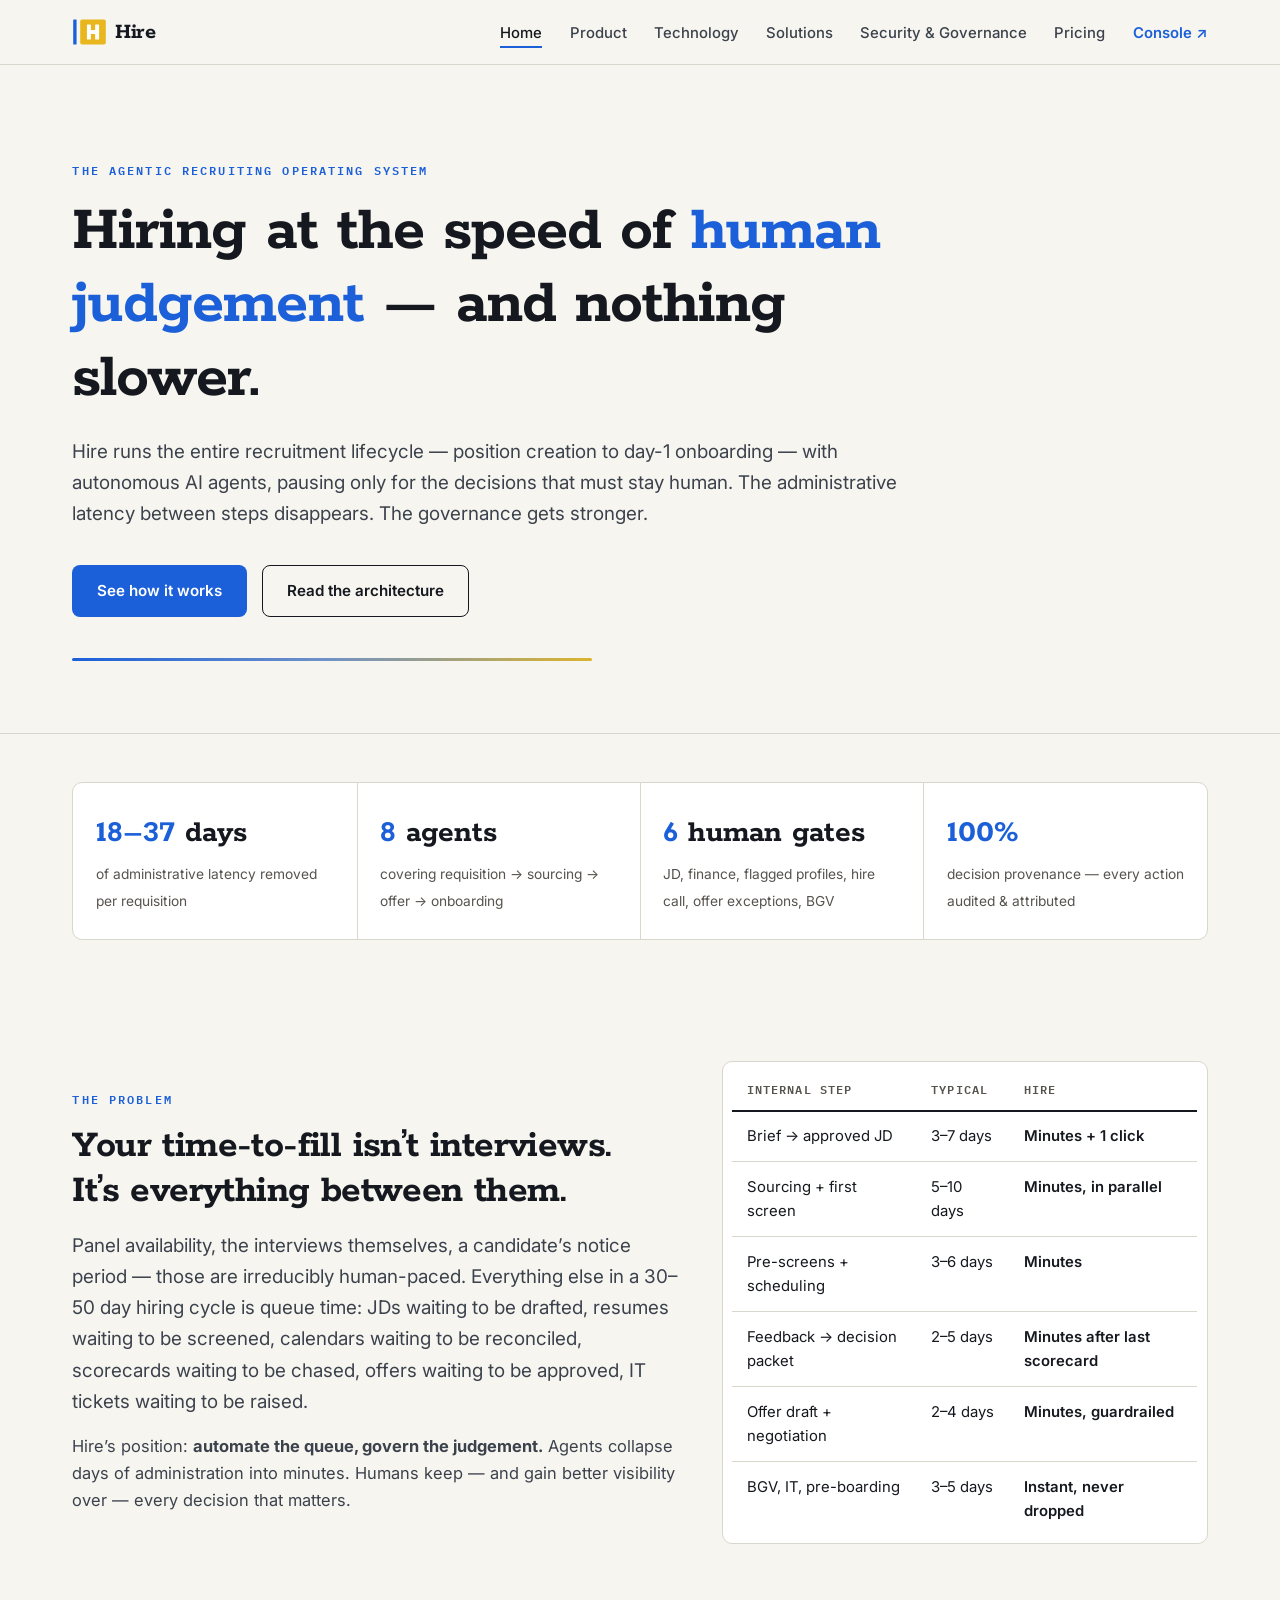
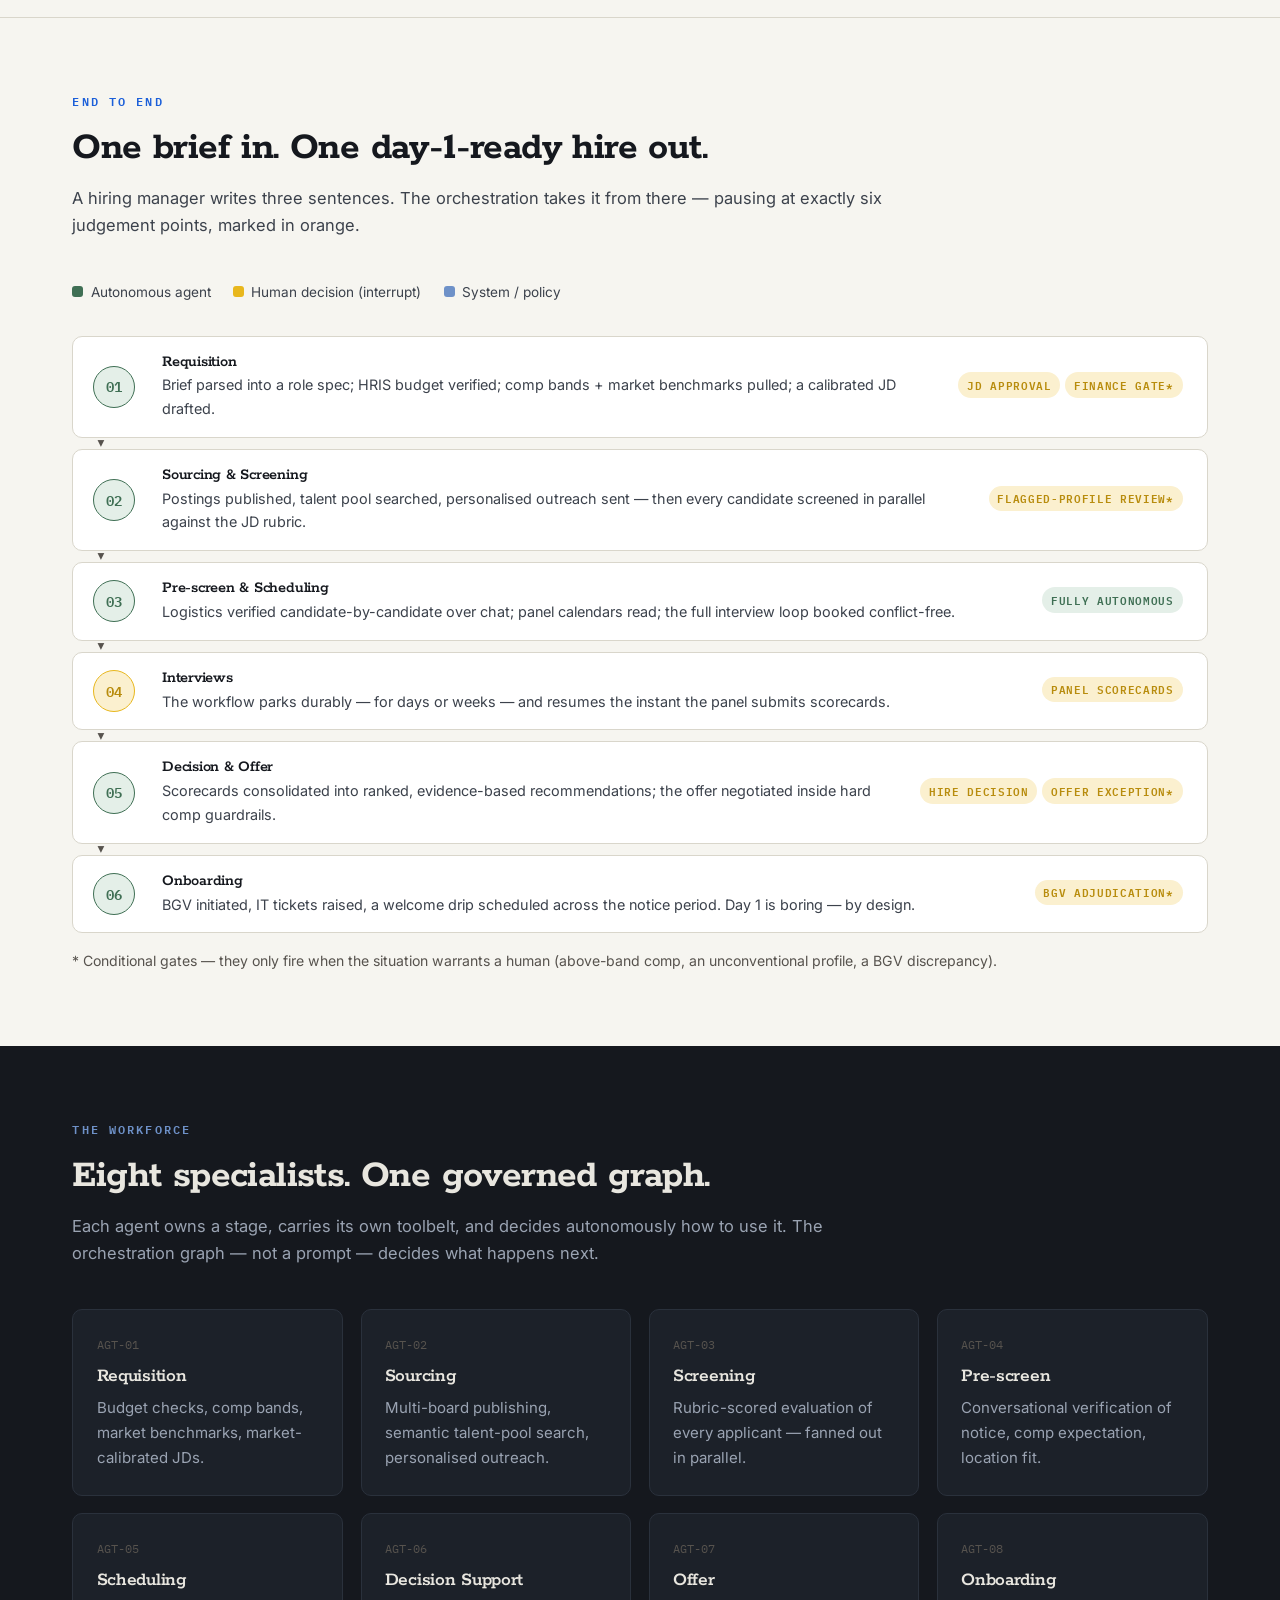
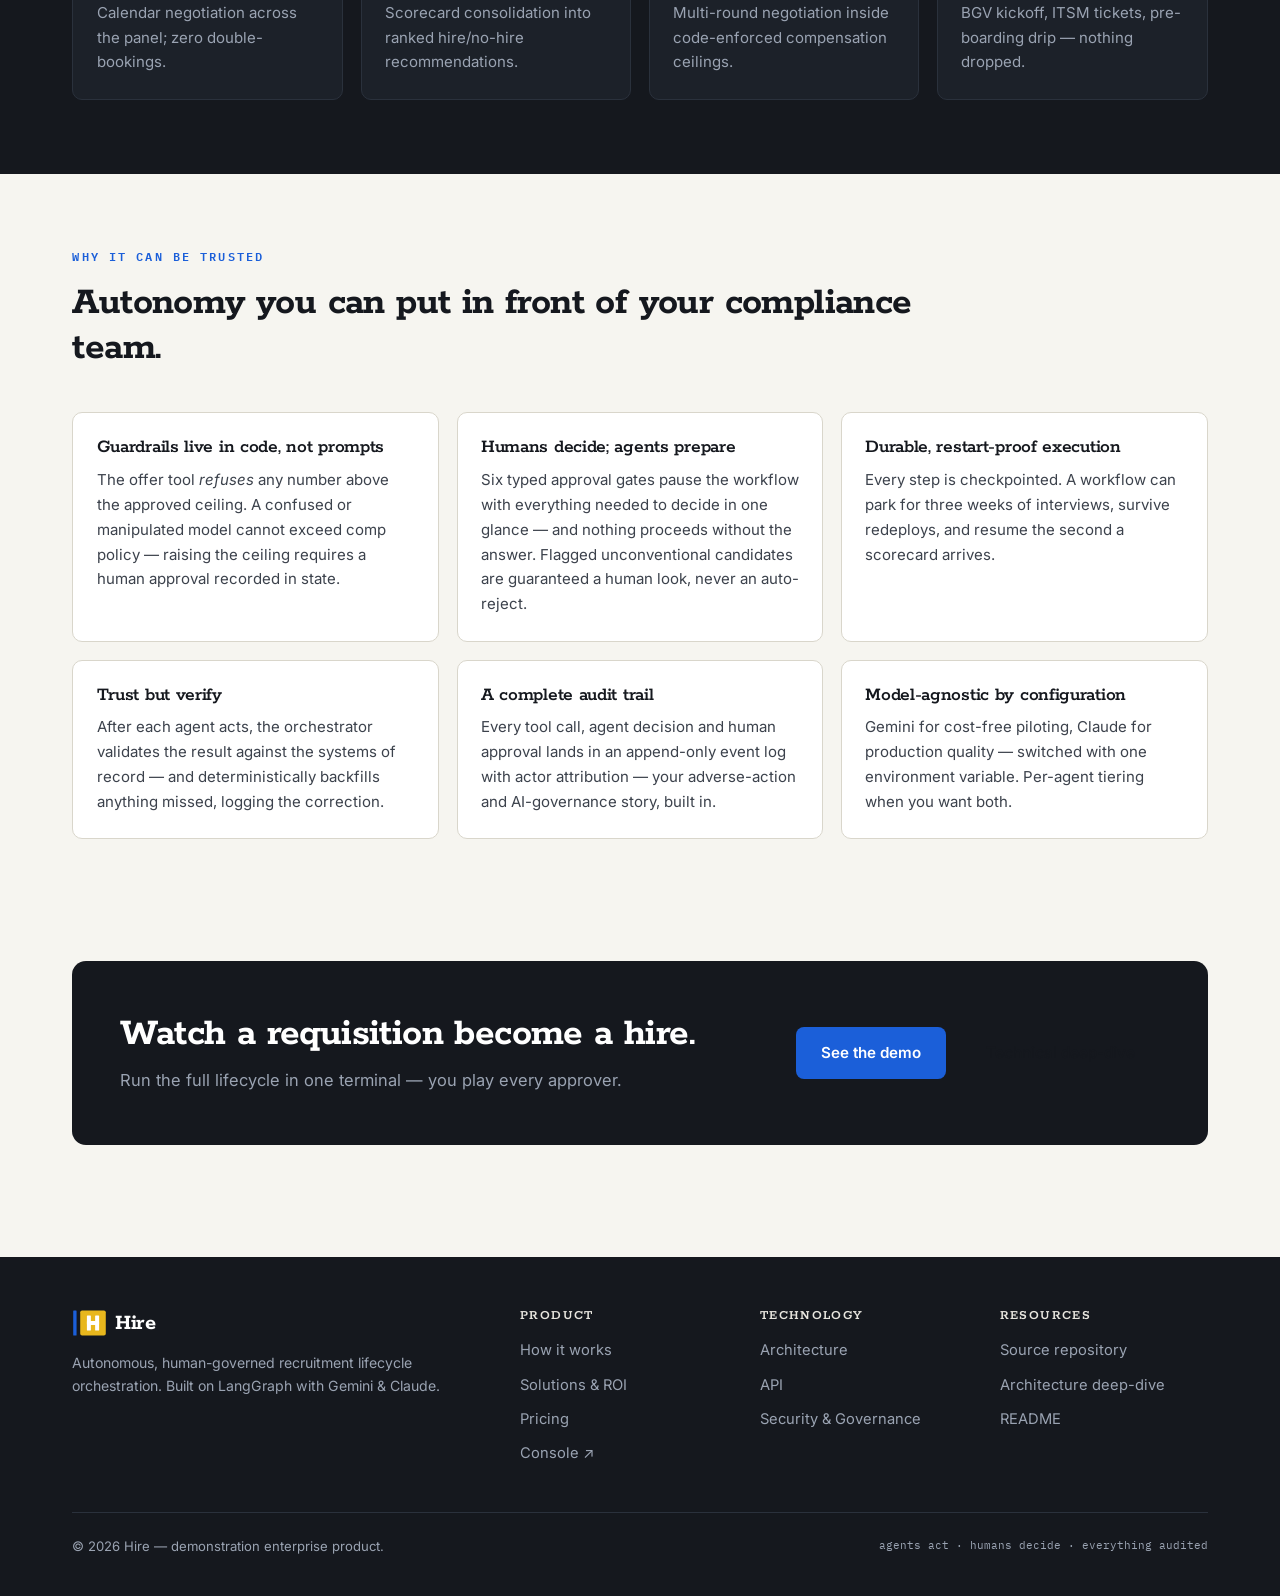
<file: website/index.html>
<!DOCTYPE html>
<html lang="en">
<head>
  <meta charset="UTF-8">
  <meta name="viewport" content="width=device-width, initial-scale=1.0">
  <title>Hire — Autonomous, Human-Governed Recruiting</title>
  <meta name="description" content="Hire runs the entire recruitment lifecycle — position creation to onboarding — with autonomous AI agents and governed human-in-the-loop checkpoints.">
  <link rel="preconnect" href="https://fonts.googleapis.com">
  <link href="https://fonts.googleapis.com/css2?family=Rokkitt:wght@500;600;700;800&family=Inter:wght@400;500;600&family=IBM+Plex+Mono:wght@400;600&display=swap" rel="stylesheet">
  <link rel="icon" type="image/svg+xml" href="assets/brand/logo-favicon.svg">
  <link rel="apple-touch-icon" href="assets/brand/logo-favicon.svg">
  <link rel="stylesheet" href="assets/css/style.css">
</head>
<body>

<header class="nav">
  <div class="wrap nav-inner">
    <a class="logo" href="index.html"><img class="brand-mark" src="assets/brand/logo-mark.svg" alt="" width="34" height="30"><span class="brand-word">Hire</span></a>
    <button class="nav-toggle" aria-label="Menu">☰</button>
    <ul class="nav-links">
      <li><a href="index.html">Home</a></li>
      <li><a href="product.html">Product</a></li>
      <li><a href="technology.html">Technology</a></li>
      <li><a href="solutions.html">Solutions</a></li>
      <li><a href="security.html">Security &amp; Governance</a></li>
      <li><a href="pricing.html">Pricing</a></li>
      <li><a class="nav-console" href="app/">Console ↗</a></li>
    </ul>
  </div>
</header>

<!-- ============================ HERO ============================ -->
<section class="hero">
  <div class="wrap">
    <span class="kicker">The Agentic Recruiting Operating System</span>
    <h1>Hiring at the speed of <em>human judgement</em> — and nothing slower.</h1>
    <p class="lede">
      Hire runs the entire recruitment lifecycle — position creation to day-1 onboarding —
      with autonomous AI agents, pausing only for the decisions that must stay human.
      The administrative latency between steps disappears. The governance gets stronger.
    </p>
    <div class="btn-row">
      <a class="btn btn-primary" href="product.html">See how it works</a>
      <a class="btn btn-ghost" href="technology.html">Read the architecture</a>
    </div>
    <hr class="flowline" aria-hidden="true" style="margin-top:2.6rem; max-width:520px">
  </div>
</section>

<!-- ============================ STATS ============================ -->
<section class="tight">
  <div class="wrap">
    <div class="stats reveal">
      <div class="stat"><span class="num"><span>18–37</span> days</span><span class="lbl">of administrative latency removed per requisition</span></div>
      <div class="stat"><span class="num"><span>8</span> agents</span><span class="lbl">covering requisition → sourcing → offer → onboarding</span></div>
      <div class="stat"><span class="num"><span>6</span> human gates</span><span class="lbl">JD, finance, flagged profiles, hire call, offer exceptions, BGV</span></div>
      <div class="stat"><span class="num"><span>100%</span></span><span class="lbl">decision provenance — every action audited &amp; attributed</span></div>
    </div>
  </div>
</section>

<!-- ============================ PROBLEM ============================ -->
<section>
  <div class="wrap split wide-left">
    <div class="reveal">
      <span class="kicker">The Problem</span>
      <h2>Your time-to-fill isn’t interviews.<br>It’s everything between them.</h2>
      <p class="lede" style="margin-top:1rem">
        Panel availability, the interviews themselves, a candidate’s notice period — those are
        irreducibly human-paced. Everything else in a 30–50 day hiring cycle is queue time:
        JDs waiting to be drafted, resumes waiting to be screened, calendars waiting to be
        reconciled, scorecards waiting to be chased, offers waiting to be approved, IT tickets
        waiting to be raised.
      </p>
      <p style="margin-top:1rem; color:var(--ink-soft)">
        Hire’s position: <strong>automate the queue, govern the judgement.</strong>
        Agents collapse days of administration into minutes. Humans keep — and gain better
        visibility over — every decision that matters.
      </p>
    </div>
    <div class="reveal">
      <div class="table-card">
        <table>
          <thead><tr><th>Internal step</th><th>Typical</th><th>Hire</th></tr></thead>
          <tbody>
            <tr><td>Brief → approved JD</td><td>3–7 days</td><td><strong>Minutes + 1 click</strong></td></tr>
            <tr><td>Sourcing + first screen</td><td>5–10 days</td><td><strong>Minutes, in parallel</strong></td></tr>
            <tr><td>Pre-screens + scheduling</td><td>3–6 days</td><td><strong>Minutes</strong></td></tr>
            <tr><td>Feedback → decision packet</td><td>2–5 days</td><td><strong>Minutes after last scorecard</strong></td></tr>
            <tr><td>Offer draft + negotiation</td><td>2–4 days</td><td><strong>Minutes, guardrailed</strong></td></tr>
            <tr><td>BGV, IT, pre-boarding</td><td>3–5 days</td><td><strong>Instant, never dropped</strong></td></tr>
          </tbody>
        </table>
      </div>
    </div>
  </div>
</section>

<hr class="divider">

<!-- ============================ LIFECYCLE ============================ -->
<section>
  <div class="wrap">
    <div class="section-head reveal">
      <span class="kicker">End to End</span>
      <h2>One brief in. One day-1-ready hire out.</h2>
      <p>A hiring manager writes three sentences. The orchestration takes it from there —
         pausing at exactly six judgement points, marked in orange.</p>
    </div>
    <div class="legend reveal">
      <span><i class="i-agent"></i>Autonomous agent</span>
      <span><i class="i-human"></i>Human decision (interrupt)</span>
      <span><i class="i-system"></i>System / policy</span>
    </div>
    <div class="flow">
      <div class="flow-step is-agent reveal">
        <div class="flow-idx">01</div>
        <div class="flow-body"><h4>Requisition</h4>
          <p>Brief parsed into a role spec; HRIS budget verified; comp bands + market benchmarks pulled; a calibrated JD drafted.</p></div>
        <div class="flow-side"><span class="tag tag-human">JD approval</span><span class="tag tag-human">Finance gate*</span></div>
      </div>
      <div class="flow-step is-agent reveal">
        <div class="flow-idx">02</div>
        <div class="flow-body"><h4>Sourcing &amp; Screening</h4>
          <p>Postings published, talent pool searched, personalised outreach sent — then every candidate screened in parallel against the JD rubric.</p></div>
        <div class="flow-side"><span class="tag tag-human">Flagged-profile review*</span></div>
      </div>
      <div class="flow-step is-agent reveal">
        <div class="flow-idx">03</div>
        <div class="flow-body"><h4>Pre-screen &amp; Scheduling</h4>
          <p>Logistics verified candidate-by-candidate over chat; panel calendars read; the full interview loop booked conflict-free.</p></div>
        <div class="flow-side"><span class="tag tag-agent">Fully autonomous</span></div>
      </div>
      <div class="flow-step is-human reveal">
        <div class="flow-idx">04</div>
        <div class="flow-body"><h4>Interviews</h4>
          <p>The workflow parks durably — for days or weeks — and resumes the instant the panel submits scorecards.</p></div>
        <div class="flow-side"><span class="tag tag-human">Panel scorecards</span></div>
      </div>
      <div class="flow-step is-agent reveal">
        <div class="flow-idx">05</div>
        <div class="flow-body"><h4>Decision &amp; Offer</h4>
          <p>Scorecards consolidated into ranked, evidence-based recommendations; the offer negotiated inside hard comp guardrails.</p></div>
        <div class="flow-side"><span class="tag tag-human">Hire decision</span><span class="tag tag-human">Offer exception*</span></div>
      </div>
      <div class="flow-step is-agent reveal">
        <div class="flow-idx">06</div>
        <div class="flow-body"><h4>Onboarding</h4>
          <p>BGV initiated, IT tickets raised, a welcome drip scheduled across the notice period. Day 1 is boring — by design.</p></div>
        <div class="flow-side"><span class="tag tag-human">BGV adjudication*</span></div>
      </div>
    </div>
    <p class="small muted" style="margin-top:1rem">* Conditional gates — they only fire when the situation warrants a human (above-band comp, an unconventional profile, a BGV discrepancy).</p>
  </div>
</section>

<!-- ============================ AGENTS ============================ -->
<section class="dark">
  <div class="wrap">
    <div class="section-head reveal">
      <span class="kicker">The Workforce</span>
      <h2>Eight specialists. One governed graph.</h2>
      <p>Each agent owns a stage, carries its own toolbelt, and decides autonomously how to use it.
         The orchestration graph — not a prompt — decides what happens next.</p>
    </div>
    <div class="grid cols-4">
      <div class="card reveal"><span class="card-num">AGT-01</span><h3>Requisition</h3><p>Budget checks, comp bands, market benchmarks, market-calibrated JDs.</p></div>
      <div class="card reveal"><span class="card-num">AGT-02</span><h3>Sourcing</h3><p>Multi-board publishing, semantic talent-pool search, personalised outreach.</p></div>
      <div class="card reveal"><span class="card-num">AGT-03</span><h3>Screening</h3><p>Rubric-scored evaluation of every applicant — fanned out in parallel.</p></div>
      <div class="card reveal"><span class="card-num">AGT-04</span><h3>Pre-screen</h3><p>Conversational verification of notice, comp expectation, location fit.</p></div>
      <div class="card reveal"><span class="card-num">AGT-05</span><h3>Scheduling</h3><p>Calendar negotiation across the panel; zero double-bookings.</p></div>
      <div class="card reveal"><span class="card-num">AGT-06</span><h3>Decision Support</h3><p>Scorecard consolidation into ranked hire/no-hire recommendations.</p></div>
      <div class="card reveal"><span class="card-num">AGT-07</span><h3>Offer</h3><p>Multi-round negotiation inside code-enforced compensation ceilings.</p></div>
      <div class="card reveal"><span class="card-num">AGT-08</span><h3>Onboarding</h3><p>BGV kickoff, ITSM tickets, pre-boarding drip — nothing dropped.</p></div>
    </div>
  </div>
</section>

<!-- ============================ DIFFERENTIATORS ============================ -->
<section>
  <div class="wrap">
    <div class="section-head reveal">
      <span class="kicker">Why It Can Be Trusted</span>
      <h2>Autonomy you can put in front of your compliance team.</h2>
    </div>
    <div class="grid cols-3">
      <div class="card reveal">
        <h3>Guardrails live in code, not prompts</h3>
        <p>The offer tool <em>refuses</em> any number above the approved ceiling. A confused or
           manipulated model cannot exceed comp policy — raising the ceiling requires a human
           approval recorded in state.</p>
      </div>
      <div class="card reveal">
        <h3>Humans decide; agents prepare</h3>
        <p>Six typed approval gates pause the workflow with everything needed to decide in one
           glance — and nothing proceeds without the answer. Flagged unconventional candidates
           are guaranteed a human look, never an auto-reject.</p>
      </div>
      <div class="card reveal">
        <h3>Durable, restart-proof execution</h3>
        <p>Every step is checkpointed. A workflow can park for three weeks of interviews,
           survive redeploys, and resume the second a scorecard arrives.</p>
      </div>
      <div class="card reveal">
        <h3>Trust but verify</h3>
        <p>After each agent acts, the orchestrator validates the result against the systems of
           record — and deterministically backfills anything missed, logging the correction.</p>
      </div>
      <div class="card reveal">
        <h3>A complete audit trail</h3>
        <p>Every tool call, agent decision and human approval lands in an append-only event log
           with actor attribution — your adverse-action and AI-governance story, built in.</p>
      </div>
      <div class="card reveal">
        <h3>Model-agnostic by configuration</h3>
        <p>Gemini for cost-free piloting, Claude for production quality — switched with one
           environment variable. Per-agent tiering when you want both.</p>
      </div>
    </div>
  </div>
</section>

<!-- ============================ CTA ============================ -->
<section class="tight">
  <div class="wrap">
    <div class="cta-band reveal">
      <div>
        <h2>Watch a requisition become a hire.</h2>
        <p>Run the full lifecycle in one terminal — you play every approver.</p>
      </div>
      <div class="btn-row">
        <a class="btn btn-primary" href="product.html#demo">See the demo</a>
        <a class="btn btn-ghost" href="technology.html">Technical deep-dive</a>
      </div>
    </div>
  </div>
</section>

<footer>
  <div class="wrap">
    <div class="foot-grid">
      <div>
        <a class="logo" href="index.html" style="color:#fff"><img class="brand-mark" src="assets/brand/logo-mark.svg" alt="" width="34" height="30"><span class="brand-word">Hire</span></a>
        <p class="small" style="margin-top:0.8rem">Autonomous, human-governed recruitment lifecycle orchestration.
           Built on LangGraph with Gemini &amp; Claude.</p>
      </div>
      <div><h4>Product</h4><ul>
        <li><a href="product.html">How it works</a></li>
        <li><a href="solutions.html">Solutions &amp; ROI</a></li>
        <li><a href="pricing.html">Pricing</a></li>
      <li><a class="nav-console" href="app/">Console ↗</a></li>
      </ul></div>
      <div><h4>Technology</h4><ul>
        <li><a href="technology.html">Architecture</a></li>
        <li><a href="technology.html#api">API</a></li>
        <li><a href="security.html">Security &amp; Governance</a></li>
      </ul></div>
      <div><h4>Resources</h4><ul>
        <li><a href="https://github.com/Cosmius-SK/recruiter">Source repository</a></li>
        <li><a href="https://github.com/Cosmius-SK/recruiter/blob/main/docs/architecture.md">Architecture deep-dive</a></li>
        <li><a href="https://github.com/Cosmius-SK/recruiter/blob/main/README.md">README</a></li>
      </ul></div>
    </div>
    <div class="foot-note">
      <span>© 2026 Hire — demonstration enterprise product.</span>
      <span class="mono">agents act · humans decide · everything audited</span>
    </div>
  </div>
</footer>

<script src="assets/js/main.js"></script>
</body>
</html>
</file>
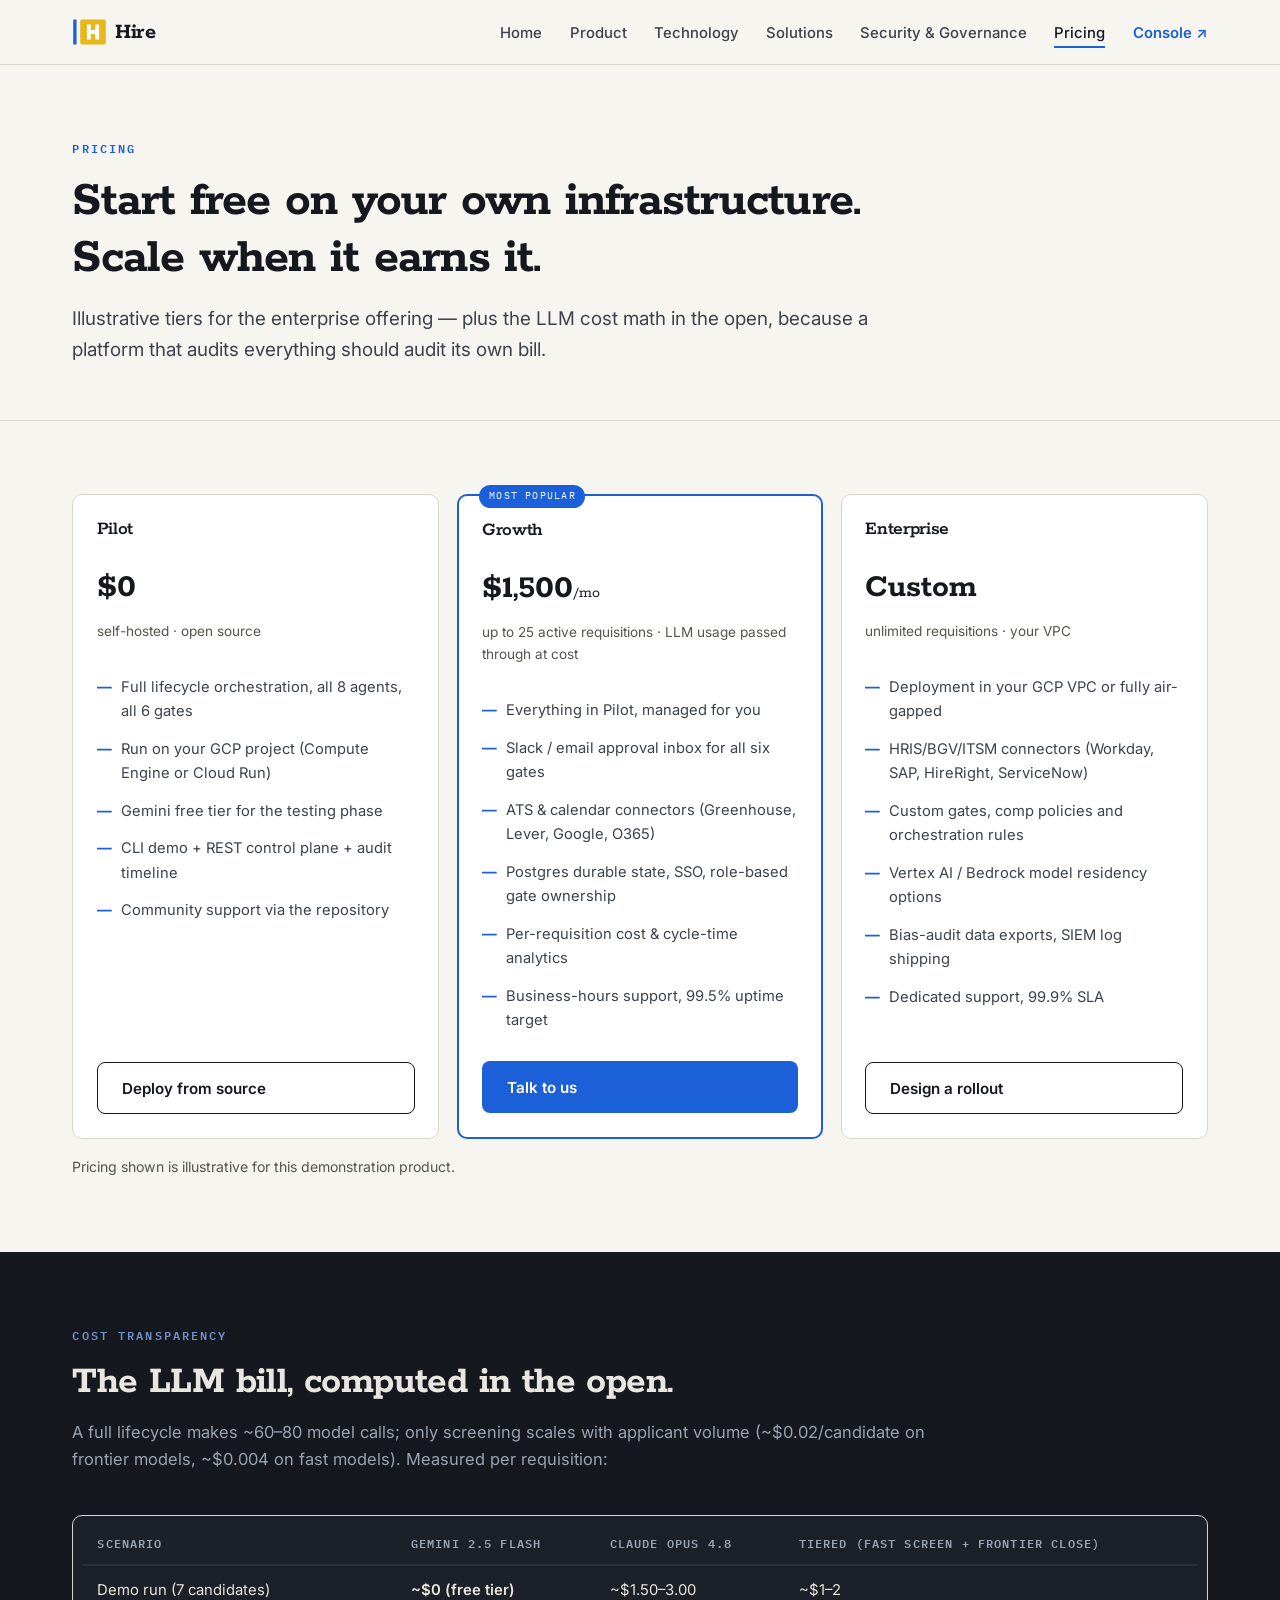
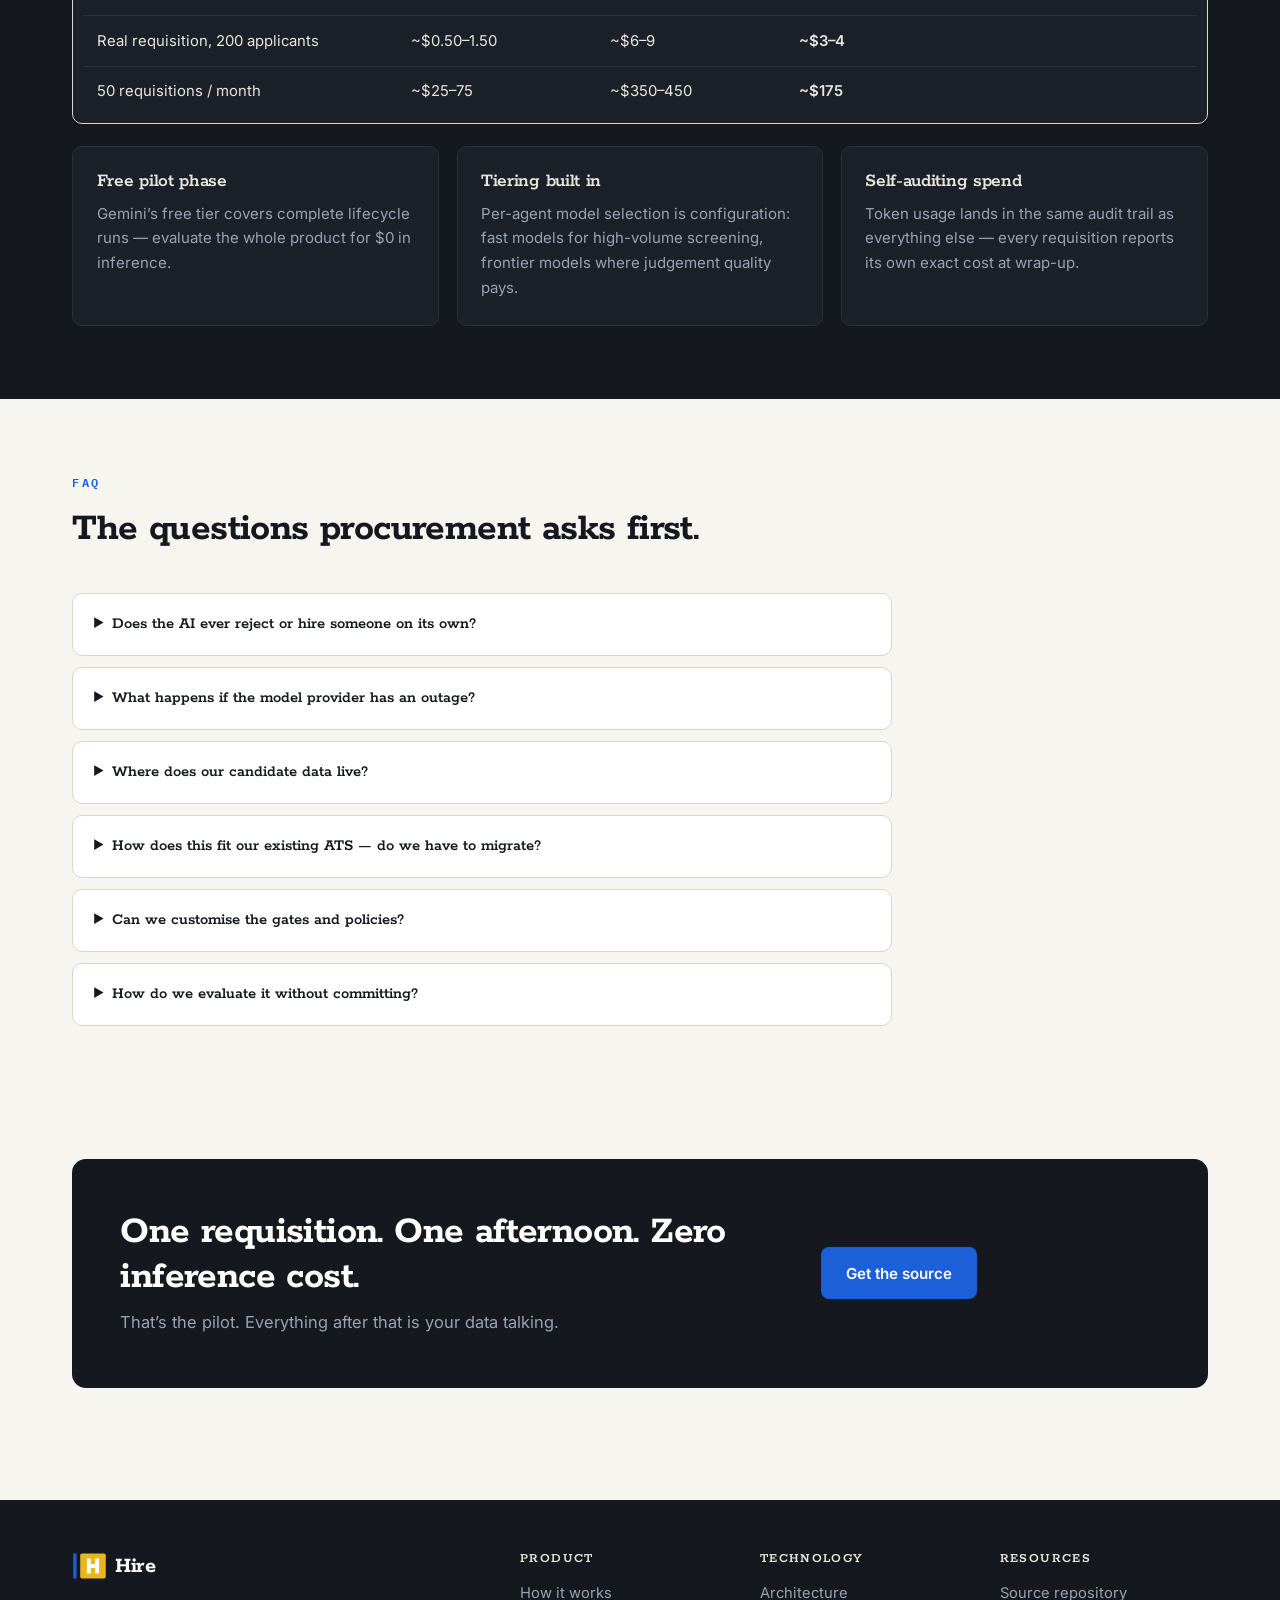
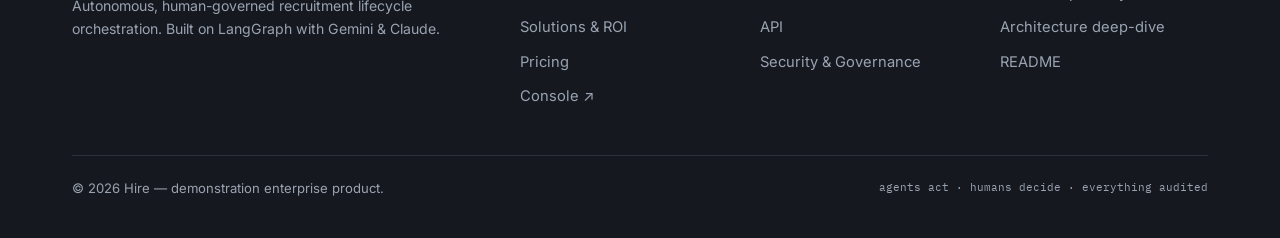
<file: website/pricing.html>
<!DOCTYPE html>
<html lang="en">
<head>
  <meta charset="UTF-8">
  <meta name="viewport" content="width=device-width, initial-scale=1.0">
  <title>Pricing — Hire</title>
  <meta name="description" content="Hire pricing tiers and transparent LLM cost math per requisition.">
  <link rel="preconnect" href="https://fonts.googleapis.com">
  <link href="https://fonts.googleapis.com/css2?family=Rokkitt:wght@500;600;700;800&family=Inter:wght@400;500;600&family=IBM+Plex+Mono:wght@400;600&display=swap" rel="stylesheet">
  <link rel="icon" type="image/svg+xml" href="assets/brand/logo-favicon.svg">
  <link rel="apple-touch-icon" href="assets/brand/logo-favicon.svg">
  <link rel="stylesheet" href="assets/css/style.css">
</head>
<body>

<header class="nav">
  <div class="wrap nav-inner">
    <a class="logo" href="index.html"><img class="brand-mark" src="assets/brand/logo-mark.svg" alt="" width="34" height="30"><span class="brand-word">Hire</span></a>
    <button class="nav-toggle" aria-label="Menu">☰</button>
    <ul class="nav-links">
      <li><a href="index.html">Home</a></li>
      <li><a href="product.html">Product</a></li>
      <li><a href="technology.html">Technology</a></li>
      <li><a href="solutions.html">Solutions</a></li>
      <li><a href="security.html">Security &amp; Governance</a></li>
      <li><a href="pricing.html">Pricing</a></li>
      <li><a class="nav-console" href="app/">Console ↗</a></li>
    </ul>
  </div>
</header>

<section class="page-hero">
  <div class="wrap">
    <span class="kicker">Pricing</span>
    <h1>Start free on your own infrastructure. Scale when it earns it.</h1>
    <p class="lede">Illustrative tiers for the enterprise offering — plus the LLM cost math in the open,
    because a platform that audits everything should audit its own bill.</p>
  </div>
</section>

<!-- ============ TIERS ============ -->
<section>
  <div class="wrap">
    <div class="grid cols-3">
      <div class="card price-card reveal">
        <h3>Pilot</h3>
        <div class="price">$0</div>
        <div class="per">self-hosted · open source</div>
        <ul>
          <li>Full lifecycle orchestration, all 8 agents, all 6 gates</li>
          <li>Run on your GCP project (Compute Engine or Cloud Run)</li>
          <li>Gemini free tier for the testing phase</li>
          <li>CLI demo + REST control plane + audit timeline</li>
          <li>Community support via the repository</li>
        </ul>
        <a class="btn btn-ghost" href="https://github.com/Cosmius-SK/recruiter">Deploy from source</a>
      </div>

      <div class="card price-card featured reveal">
        <h3>Growth</h3>
        <div class="price">$1,500<span style="font-size:1rem; font-weight:400">/mo</span></div>
        <div class="per">up to 25 active requisitions · LLM usage passed through at cost</div>
        <ul>
          <li>Everything in Pilot, managed for you</li>
          <li>Slack / email approval inbox for all six gates</li>
          <li>ATS &amp; calendar connectors (Greenhouse, Lever, Google, O365)</li>
          <li>Postgres durable state, SSO, role-based gate ownership</li>
          <li>Per-requisition cost &amp; cycle-time analytics</li>
          <li>Business-hours support, 99.5% uptime target</li>
        </ul>
        <a class="btn btn-primary" href="#contact">Talk to us</a>
      </div>

      <div class="card price-card reveal">
        <h3>Enterprise</h3>
        <div class="price">Custom</div>
        <div class="per">unlimited requisitions · your VPC</div>
        <ul>
          <li>Deployment in your GCP VPC or fully air-gapped</li>
          <li>HRIS/BGV/ITSM connectors (Workday, SAP, HireRight, ServiceNow)</li>
          <li>Custom gates, comp policies and orchestration rules</li>
          <li>Vertex AI / Bedrock model residency options</li>
          <li>Bias-audit data exports, SIEM log shipping</li>
          <li>Dedicated support, 99.9% SLA</li>
        </ul>
        <a class="btn btn-ghost" href="#contact">Design a rollout</a>
      </div>
    </div>
    <p class="small muted reveal" style="margin-top:1rem">Pricing shown is illustrative for this demonstration product.</p>
  </div>
</section>

<!-- ============ LLM COST MATH ============ -->
<section class="dark">
  <div class="wrap">
    <div class="section-head reveal">
      <span class="kicker">Cost Transparency</span>
      <h2>The LLM bill, computed in the open.</h2>
      <p>A full lifecycle makes ~60–80 model calls; only screening scales with applicant volume
      (~$0.02/candidate on frontier models, ~$0.004 on fast models). Measured per requisition:</p>
    </div>
    <div class="table-card reveal" style="background:var(--dark-card)">
      <table>
        <thead><tr><th>Scenario</th><th>Gemini 2.5 Flash</th><th>Claude Opus 4.8</th><th>Tiered (fast screen + frontier close)</th></tr></thead>
        <tbody>
          <tr><td>Demo run (7 candidates)</td><td><strong>~$0 (free tier)</strong></td><td>~$1.50–3.00</td><td>~$1–2</td></tr>
          <tr><td>Real requisition, 200 applicants</td><td>~$0.50–1.50</td><td>~$6–9</td><td><strong>~$3–4</strong></td></tr>
          <tr><td>50 requisitions / month</td><td>~$25–75</td><td>~$350–450</td><td><strong>~$175</strong></td></tr>
        </tbody>
      </table>
    </div>
    <div class="grid cols-3" style="margin-top:1.4rem">
      <div class="card reveal"><h3>Free pilot phase</h3><p>Gemini’s free tier covers complete lifecycle runs — evaluate the whole product for $0 in inference.</p></div>
      <div class="card reveal"><h3>Tiering built in</h3><p>Per-agent model selection is configuration: fast models for high-volume screening, frontier models where judgement quality pays.</p></div>
      <div class="card reveal"><h3>Self-auditing spend</h3><p>Token usage lands in the same audit trail as everything else — every requisition reports its own exact cost at wrap-up.</p></div>
    </div>
  </div>
</section>

<!-- ============ FAQ ============ -->
<section id="contact" class="anchor-offset">
  <div class="wrap">
    <div class="section-head reveal">
      <span class="kicker">FAQ</span>
      <h2>The questions procurement asks first.</h2>
    </div>
    <div style="max-width:820px">
      <details class="reveal"><summary>Does the AI ever reject or hire someone on its own?</summary>
        <p>No. Agents score, rank, recommend and prepare. Selection decisions are made by named humans at typed gates,
        and profiles the screener flags as unconventional are <em>guaranteed</em> a human review. The hire decision is
        always the hiring manager’s.</p></details>
      <details class="reveal"><summary>What happens if the model provider has an outage?</summary>
        <p>Workflows are checkpointed at every step: in-flight requisitions park safely and resume when inference returns.
        Switching providers (Gemini ↔ Claude) is one environment variable — no state is lost.</p></details>
      <details class="reveal"><summary>Where does our candidate data live?</summary>
        <p>In your database, on your infrastructure. The only external calls are model inference, and those can run on
        cloud-resident model endpoints (e.g. Vertex AI) — or fully private models — to satisfy data-processing rules.</p></details>
      <details class="reveal"><summary>How does this fit our existing ATS — do we have to migrate?</summary>
        <p>No migration. Hire orchestrates <em>across</em> your existing systems through an adapter layer; the ATS
        remains the system of record for candidates, the HRIS for budgets and bands.</p></details>
      <details class="reveal"><summary>Can we customise the gates and policies?</summary>
        <p>Yes — gates, loop caps, shortlist size, comp rules and routing are explicit configuration and code, not prompt
        folklore. Adding a gate is ~10 lines plus a payload contract; it ships with tests.</p></details>
      <details class="reveal"><summary>How do we evaluate it without committing?</summary>
        <p>Run the open-source pilot on one real requisition in your GCP project with free-tier inference, then compare
        the audit timeline against your last comparable hire. The data decides.</p></details>
    </div>
  </div>
</section>

<!-- ============ CTA ============ -->
<section class="tight">
  <div class="wrap">
    <div class="cta-band reveal">
      <div>
        <h2>One requisition. One afternoon. Zero inference cost.</h2>
        <p>That’s the pilot. Everything after that is your data talking.</p>
      </div>
      <div class="btn-row">
        <a class="btn btn-primary" href="https://github.com/Cosmius-SK/recruiter">Get the source</a>
        <a class="btn btn-ghost" href="product.html#demo">Watch the demo</a>
      </div>
    </div>
  </div>
</section>

<footer>
  <div class="wrap">
    <div class="foot-grid">
      <div>
        <a class="logo" href="index.html" style="color:#fff"><img class="brand-mark" src="assets/brand/logo-mark.svg" alt="" width="34" height="30"><span class="brand-word">Hire</span></a>
        <p class="small" style="margin-top:0.8rem">Autonomous, human-governed recruitment lifecycle orchestration.
           Built on LangGraph with Gemini &amp; Claude.</p>
      </div>
      <div><h4>Product</h4><ul>
        <li><a href="product.html">How it works</a></li>
        <li><a href="solutions.html">Solutions &amp; ROI</a></li>
        <li><a href="pricing.html">Pricing</a></li>
      <li><a class="nav-console" href="app/">Console ↗</a></li>
      </ul></div>
      <div><h4>Technology</h4><ul>
        <li><a href="technology.html">Architecture</a></li>
        <li><a href="technology.html#api">API</a></li>
        <li><a href="security.html">Security &amp; Governance</a></li>
      </ul></div>
      <div><h4>Resources</h4><ul>
        <li><a href="https://github.com/Cosmius-SK/recruiter">Source repository</a></li>
        <li><a href="https://github.com/Cosmius-SK/recruiter/blob/main/docs/architecture.md">Architecture deep-dive</a></li>
        <li><a href="https://github.com/Cosmius-SK/recruiter/blob/main/README.md">README</a></li>
      </ul></div>
    </div>
    <div class="foot-note">
      <span>© 2026 Hire — demonstration enterprise product.</span>
      <span class="mono">agents act · humans decide · everything audited</span>
    </div>
  </div>
</footer>

<script src="assets/js/main.js"></script>
</body>
</html>
</file>
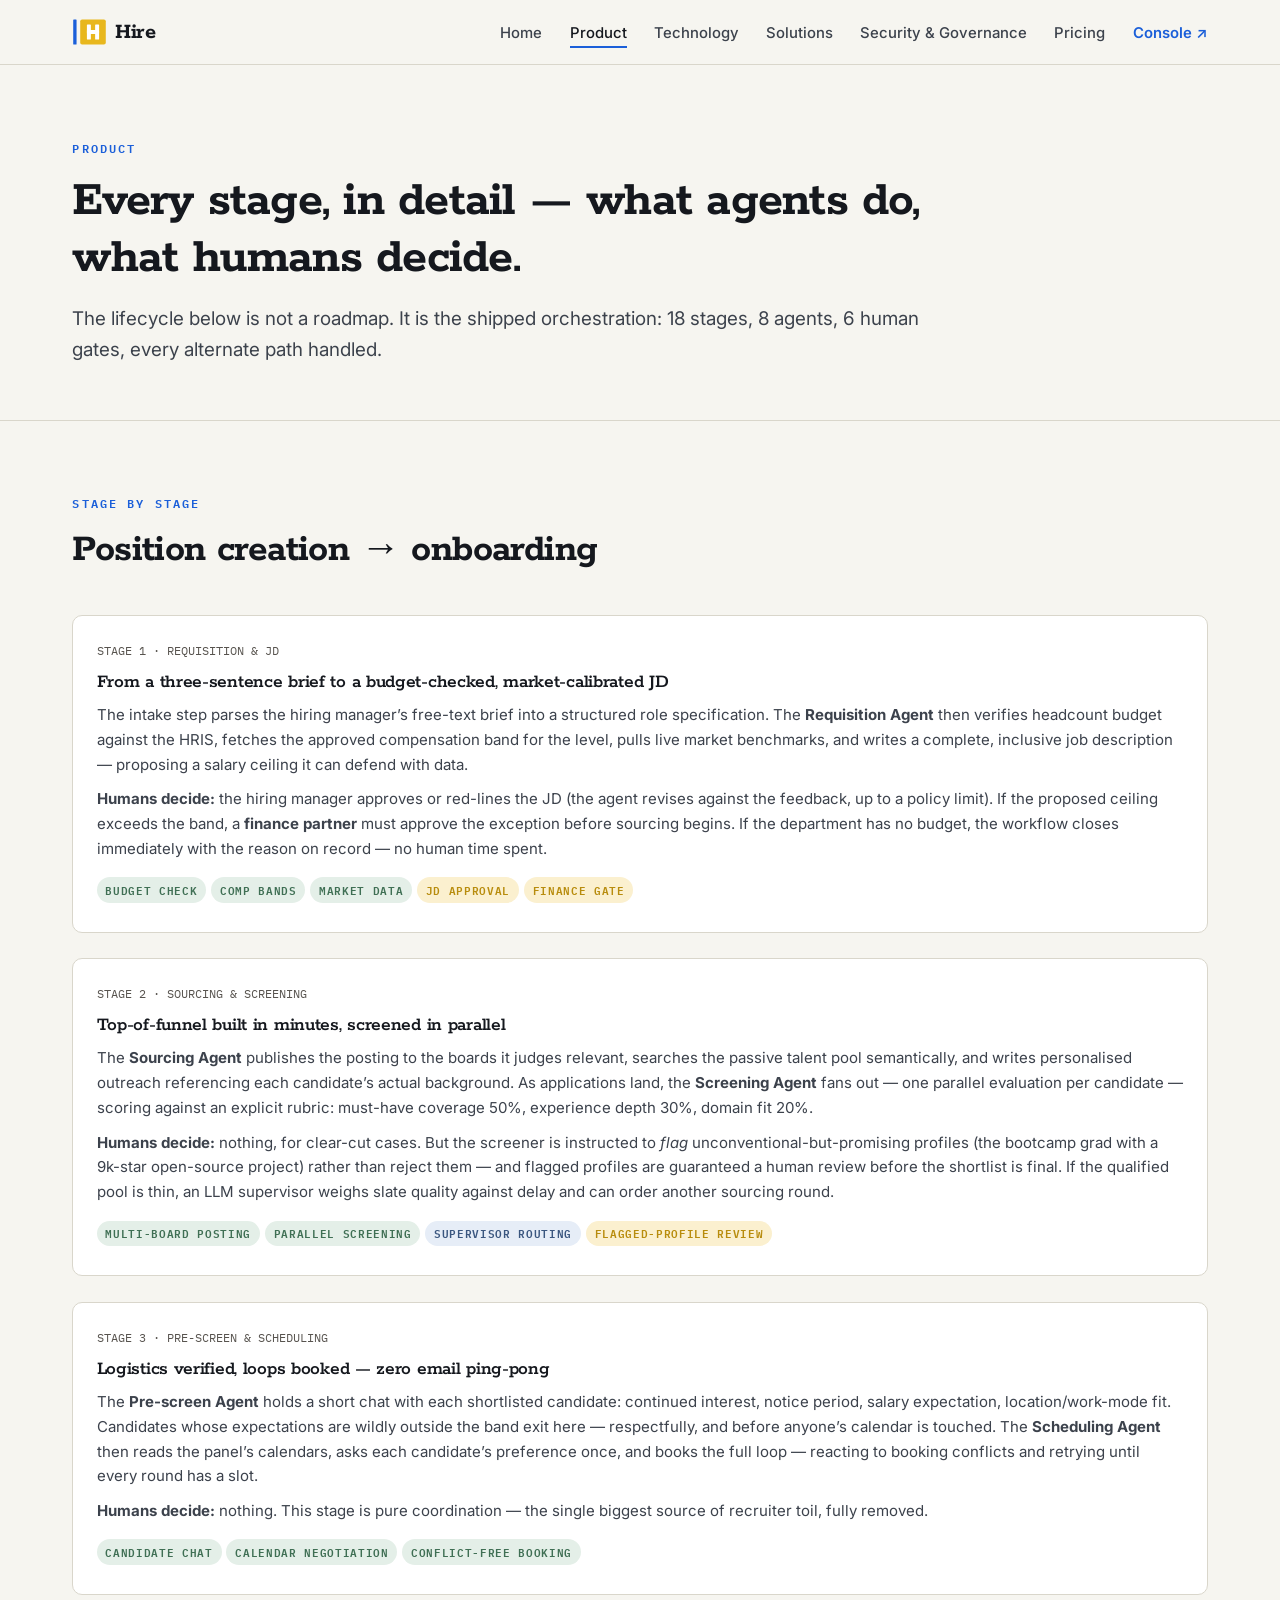
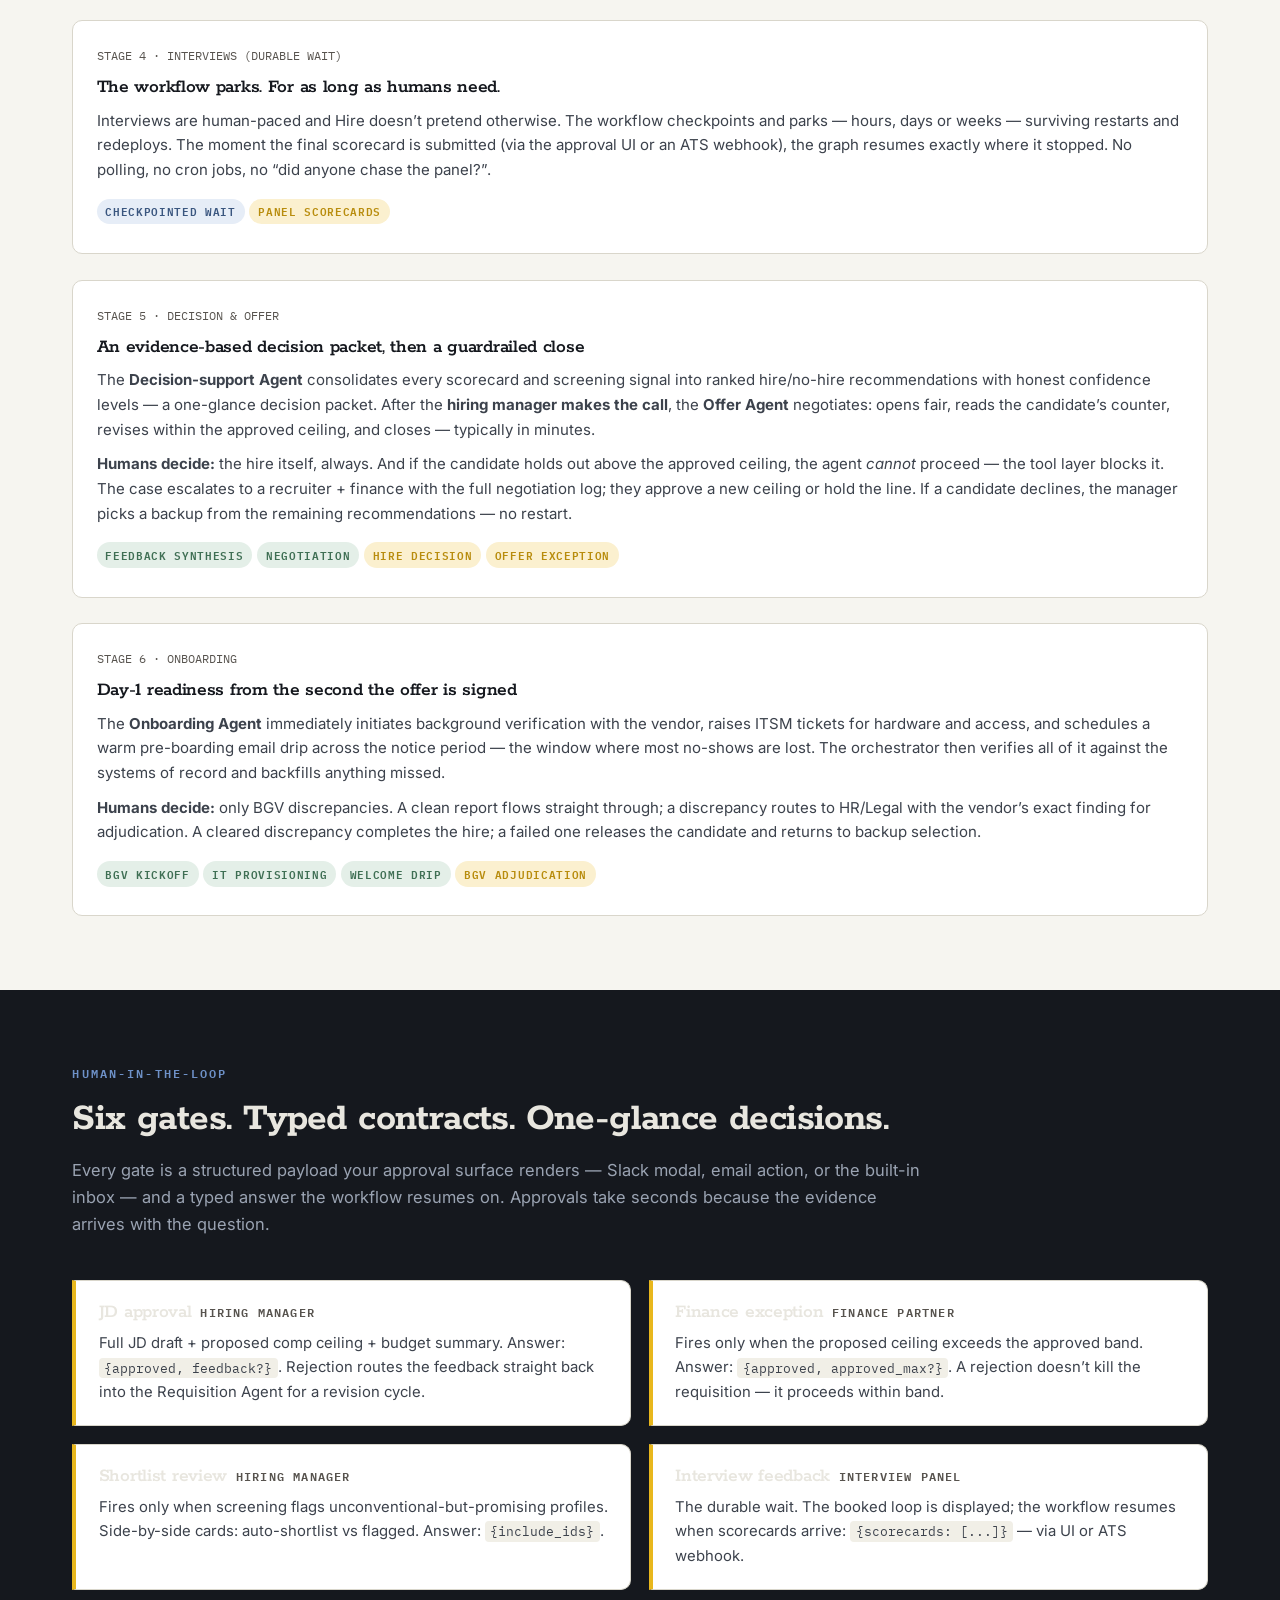
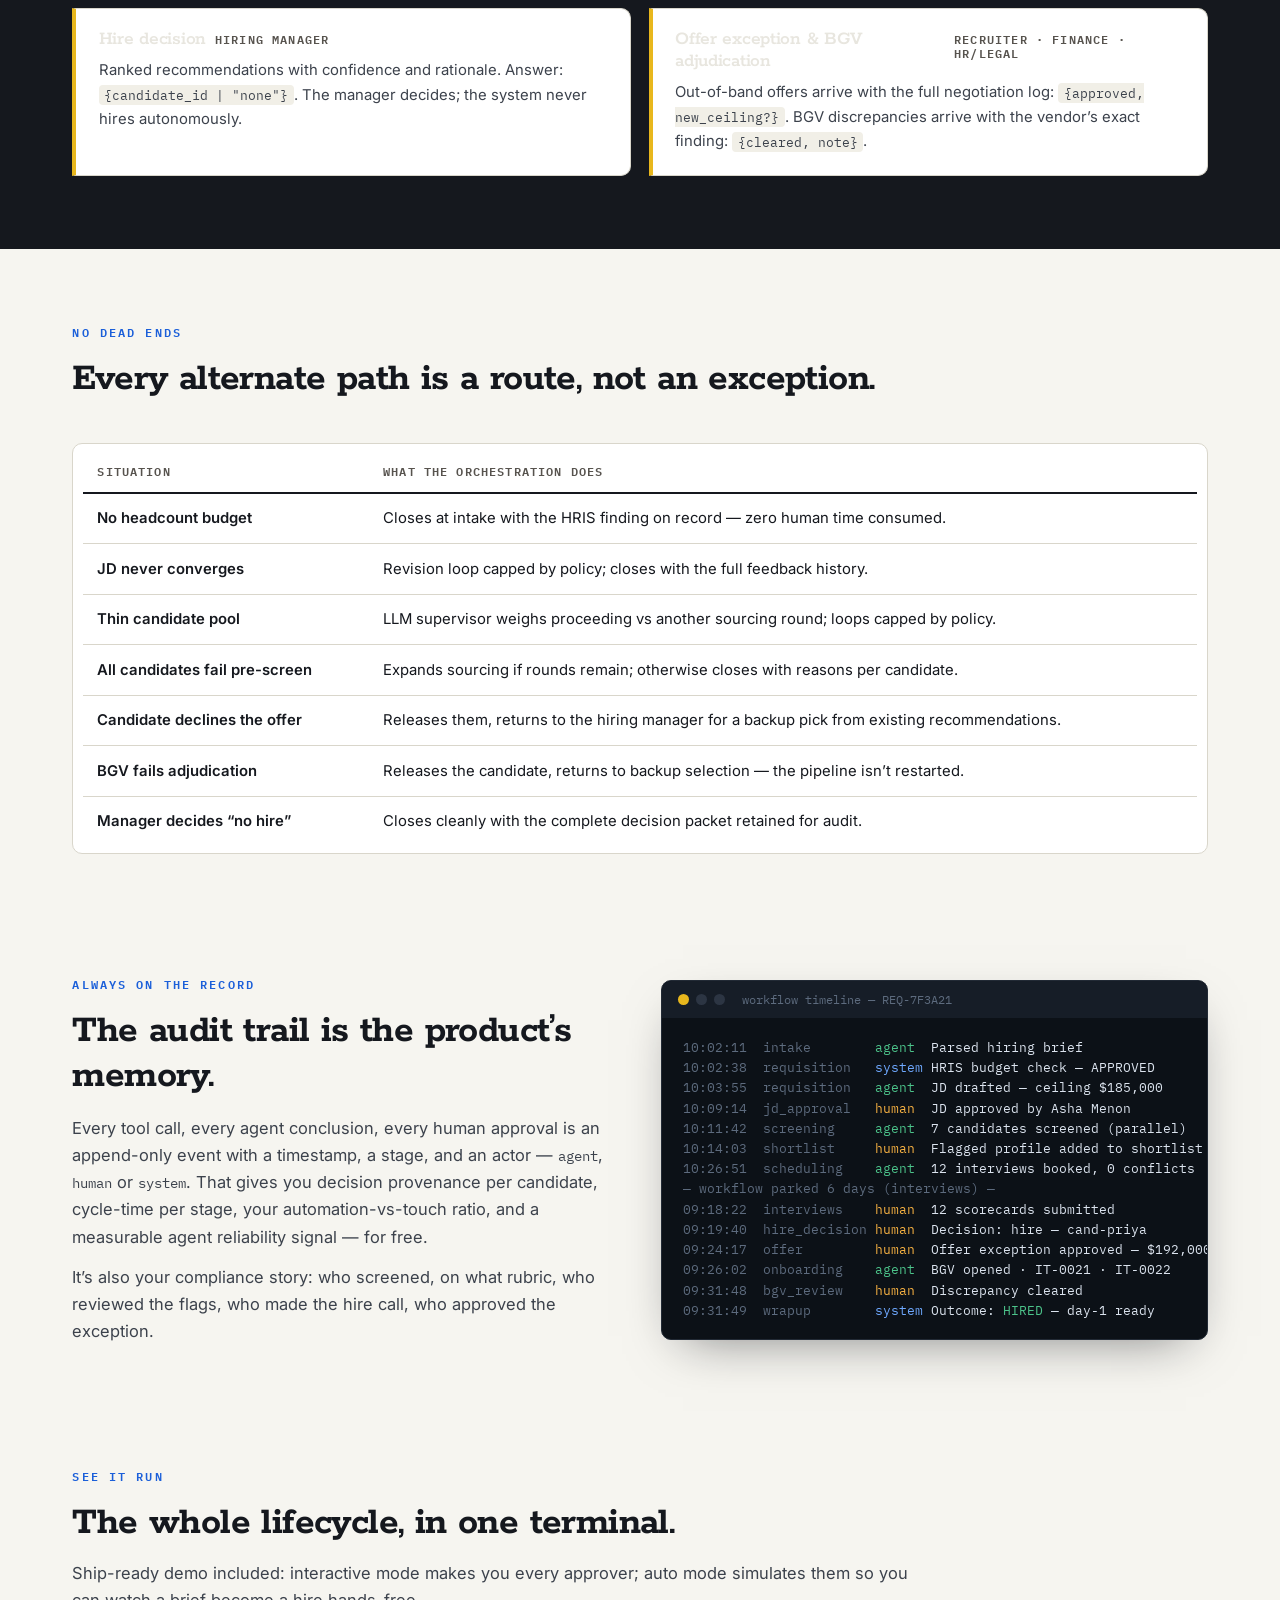
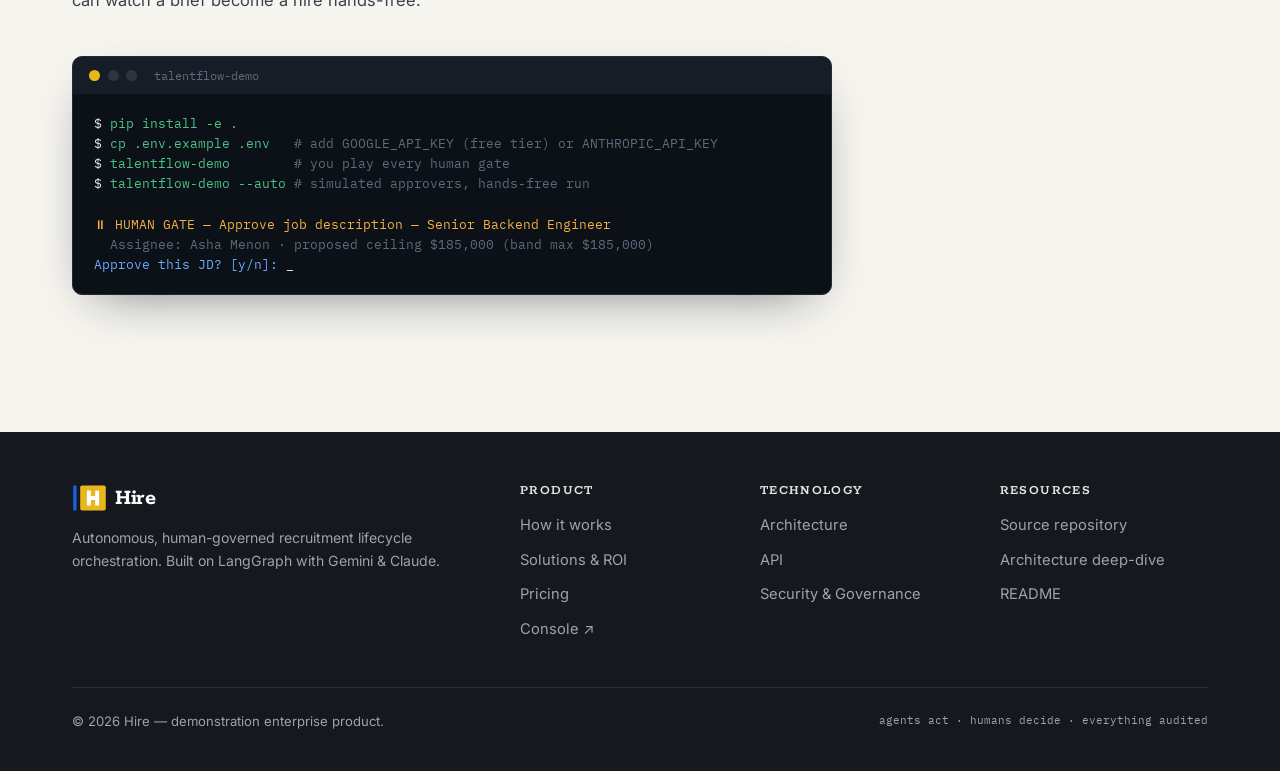
<file: website/product.html>
<!DOCTYPE html>
<html lang="en">
<head>
  <meta charset="UTF-8">
  <meta name="viewport" content="width=device-width, initial-scale=1.0">
  <title>Product — Hire</title>
  <meta name="description" content="Stage-by-stage: how Hire's agents run the recruitment lifecycle and exactly where humans stay in control.">
  <link rel="preconnect" href="https://fonts.googleapis.com">
  <link href="https://fonts.googleapis.com/css2?family=Rokkitt:wght@500;600;700;800&family=Inter:wght@400;500;600&family=IBM+Plex+Mono:wght@400;600&display=swap" rel="stylesheet">
  <link rel="icon" type="image/svg+xml" href="assets/brand/logo-favicon.svg">
  <link rel="apple-touch-icon" href="assets/brand/logo-favicon.svg">
  <link rel="stylesheet" href="assets/css/style.css">
</head>
<body>

<header class="nav">
  <div class="wrap nav-inner">
    <a class="logo" href="index.html"><img class="brand-mark" src="assets/brand/logo-mark.svg" alt="" width="34" height="30"><span class="brand-word">Hire</span></a>
    <button class="nav-toggle" aria-label="Menu">☰</button>
    <ul class="nav-links">
      <li><a href="index.html">Home</a></li>
      <li><a href="product.html">Product</a></li>
      <li><a href="technology.html">Technology</a></li>
      <li><a href="solutions.html">Solutions</a></li>
      <li><a href="security.html">Security &amp; Governance</a></li>
      <li><a href="pricing.html">Pricing</a></li>
      <li><a class="nav-console" href="app/">Console ↗</a></li>
    </ul>
  </div>
</header>

<section class="page-hero">
  <div class="wrap">
    <span class="kicker">Product</span>
    <h1>Every stage, in detail — what agents do, what humans decide.</h1>
    <p class="lede">The lifecycle below is not a roadmap. It is the shipped orchestration:
    18 stages, 8 agents, 6 human gates, every alternate path handled.</p>
  </div>
</section>

<!-- ============ STAGE BY STAGE ============ -->
<section>
  <div class="wrap">
    <div class="section-head reveal">
      <span class="kicker">Stage by Stage</span>
      <h2>Position creation → onboarding</h2>
    </div>

    <div class="grid" style="gap:1.6rem">

      <div class="card reveal">
        <span class="card-num">STAGE 1 · REQUISITION &amp; JD</span>
        <h3>From a three-sentence brief to a budget-checked, market-calibrated JD</h3>
        <p style="margin-top:0.6rem">The intake step parses the hiring manager’s free-text brief into a structured role
        specification. The <strong>Requisition Agent</strong> then verifies headcount budget against the HRIS, fetches the approved
        compensation band for the level, pulls live market benchmarks, and writes a complete, inclusive job description —
        proposing a salary ceiling it can defend with data.</p>
        <p style="margin-top:0.6rem"><strong>Humans decide:</strong> the hiring manager approves or red-lines the JD (the agent
        revises against the feedback, up to a policy limit). If the proposed ceiling exceeds the band, a
        <strong>finance partner</strong> must approve the exception before sourcing begins. If the department has no budget,
        the workflow closes immediately with the reason on record — no human time spent.</p>
        <div class="tag-row"><span class="tag tag-agent">budget check</span><span class="tag tag-agent">comp bands</span><span class="tag tag-agent">market data</span><span class="tag tag-human">JD approval</span><span class="tag tag-human">finance gate</span></div>
      </div>

      <div class="card reveal">
        <span class="card-num">STAGE 2 · SOURCING &amp; SCREENING</span>
        <h3>Top-of-funnel built in minutes, screened in parallel</h3>
        <p style="margin-top:0.6rem">The <strong>Sourcing Agent</strong> publishes the posting to the boards it judges relevant,
        searches the passive talent pool semantically, and writes personalised outreach referencing each candidate’s actual
        background. As applications land, the <strong>Screening Agent</strong> fans out — one parallel evaluation per candidate —
        scoring against an explicit rubric: must-have coverage 50%, experience depth 30%, domain fit 20%.</p>
        <p style="margin-top:0.6rem"><strong>Humans decide:</strong> nothing, for clear-cut cases. But the screener is
        instructed to <em>flag</em> unconventional-but-promising profiles (the bootcamp grad with a 9k-star open-source project)
        rather than reject them — and flagged profiles are guaranteed a human review before the shortlist is final. If the
        qualified pool is thin, an LLM supervisor weighs slate quality against delay and can order another sourcing round.</p>
        <div class="tag-row"><span class="tag tag-agent">multi-board posting</span><span class="tag tag-agent">parallel screening</span><span class="tag tag-system">supervisor routing</span><span class="tag tag-human">flagged-profile review</span></div>
      </div>

      <div class="card reveal">
        <span class="card-num">STAGE 3 · PRE-SCREEN &amp; SCHEDULING</span>
        <h3>Logistics verified, loops booked — zero email ping-pong</h3>
        <p style="margin-top:0.6rem">The <strong>Pre-screen Agent</strong> holds a short chat with each shortlisted candidate:
        continued interest, notice period, salary expectation, location/work-mode fit. Candidates whose expectations are
        wildly outside the band exit here — respectfully, and before anyone’s calendar is touched. The
        <strong>Scheduling Agent</strong> then reads the panel’s calendars, asks each candidate’s preference once, and books the
        full loop — reacting to booking conflicts and retrying until every round has a slot.</p>
        <p style="margin-top:0.6rem"><strong>Humans decide:</strong> nothing. This stage is pure coordination — the single
        biggest source of recruiter toil, fully removed.</p>
        <div class="tag-row"><span class="tag tag-agent">candidate chat</span><span class="tag tag-agent">calendar negotiation</span><span class="tag tag-agent">conflict-free booking</span></div>
      </div>

      <div class="card reveal">
        <span class="card-num">STAGE 4 · INTERVIEWS (DURABLE WAIT)</span>
        <h3>The workflow parks. For as long as humans need.</h3>
        <p style="margin-top:0.6rem">Interviews are human-paced and Hire doesn’t pretend otherwise. The workflow
        checkpoints and parks — hours, days or weeks — surviving restarts and redeploys. The moment the final scorecard is
        submitted (via the approval UI or an ATS webhook), the graph resumes exactly where it stopped. No polling, no cron
        jobs, no “did anyone chase the panel?”.</p>
        <div class="tag-row"><span class="tag tag-system">checkpointed wait</span><span class="tag tag-human">panel scorecards</span></div>
      </div>

      <div class="card reveal">
        <span class="card-num">STAGE 5 · DECISION &amp; OFFER</span>
        <h3>An evidence-based decision packet, then a guardrailed close</h3>
        <p style="margin-top:0.6rem">The <strong>Decision-support Agent</strong> consolidates every scorecard and screening
        signal into ranked hire/no-hire recommendations with honest confidence levels — a one-glance decision packet.
        After the <strong>hiring manager makes the call</strong>, the <strong>Offer Agent</strong> negotiates: opens fair,
        reads the candidate’s counter, revises within the approved ceiling, and closes — typically in minutes.</p>
        <p style="margin-top:0.6rem"><strong>Humans decide:</strong> the hire itself, always. And if the candidate holds out
        above the approved ceiling, the agent <em>cannot</em> proceed — the tool layer blocks it. The case escalates to a
        recruiter + finance with the full negotiation log; they approve a new ceiling or hold the line. If a candidate
        declines, the manager picks a backup from the remaining recommendations — no restart.</p>
        <div class="tag-row"><span class="tag tag-agent">feedback synthesis</span><span class="tag tag-agent">negotiation</span><span class="tag tag-human">hire decision</span><span class="tag tag-human">offer exception</span></div>
      </div>

      <div class="card reveal">
        <span class="card-num">STAGE 6 · ONBOARDING</span>
        <h3>Day-1 readiness from the second the offer is signed</h3>
        <p style="margin-top:0.6rem">The <strong>Onboarding Agent</strong> immediately initiates background verification with
        the vendor, raises ITSM tickets for hardware and access, and schedules a warm pre-boarding email drip across the
        notice period — the window where most no-shows are lost. The orchestrator then verifies all of it against the
        systems of record and backfills anything missed.</p>
        <p style="margin-top:0.6rem"><strong>Humans decide:</strong> only BGV discrepancies. A clean report flows straight
        through; a discrepancy routes to HR/Legal with the vendor’s exact finding for adjudication. A cleared discrepancy
        completes the hire; a failed one releases the candidate and returns to backup selection.</p>
        <div class="tag-row"><span class="tag tag-agent">BGV kickoff</span><span class="tag tag-agent">IT provisioning</span><span class="tag tag-agent">welcome drip</span><span class="tag tag-human">BGV adjudication</span></div>
      </div>

    </div>
  </div>
</section>

<!-- ============ GATE CONTRACTS ============ -->
<section class="dark">
  <div class="wrap">
    <div class="section-head reveal">
      <span class="kicker">Human-in-the-Loop</span>
      <h2>Six gates. Typed contracts. One-glance decisions.</h2>
      <p>Every gate is a structured payload your approval surface renders — Slack modal, email
         action, or the built-in inbox — and a typed answer the workflow resumes on. Approvals
         take seconds because the evidence arrives with the question.</p>
    </div>
    <div class="grid cols-2">
      <div class="gate reveal"><h3>JD approval <span class="gate-owner">hiring manager</span></h3>
        <p>Full JD draft + proposed comp ceiling + budget summary. Answer: <code>{approved, feedback?}</code>.
        Rejection routes the feedback straight back into the Requisition Agent for a revision cycle.</p></div>
      <div class="gate reveal"><h3>Finance exception <span class="gate-owner">finance partner</span></h3>
        <p>Fires only when the proposed ceiling exceeds the approved band. Answer:
        <code>{approved, approved_max?}</code>. A rejection doesn’t kill the requisition — it proceeds within band.</p></div>
      <div class="gate reveal"><h3>Shortlist review <span class="gate-owner">hiring manager</span></h3>
        <p>Fires only when screening flags unconventional-but-promising profiles. Side-by-side cards:
        auto-shortlist vs flagged. Answer: <code>{include_ids}</code>.</p></div>
      <div class="gate reveal"><h3>Interview feedback <span class="gate-owner">interview panel</span></h3>
        <p>The durable wait. The booked loop is displayed; the workflow resumes when scorecards arrive:
        <code>{scorecards: [...]}</code> — via UI or ATS webhook.</p></div>
      <div class="gate reveal"><h3>Hire decision <span class="gate-owner">hiring manager</span></h3>
        <p>Ranked recommendations with confidence and rationale. Answer: <code>{candidate_id | "none"}</code>.
        The manager decides; the system never hires autonomously.</p></div>
      <div class="gate reveal"><h3>Offer exception &amp; BGV adjudication <span class="gate-owner">recruiter · finance · HR/legal</span></h3>
        <p>Out-of-band offers arrive with the full negotiation log: <code>{approved, new_ceiling?}</code>.
        BGV discrepancies arrive with the vendor’s exact finding: <code>{cleared, note}</code>.</p></div>
    </div>
  </div>
</section>

<!-- ============ OUTCOME PATHS ============ -->
<section>
  <div class="wrap">
    <div class="section-head reveal">
      <span class="kicker">No Dead Ends</span>
      <h2>Every alternate path is a route, not an exception.</h2>
    </div>
    <div class="table-card reveal">
      <table>
        <thead><tr><th>Situation</th><th>What the orchestration does</th></tr></thead>
        <tbody>
          <tr><td><strong>No headcount budget</strong></td><td>Closes at intake with the HRIS finding on record — zero human time consumed.</td></tr>
          <tr><td><strong>JD never converges</strong></td><td>Revision loop capped by policy; closes with the full feedback history.</td></tr>
          <tr><td><strong>Thin candidate pool</strong></td><td>LLM supervisor weighs proceeding vs another sourcing round; loops capped by policy.</td></tr>
          <tr><td><strong>All candidates fail pre-screen</strong></td><td>Expands sourcing if rounds remain; otherwise closes with reasons per candidate.</td></tr>
          <tr><td><strong>Candidate declines the offer</strong></td><td>Releases them, returns to the hiring manager for a backup pick from existing recommendations.</td></tr>
          <tr><td><strong>BGV fails adjudication</strong></td><td>Releases the candidate, returns to backup selection — the pipeline isn’t restarted.</td></tr>
          <tr><td><strong>Manager decides “no hire”</strong></td><td>Closes cleanly with the complete decision packet retained for audit.</td></tr>
        </tbody>
      </table>
    </div>
  </div>
</section>

<!-- ============ AUDIT ============ -->
<section class="tight">
  <div class="wrap split">
    <div class="reveal">
      <span class="kicker">Always On the Record</span>
      <h2>The audit trail is the product’s memory.</h2>
      <p style="margin-top:1rem; color:var(--ink-soft)">Every tool call, every agent conclusion, every human approval is an
      append-only event with a timestamp, a stage, and an actor — <span class="mono">agent</span>,
      <span class="mono">human</span> or <span class="mono">system</span>. That gives you decision provenance per candidate,
      cycle-time per stage, your automation-vs-touch ratio, and a measurable agent reliability signal — for free.</p>
      <p style="margin-top:0.8rem; color:var(--ink-soft)">It’s also your compliance story: who screened, on what rubric,
      who reviewed the flags, who made the hire call, who approved the exception.</p>
    </div>
    <div class="term reveal">
      <div class="term-bar"><i></i><i></i><i></i><span>workflow timeline — REQ-7F3A21</span></div>
      <pre>
<span class="dim">10:02:11  intake        </span><span class="g">agent </span> Parsed hiring brief
<span class="dim">10:02:38  requisition   </span><span class="b">system</span> HRIS budget check — APPROVED
<span class="dim">10:03:55  requisition   </span><span class="g">agent </span> JD drafted — ceiling $185,000
<span class="dim">10:09:14  jd_approval   </span><span class="y">human </span> JD approved by Asha Menon
<span class="dim">10:11:42  screening     </span><span class="g">agent </span> 7 candidates screened (parallel)
<span class="dim">10:14:03  shortlist     </span><span class="y">human </span> Flagged profile added to shortlist
<span class="dim">10:26:51  scheduling    </span><span class="g">agent </span> 12 interviews booked, 0 conflicts
<span class="dim">— workflow parked 6 days (interviews) —</span>
<span class="dim">09:18:22  interviews    </span><span class="y">human </span> 12 scorecards submitted
<span class="dim">09:19:40  hire_decision </span><span class="y">human </span> Decision: hire — cand-priya
<span class="dim">09:24:17  offer         </span><span class="y">human </span> Offer exception approved — $192,000
<span class="dim">09:26:02  onboarding    </span><span class="g">agent </span> BGV opened · IT-0021 · IT-0022
<span class="dim">09:31:48  bgv_review    </span><span class="y">human </span> Discrepancy cleared
<span class="dim">09:31:49  wrapup        </span><span class="b">system</span> Outcome: <span class="g">HIRED</span> — day-1 ready</pre>
    </div>
  </div>
</section>

<!-- ============ DEMO ============ -->
<section id="demo" class="anchor-offset">
  <div class="wrap">
    <div class="section-head reveal">
      <span class="kicker">See It Run</span>
      <h2>The whole lifecycle, in one terminal.</h2>
      <p>Ship-ready demo included: interactive mode makes you every approver; auto mode simulates
         them so you can watch a brief become a hire hands-free.</p>
    </div>
    <div class="term reveal" style="max-width:760px">
      <div class="term-bar"><i></i><i></i><i></i><span>talentflow-demo</span></div>
      <pre>
$ <span class="g">pip install -e .</span>
$ <span class="g">cp .env.example .env</span>   <span class="dim"># add GOOGLE_API_KEY (free tier) or ANTHROPIC_API_KEY</span>
$ <span class="g">talentflow-demo</span>        <span class="dim"># you play every human gate</span>
$ <span class="g">talentflow-demo --auto</span> <span class="dim"># simulated approvers, hands-free run</span>

<span class="y">⏸ HUMAN GATE — Approve job description — Senior Backend Engineer</span>
<span class="dim">  Assignee: Asha Menon · proposed ceiling $185,000 (band max $185,000)</span>
<span class="b">Approve this JD? [y/n]:</span> _</pre>
    </div>
  </div>
</section>

<footer>
  <div class="wrap">
    <div class="foot-grid">
      <div>
        <a class="logo" href="index.html" style="color:#fff"><img class="brand-mark" src="assets/brand/logo-mark.svg" alt="" width="34" height="30"><span class="brand-word">Hire</span></a>
        <p class="small" style="margin-top:0.8rem">Autonomous, human-governed recruitment lifecycle orchestration.
           Built on LangGraph with Gemini &amp; Claude.</p>
      </div>
      <div><h4>Product</h4><ul>
        <li><a href="product.html">How it works</a></li>
        <li><a href="solutions.html">Solutions &amp; ROI</a></li>
        <li><a href="pricing.html">Pricing</a></li>
      <li><a class="nav-console" href="app/">Console ↗</a></li>
      </ul></div>
      <div><h4>Technology</h4><ul>
        <li><a href="technology.html">Architecture</a></li>
        <li><a href="technology.html#api">API</a></li>
        <li><a href="security.html">Security &amp; Governance</a></li>
      </ul></div>
      <div><h4>Resources</h4><ul>
        <li><a href="https://github.com/Cosmius-SK/recruiter">Source repository</a></li>
        <li><a href="https://github.com/Cosmius-SK/recruiter/blob/main/docs/architecture.md">Architecture deep-dive</a></li>
        <li><a href="https://github.com/Cosmius-SK/recruiter/blob/main/README.md">README</a></li>
      </ul></div>
    </div>
    <div class="foot-note">
      <span>© 2026 Hire — demonstration enterprise product.</span>
      <span class="mono">agents act · humans decide · everything audited</span>
    </div>
  </div>
</footer>

<script src="assets/js/main.js"></script>
</body>
</html>
</file>
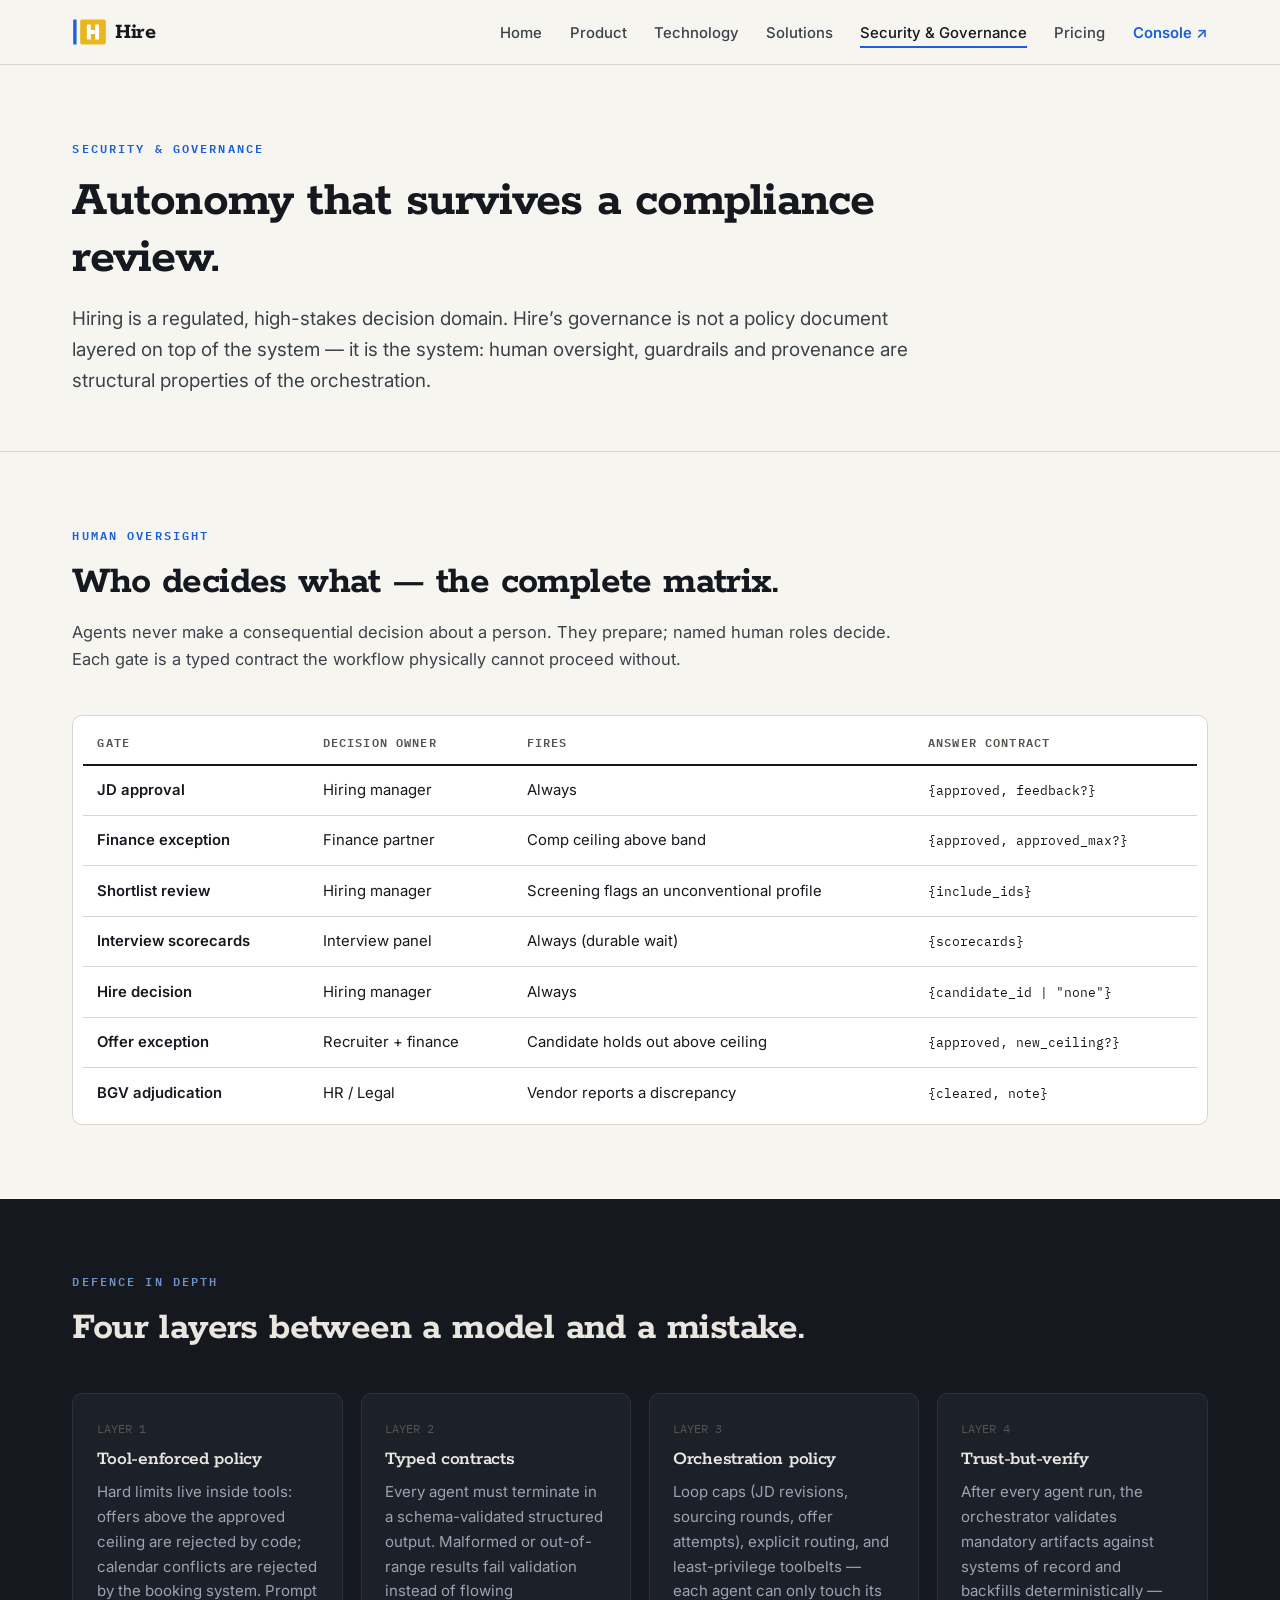
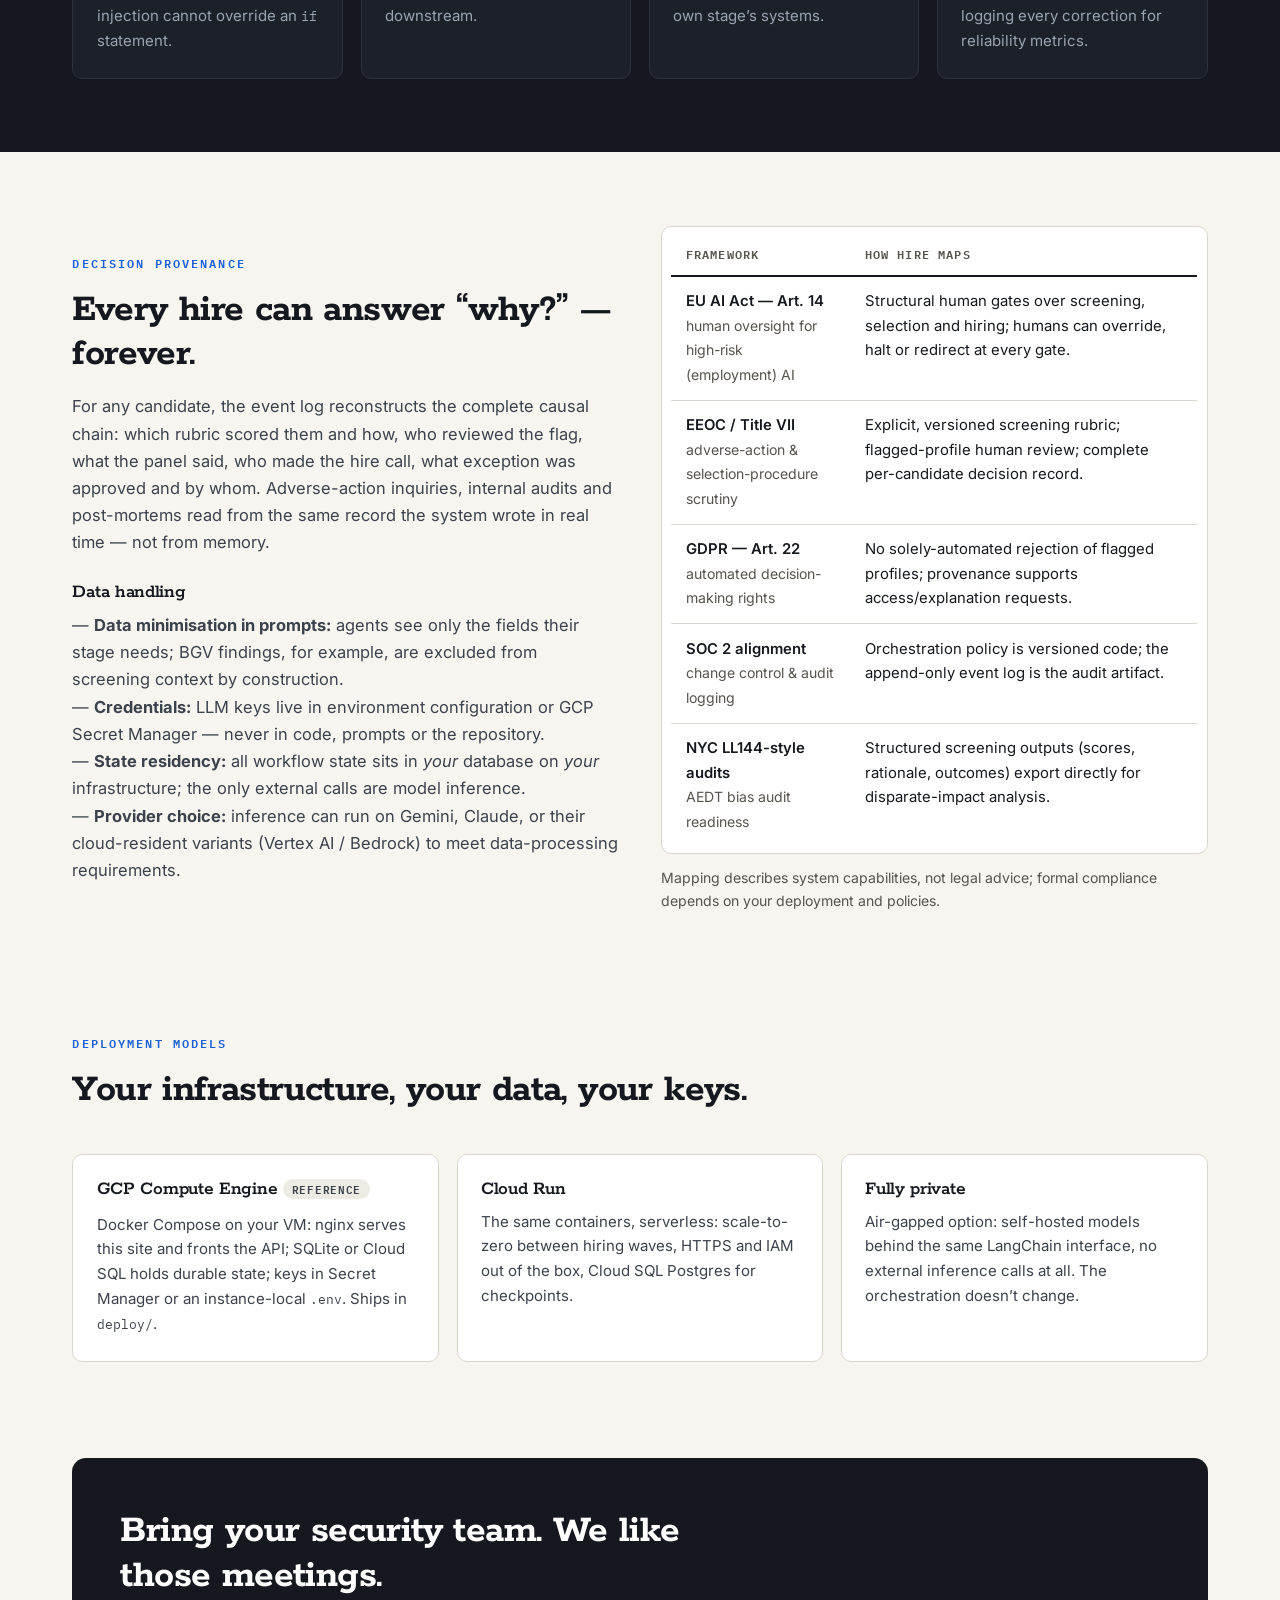
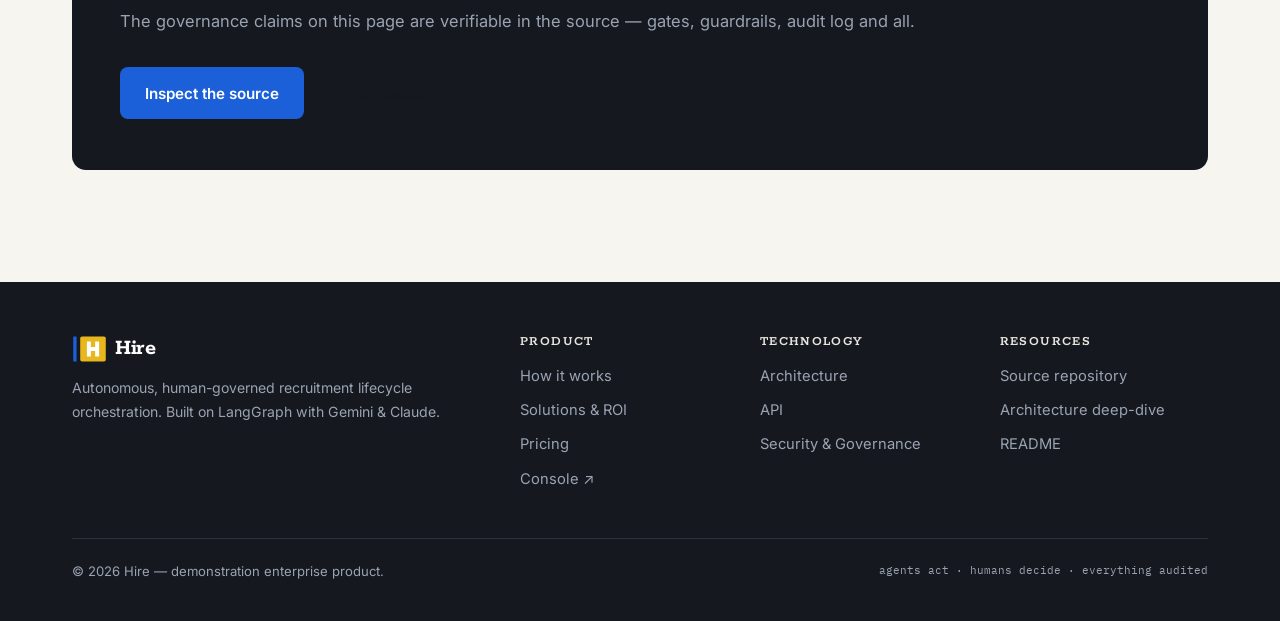
<file: website/security.html>
<!DOCTYPE html>
<html lang="en">
<head>
  <meta charset="UTF-8">
  <meta name="viewport" content="width=device-width, initial-scale=1.0">
  <title>Security &amp; Governance — Hire</title>
  <meta name="description" content="How Hire governs autonomous agents: human oversight by design, code-enforced guardrails, decision provenance and compliance mapping.">
  <link rel="preconnect" href="https://fonts.googleapis.com">
  <link href="https://fonts.googleapis.com/css2?family=Rokkitt:wght@500;600;700;800&family=Inter:wght@400;500;600&family=IBM+Plex+Mono:wght@400;600&display=swap" rel="stylesheet">
  <link rel="icon" type="image/svg+xml" href="assets/brand/logo-favicon.svg">
  <link rel="apple-touch-icon" href="assets/brand/logo-favicon.svg">
  <link rel="stylesheet" href="assets/css/style.css">
</head>
<body>

<header class="nav">
  <div class="wrap nav-inner">
    <a class="logo" href="index.html"><img class="brand-mark" src="assets/brand/logo-mark.svg" alt="" width="34" height="30"><span class="brand-word">Hire</span></a>
    <button class="nav-toggle" aria-label="Menu">☰</button>
    <ul class="nav-links">
      <li><a href="index.html">Home</a></li>
      <li><a href="product.html">Product</a></li>
      <li><a href="technology.html">Technology</a></li>
      <li><a href="solutions.html">Solutions</a></li>
      <li><a href="security.html">Security &amp; Governance</a></li>
      <li><a href="pricing.html">Pricing</a></li>
      <li><a class="nav-console" href="app/">Console ↗</a></li>
    </ul>
  </div>
</header>

<section class="page-hero">
  <div class="wrap">
    <span class="kicker">Security &amp; Governance</span>
    <h1>Autonomy that survives a compliance review.</h1>
    <p class="lede">Hiring is a regulated, high-stakes decision domain. Hire’s governance is not a
    policy document layered on top of the system — it is the system: human oversight, guardrails and
    provenance are structural properties of the orchestration.</p>
  </div>
</section>

<!-- ============ OVERSIGHT MATRIX ============ -->
<section>
  <div class="wrap">
    <div class="section-head reveal">
      <span class="kicker">Human Oversight</span>
      <h2>Who decides what — the complete matrix.</h2>
      <p>Agents never make a consequential decision about a person. They prepare; named human roles decide.
      Each gate is a typed contract the workflow physically cannot proceed without.</p>
    </div>
    <div class="table-card reveal">
      <table>
        <thead><tr><th>Gate</th><th>Decision owner</th><th>Fires</th><th>Answer contract</th></tr></thead>
        <tbody>
          <tr><td><strong>JD approval</strong></td><td>Hiring manager</td><td>Always</td><td><span class="mono">{approved, feedback?}</span></td></tr>
          <tr><td><strong>Finance exception</strong></td><td>Finance partner</td><td>Comp ceiling above band</td><td><span class="mono">{approved, approved_max?}</span></td></tr>
          <tr><td><strong>Shortlist review</strong></td><td>Hiring manager</td><td>Screening flags an unconventional profile</td><td><span class="mono">{include_ids}</span></td></tr>
          <tr><td><strong>Interview scorecards</strong></td><td>Interview panel</td><td>Always (durable wait)</td><td><span class="mono">{scorecards}</span></td></tr>
          <tr><td><strong>Hire decision</strong></td><td>Hiring manager</td><td>Always</td><td><span class="mono">{candidate_id | "none"}</span></td></tr>
          <tr><td><strong>Offer exception</strong></td><td>Recruiter + finance</td><td>Candidate holds out above ceiling</td><td><span class="mono">{approved, new_ceiling?}</span></td></tr>
          <tr><td><strong>BGV adjudication</strong></td><td>HR / Legal</td><td>Vendor reports a discrepancy</td><td><span class="mono">{cleared, note}</span></td></tr>
        </tbody>
      </table>
    </div>
  </div>
</section>

<!-- ============ GUARDRAILS ============ -->
<section class="dark">
  <div class="wrap">
    <div class="section-head reveal">
      <span class="kicker">Defence in Depth</span>
      <h2>Four layers between a model and a mistake.</h2>
    </div>
    <div class="grid cols-4">
      <div class="card reveal"><span class="card-num">LAYER 1</span><h3>Tool-enforced policy</h3>
        <p>Hard limits live inside tools: offers above the approved ceiling are rejected by code; calendar
        conflicts are rejected by the booking system. Prompt injection cannot override an
        <span class="mono">if</span> statement.</p></div>
      <div class="card reveal"><span class="card-num">LAYER 2</span><h3>Typed contracts</h3>
        <p>Every agent must terminate in a schema-validated structured output. Malformed or out-of-range
        results fail validation instead of flowing downstream.</p></div>
      <div class="card reveal"><span class="card-num">LAYER 3</span><h3>Orchestration policy</h3>
        <p>Loop caps (JD revisions, sourcing rounds, offer attempts), explicit routing, and least-privilege
        toolbelts — each agent can only touch its own stage’s systems.</p></div>
      <div class="card reveal"><span class="card-num">LAYER 4</span><h3>Trust-but-verify</h3>
        <p>After every agent run, the orchestrator validates mandatory artifacts against systems of record
        and backfills deterministically — logging every correction for reliability metrics.</p></div>
    </div>
  </div>
</section>

<!-- ============ PROVENANCE & DATA ============ -->
<section>
  <div class="wrap split">
    <div class="reveal">
      <span class="kicker">Decision Provenance</span>
      <h2>Every hire can answer “why?” — forever.</h2>
      <p style="margin-top:1rem; color:var(--ink-soft)">For any candidate, the event log reconstructs the complete causal
      chain: which rubric scored them and how, who reviewed the flag, what the panel said, who made the hire call, what
      exception was approved and by whom. Adverse-action inquiries, internal audits and post-mortems read from the same
      record the system wrote in real time — not from memory.</p>
      <h3 style="margin-top:1.6rem">Data handling</h3>
      <p style="margin-top:0.5rem; color:var(--ink-soft)">
      — <strong>Data minimisation in prompts:</strong> agents see only the fields their stage needs; BGV findings, for
      example, are excluded from screening context by construction.<br>
      — <strong>Credentials:</strong> LLM keys live in environment configuration or GCP Secret Manager — never in code,
      prompts or the repository.<br>
      — <strong>State residency:</strong> all workflow state sits in <em>your</em> database on <em>your</em>
      infrastructure; the only external calls are model inference.<br>
      — <strong>Provider choice:</strong> inference can run on Gemini, Claude, or their cloud-resident variants
      (Vertex AI / Bedrock) to meet data-processing requirements.</p>
    </div>
    <div class="reveal">
      <div class="table-card">
        <table>
          <thead><tr><th>Framework</th><th>How Hire maps</th></tr></thead>
          <tbody>
            <tr><td><strong>EU AI Act — Art. 14</strong><br><span class="small muted">human oversight for high-risk (employment) AI</span></td>
                <td>Structural human gates over screening, selection and hiring; humans can override, halt or redirect at every gate.</td></tr>
            <tr><td><strong>EEOC / Title VII</strong><br><span class="small muted">adverse-action &amp; selection-procedure scrutiny</span></td>
                <td>Explicit, versioned screening rubric; flagged-profile human review; complete per-candidate decision record.</td></tr>
            <tr><td><strong>GDPR — Art. 22</strong><br><span class="small muted">automated decision-making rights</span></td>
                <td>No solely-automated rejection of flagged profiles; provenance supports access/explanation requests.</td></tr>
            <tr><td><strong>SOC 2 alignment</strong><br><span class="small muted">change control &amp; audit logging</span></td>
                <td>Orchestration policy is versioned code; the append-only event log is the audit artifact.</td></tr>
            <tr><td><strong>NYC LL144-style audits</strong><br><span class="small muted">AEDT bias audit readiness</span></td>
                <td>Structured screening outputs (scores, rationale, outcomes) export directly for disparate-impact analysis.</td></tr>
          </tbody>
        </table>
      </div>
      <p class="small muted" style="margin-top:0.7rem">Mapping describes system capabilities, not legal advice; formal
      compliance depends on your deployment and policies.</p>
    </div>
  </div>
</section>

<!-- ============ DEPLOYMENT ============ -->
<section class="tight">
  <div class="wrap">
    <div class="section-head reveal">
      <span class="kicker">Deployment Models</span>
      <h2>Your infrastructure, your data, your keys.</h2>
    </div>
    <div class="grid cols-3">
      <div class="card reveal">
        <h3>GCP Compute Engine <span class="tag tag-plain">reference</span></h3>
        <p>Docker Compose on your VM: nginx serves this site and fronts the API; SQLite or Cloud SQL holds
        durable state; keys in Secret Manager or an instance-local <span class="mono">.env</span>.
        Ships in <span class="mono">deploy/</span>.</p>
      </div>
      <div class="card reveal">
        <h3>Cloud Run</h3>
        <p>The same containers, serverless: scale-to-zero between hiring waves, HTTPS and IAM out of the
        box, Cloud SQL Postgres for checkpoints.</p>
      </div>
      <div class="card reveal">
        <h3>Fully private</h3>
        <p>Air-gapped option: self-hosted models behind the same LangChain interface, no external inference
        calls at all. The orchestration doesn’t change.</p>
      </div>
    </div>
  </div>
</section>

<!-- ============ CTA ============ -->
<section class="tight">
  <div class="wrap">
    <div class="cta-band reveal">
      <div>
        <h2>Bring your security team. We like those meetings.</h2>
        <p>The governance claims on this page are verifiable in the source — gates, guardrails, audit log and all.</p>
      </div>
      <div class="btn-row">
        <a class="btn btn-primary" href="https://github.com/Cosmius-SK/recruiter">Inspect the source</a>
        <a class="btn btn-ghost" href="technology.html">Architecture</a>
      </div>
    </div>
  </div>
</section>

<footer>
  <div class="wrap">
    <div class="foot-grid">
      <div>
        <a class="logo" href="index.html" style="color:#fff"><img class="brand-mark" src="assets/brand/logo-mark.svg" alt="" width="34" height="30"><span class="brand-word">Hire</span></a>
        <p class="small" style="margin-top:0.8rem">Autonomous, human-governed recruitment lifecycle orchestration.
           Built on LangGraph with Gemini &amp; Claude.</p>
      </div>
      <div><h4>Product</h4><ul>
        <li><a href="product.html">How it works</a></li>
        <li><a href="solutions.html">Solutions &amp; ROI</a></li>
        <li><a href="pricing.html">Pricing</a></li>
      <li><a class="nav-console" href="app/">Console ↗</a></li>
      </ul></div>
      <div><h4>Technology</h4><ul>
        <li><a href="technology.html">Architecture</a></li>
        <li><a href="technology.html#api">API</a></li>
        <li><a href="security.html">Security &amp; Governance</a></li>
      </ul></div>
      <div><h4>Resources</h4><ul>
        <li><a href="https://github.com/Cosmius-SK/recruiter">Source repository</a></li>
        <li><a href="https://github.com/Cosmius-SK/recruiter/blob/main/docs/architecture.md">Architecture deep-dive</a></li>
        <li><a href="https://github.com/Cosmius-SK/recruiter/blob/main/README.md">README</a></li>
      </ul></div>
    </div>
    <div class="foot-note">
      <span>© 2026 Hire — demonstration enterprise product.</span>
      <span class="mono">agents act · humans decide · everything audited</span>
    </div>
  </div>
</footer>

<script src="assets/js/main.js"></script>
</body>
</html>
</file>
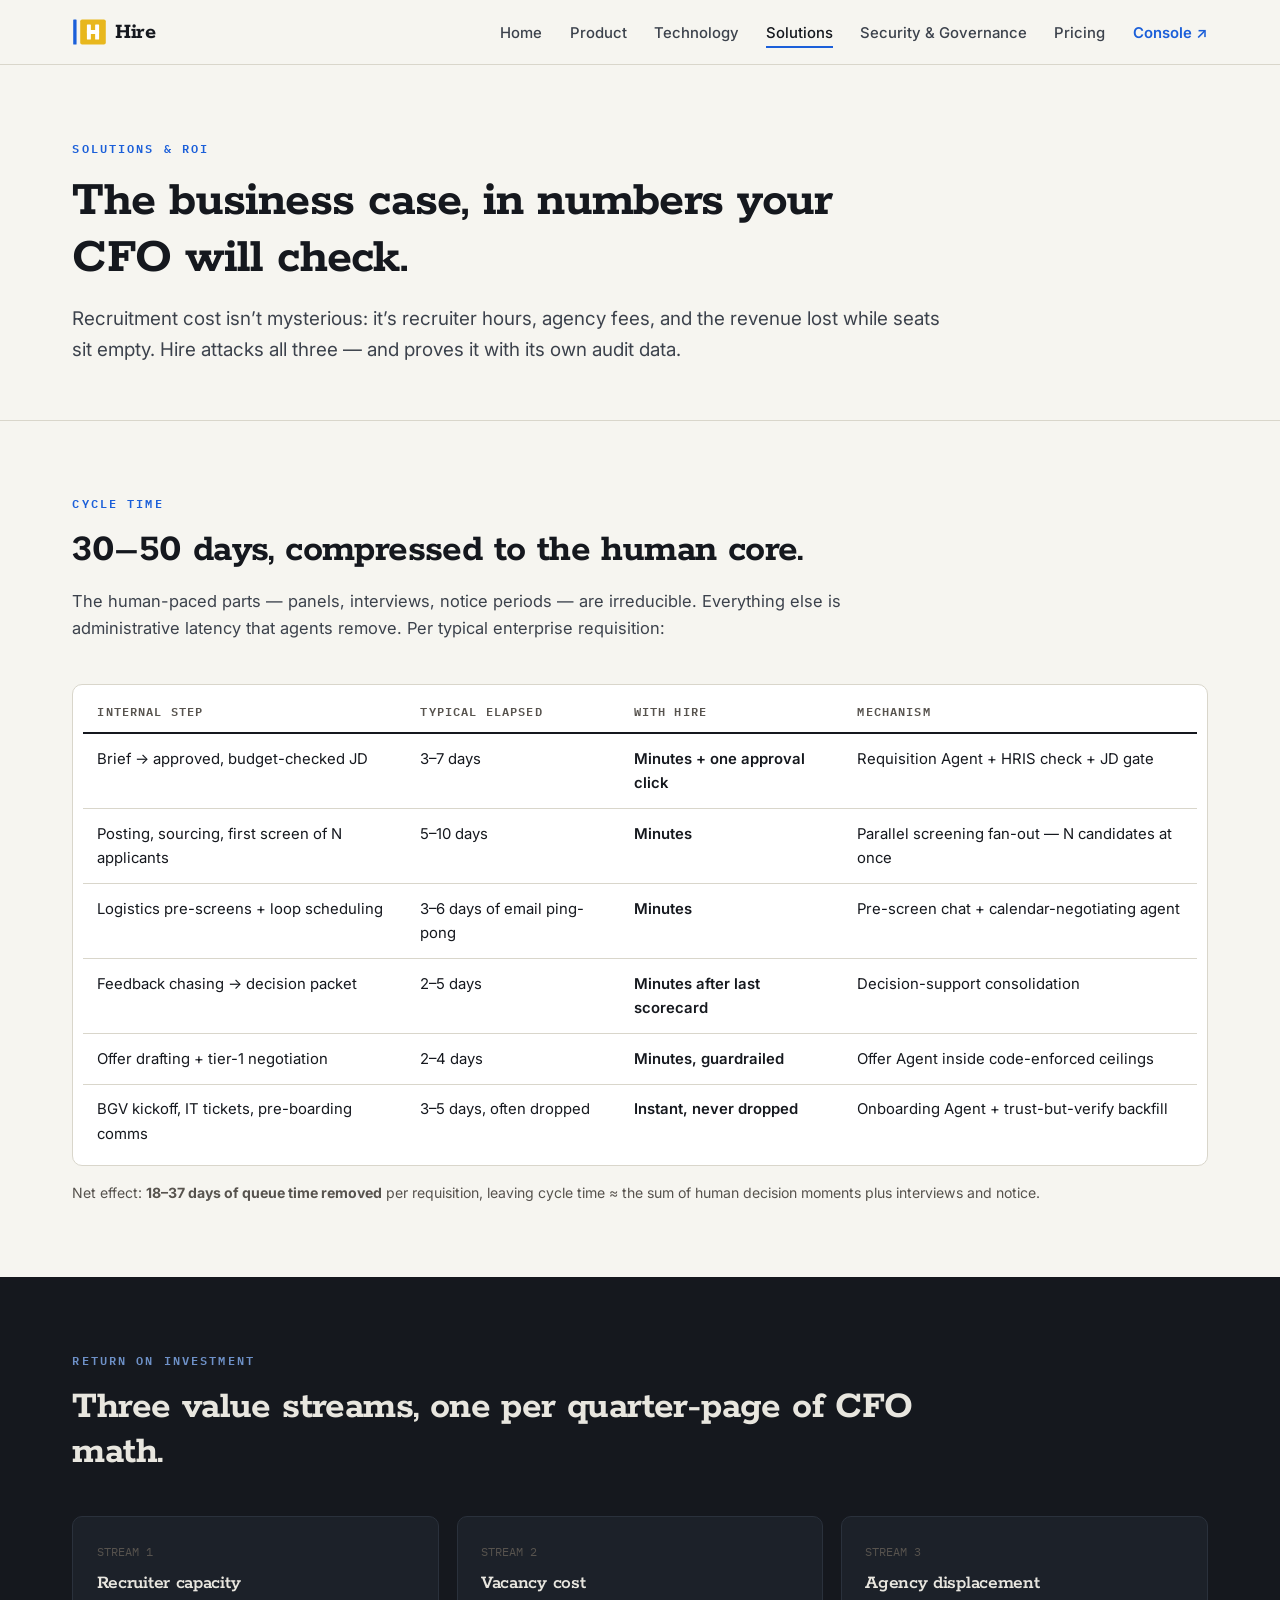
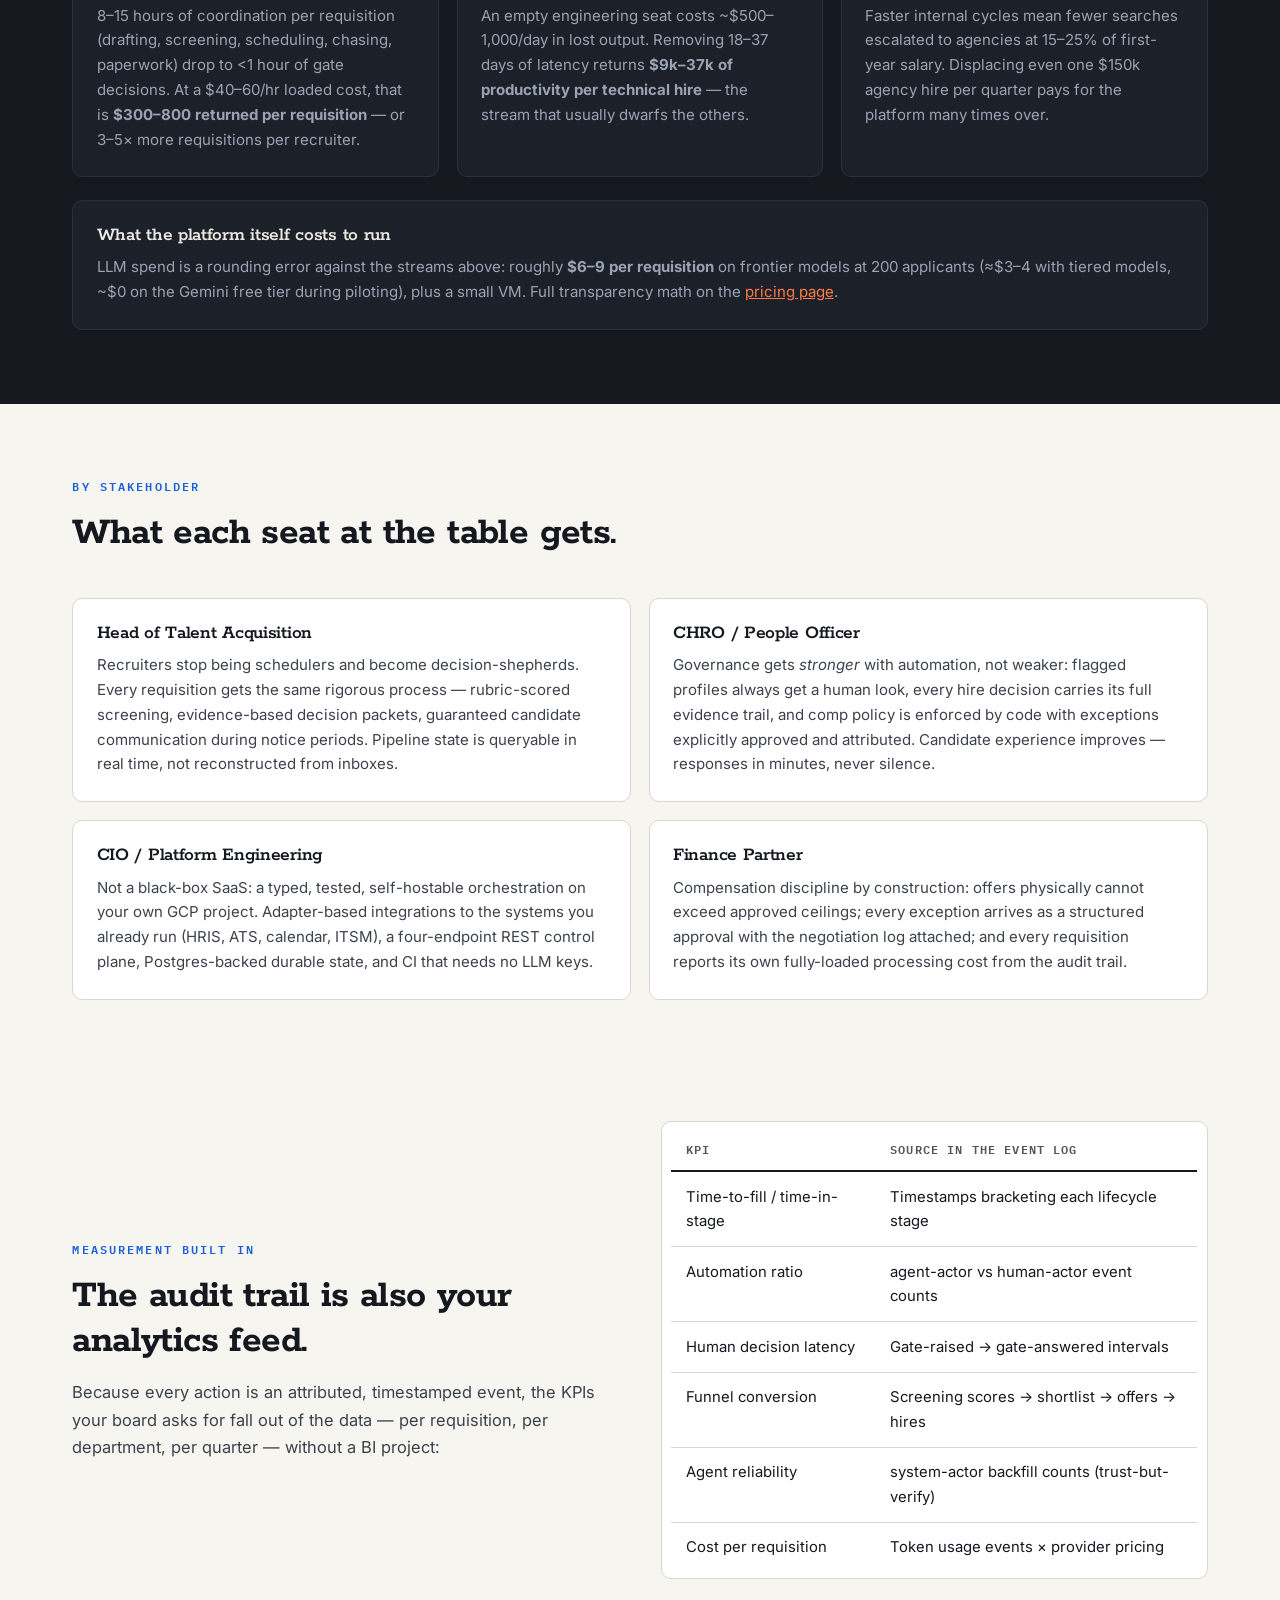
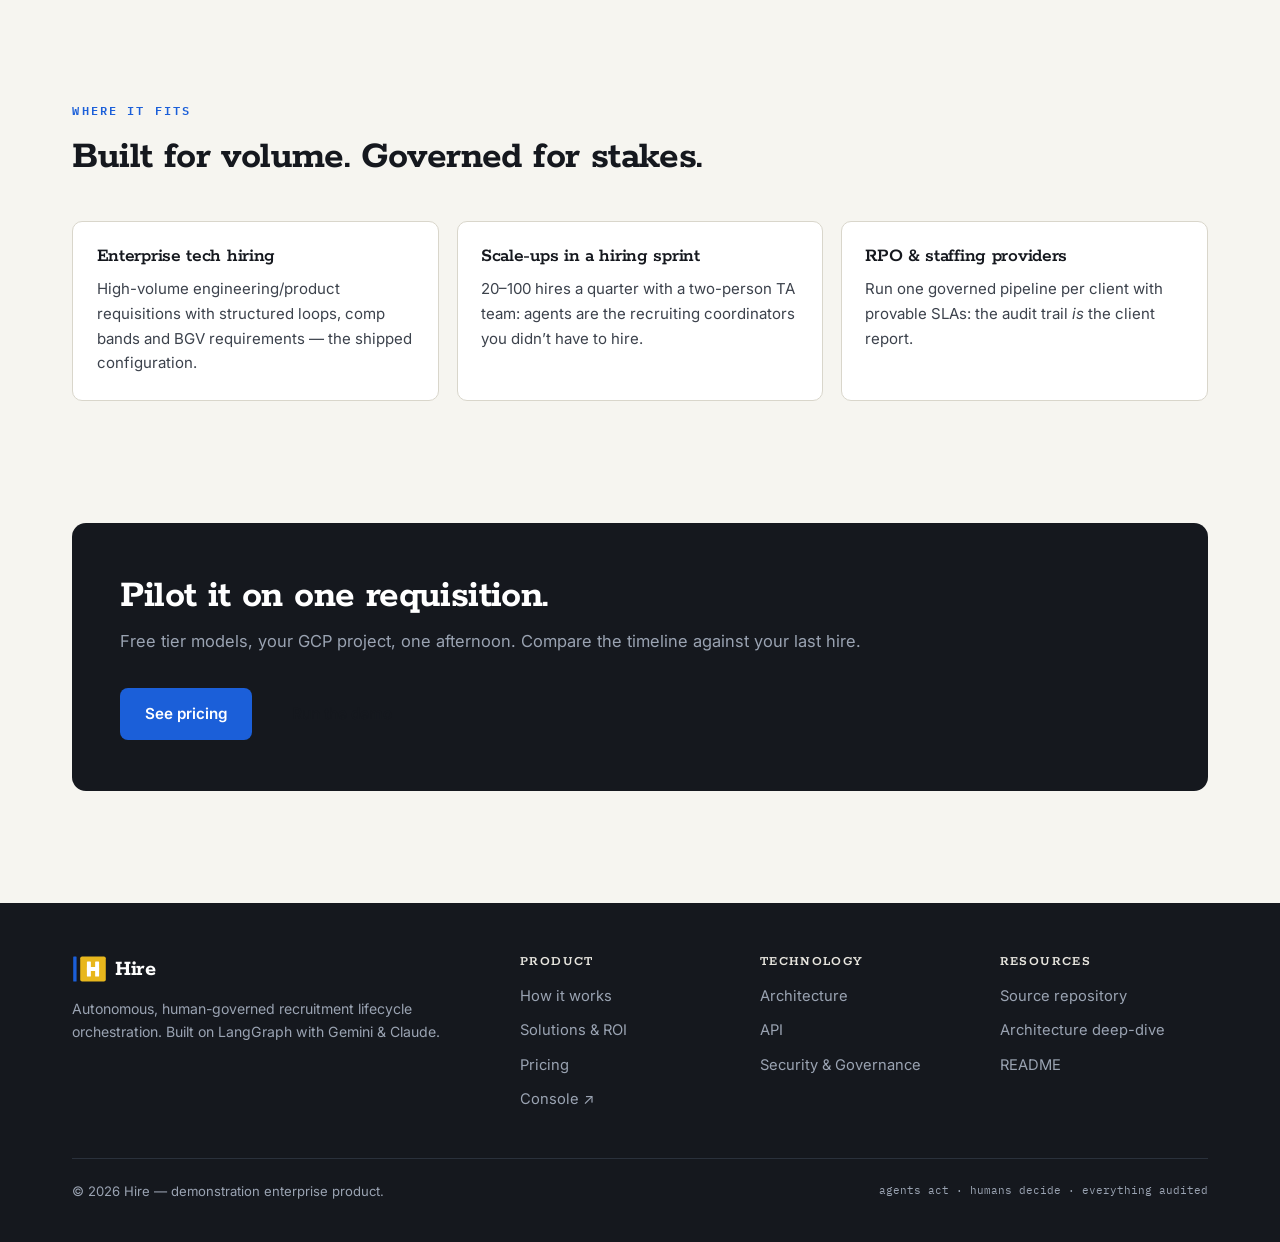
<file: website/solutions.html>
<!DOCTYPE html>
<html lang="en">
<head>
  <meta charset="UTF-8">
  <meta name="viewport" content="width=device-width, initial-scale=1.0">
  <title>Solutions &amp; ROI — Hire</title>
  <meta name="description" content="The business case for agentic recruiting: cycle-time math, ROI per requisition, and what each stakeholder gets.">
  <link rel="preconnect" href="https://fonts.googleapis.com">
  <link href="https://fonts.googleapis.com/css2?family=Rokkitt:wght@500;600;700;800&family=Inter:wght@400;500;600&family=IBM+Plex+Mono:wght@400;600&display=swap" rel="stylesheet">
  <link rel="icon" type="image/svg+xml" href="assets/brand/logo-favicon.svg">
  <link rel="apple-touch-icon" href="assets/brand/logo-favicon.svg">
  <link rel="stylesheet" href="assets/css/style.css">
</head>
<body>

<header class="nav">
  <div class="wrap nav-inner">
    <a class="logo" href="index.html"><img class="brand-mark" src="assets/brand/logo-mark.svg" alt="" width="34" height="30"><span class="brand-word">Hire</span></a>
    <button class="nav-toggle" aria-label="Menu">☰</button>
    <ul class="nav-links">
      <li><a href="index.html">Home</a></li>
      <li><a href="product.html">Product</a></li>
      <li><a href="technology.html">Technology</a></li>
      <li><a href="solutions.html">Solutions</a></li>
      <li><a href="security.html">Security &amp; Governance</a></li>
      <li><a href="pricing.html">Pricing</a></li>
      <li><a class="nav-console" href="app/">Console ↗</a></li>
    </ul>
  </div>
</header>

<section class="page-hero">
  <div class="wrap">
    <span class="kicker">Solutions &amp; ROI</span>
    <h1>The business case, in numbers your CFO will check.</h1>
    <p class="lede">Recruitment cost isn’t mysterious: it’s recruiter hours, agency fees, and the
    revenue lost while seats sit empty. Hire attacks all three — and proves it with its own
    audit data.</p>
  </div>
</section>

<!-- ============ CYCLE TIME ============ -->
<section>
  <div class="wrap">
    <div class="section-head reveal">
      <span class="kicker">Cycle Time</span>
      <h2>30–50 days, compressed to the human core.</h2>
      <p>The human-paced parts — panels, interviews, notice periods — are irreducible. Everything
      else is administrative latency that agents remove. Per typical enterprise requisition:</p>
    </div>
    <div class="table-card reveal">
      <table>
        <thead><tr><th>Internal step</th><th>Typical elapsed</th><th>With Hire</th><th>Mechanism</th></tr></thead>
        <tbody>
          <tr><td>Brief → approved, budget-checked JD</td><td>3–7 days</td><td><strong>Minutes + one approval click</strong></td><td>Requisition Agent + HRIS check + JD gate</td></tr>
          <tr><td>Posting, sourcing, first screen of N applicants</td><td>5–10 days</td><td><strong>Minutes</strong></td><td>Parallel screening fan-out — N candidates at once</td></tr>
          <tr><td>Logistics pre-screens + loop scheduling</td><td>3–6 days of email ping-pong</td><td><strong>Minutes</strong></td><td>Pre-screen chat + calendar-negotiating agent</td></tr>
          <tr><td>Feedback chasing → decision packet</td><td>2–5 days</td><td><strong>Minutes after last scorecard</strong></td><td>Decision-support consolidation</td></tr>
          <tr><td>Offer drafting + tier-1 negotiation</td><td>2–4 days</td><td><strong>Minutes, guardrailed</strong></td><td>Offer Agent inside code-enforced ceilings</td></tr>
          <tr><td>BGV kickoff, IT tickets, pre-boarding comms</td><td>3–5 days, often dropped</td><td><strong>Instant, never dropped</strong></td><td>Onboarding Agent + trust-but-verify backfill</td></tr>
        </tbody>
      </table>
    </div>
    <p class="small muted reveal" style="margin-top:0.9rem">Net effect: <strong>18–37 days of queue time removed</strong> per requisition,
    leaving cycle time ≈ the sum of human decision moments plus interviews and notice.</p>
  </div>
</section>

<!-- ============ ROI ============ -->
<section class="dark">
  <div class="wrap">
    <div class="section-head reveal">
      <span class="kicker">Return on Investment</span>
      <h2>Three value streams, one per quarter-page of CFO math.</h2>
    </div>
    <div class="grid cols-3">
      <div class="card reveal">
        <span class="card-num">STREAM 1</span>
        <h3>Recruiter capacity</h3>
        <p>8–15 hours of coordination per requisition (drafting, screening, scheduling, chasing,
        paperwork) drop to &lt;1 hour of gate decisions. At a $40–60/hr loaded cost, that is
        <strong>$300–800 returned per requisition</strong> — or 3–5× more requisitions per recruiter.</p>
      </div>
      <div class="card reveal">
        <span class="card-num">STREAM 2</span>
        <h3>Vacancy cost</h3>
        <p>An empty engineering seat costs ~$500–1,000/day in lost output. Removing 18–37 days of
        latency returns <strong>$9k–37k of productivity per technical hire</strong> — the stream that
        usually dwarfs the others.</p>
      </div>
      <div class="card reveal">
        <span class="card-num">STREAM 3</span>
        <h3>Agency displacement</h3>
        <p>Faster internal cycles mean fewer searches escalated to agencies at 15–25% of first-year
        salary. Displacing even one $150k agency hire per quarter pays for the platform many times over.</p>
      </div>
    </div>
    <div class="card reveal" style="margin-top:1.4rem">
      <h3>What the platform itself costs to run</h3>
      <p>LLM spend is a rounding error against the streams above: roughly <strong>$6–9 per requisition</strong>
      on frontier models at 200 applicants (≈$3–4 with tiered models, ~$0 on the Gemini free tier during piloting),
      plus a small VM. Full transparency math on the <a href="pricing.html" style="color:#ff7a45">pricing page</a>.</p>
    </div>
  </div>
</section>

<!-- ============ PERSONAS ============ -->
<section>
  <div class="wrap">
    <div class="section-head reveal">
      <span class="kicker">By Stakeholder</span>
      <h2>What each seat at the table gets.</h2>
    </div>
    <div class="grid cols-2">
      <div class="card reveal">
        <h3>Head of Talent Acquisition</h3>
        <p>Recruiters stop being schedulers and become decision-shepherds. Every requisition gets the
        same rigorous process — rubric-scored screening, evidence-based decision packets, guaranteed
        candidate communication during notice periods. Pipeline state is queryable in real time, not
        reconstructed from inboxes.</p>
      </div>
      <div class="card reveal">
        <h3>CHRO / People Officer</h3>
        <p>Governance gets <em>stronger</em> with automation, not weaker: flagged profiles always get a
        human look, every hire decision carries its full evidence trail, and comp policy is enforced
        by code with exceptions explicitly approved and attributed. Candidate experience improves —
        responses in minutes, never silence.</p>
      </div>
      <div class="card reveal">
        <h3>CIO / Platform Engineering</h3>
        <p>Not a black-box SaaS: a typed, tested, self-hostable orchestration on your own GCP project.
        Adapter-based integrations to the systems you already run (HRIS, ATS, calendar, ITSM), a
        four-endpoint REST control plane, Postgres-backed durable state, and CI that needs no LLM keys.</p>
      </div>
      <div class="card reveal">
        <h3>Finance Partner</h3>
        <p>Compensation discipline by construction: offers physically cannot exceed approved ceilings;
        every exception arrives as a structured approval with the negotiation log attached; and every
        requisition reports its own fully-loaded processing cost from the audit trail.</p>
      </div>
    </div>
  </div>
</section>

<!-- ============ KPIs ============ -->
<section class="tight">
  <div class="wrap split">
    <div class="reveal">
      <span class="kicker">Measurement Built In</span>
      <h2>The audit trail is also your analytics feed.</h2>
      <p style="margin-top:1rem; color:var(--ink-soft)">Because every action is an attributed, timestamped event, the KPIs
      your board asks for fall out of the data — per requisition, per department, per quarter — without a BI project:</p>
    </div>
    <div class="reveal">
      <div class="table-card">
        <table>
          <thead><tr><th>KPI</th><th>Source in the event log</th></tr></thead>
          <tbody>
            <tr><td>Time-to-fill / time-in-stage</td><td>Timestamps bracketing each lifecycle stage</td></tr>
            <tr><td>Automation ratio</td><td>agent-actor vs human-actor event counts</td></tr>
            <tr><td>Human decision latency</td><td>Gate-raised → gate-answered intervals</td></tr>
            <tr><td>Funnel conversion</td><td>Screening scores → shortlist → offers → hires</td></tr>
            <tr><td>Agent reliability</td><td>system-actor backfill counts (trust-but-verify)</td></tr>
            <tr><td>Cost per requisition</td><td>Token usage events × provider pricing</td></tr>
          </tbody>
        </table>
      </div>
    </div>
  </div>
</section>

<!-- ============ USE CASES ============ -->
<section>
  <div class="wrap">
    <div class="section-head reveal">
      <span class="kicker">Where It Fits</span>
      <h2>Built for volume. Governed for stakes.</h2>
    </div>
    <div class="grid cols-3">
      <div class="card reveal"><h3>Enterprise tech hiring</h3>
        <p>High-volume engineering/product requisitions with structured loops, comp bands and BGV
        requirements — the shipped configuration.</p></div>
      <div class="card reveal"><h3>Scale-ups in a hiring sprint</h3>
        <p>20–100 hires a quarter with a two-person TA team: agents are the recruiting coordinators
        you didn’t have to hire.</p></div>
      <div class="card reveal"><h3>RPO &amp; staffing providers</h3>
        <p>Run one governed pipeline per client with provable SLAs: the audit trail <em>is</em> the
        client report.</p></div>
    </div>
  </div>
</section>

<!-- ============ CTA ============ -->
<section class="tight">
  <div class="wrap">
    <div class="cta-band reveal">
      <div>
        <h2>Pilot it on one requisition.</h2>
        <p>Free tier models, your GCP project, one afternoon. Compare the timeline against your last hire.</p>
      </div>
      <div class="btn-row">
        <a class="btn btn-primary" href="pricing.html">See pricing</a>
        <a class="btn btn-ghost" href="product.html#demo">Run the demo</a>
      </div>
    </div>
  </div>
</section>

<footer>
  <div class="wrap">
    <div class="foot-grid">
      <div>
        <a class="logo" href="index.html" style="color:#fff"><img class="brand-mark" src="assets/brand/logo-mark.svg" alt="" width="34" height="30"><span class="brand-word">Hire</span></a>
        <p class="small" style="margin-top:0.8rem">Autonomous, human-governed recruitment lifecycle orchestration.
           Built on LangGraph with Gemini &amp; Claude.</p>
      </div>
      <div><h4>Product</h4><ul>
        <li><a href="product.html">How it works</a></li>
        <li><a href="solutions.html">Solutions &amp; ROI</a></li>
        <li><a href="pricing.html">Pricing</a></li>
      <li><a class="nav-console" href="app/">Console ↗</a></li>
      </ul></div>
      <div><h4>Technology</h4><ul>
        <li><a href="technology.html">Architecture</a></li>
        <li><a href="technology.html#api">API</a></li>
        <li><a href="security.html">Security &amp; Governance</a></li>
      </ul></div>
      <div><h4>Resources</h4><ul>
        <li><a href="https://github.com/Cosmius-SK/recruiter">Source repository</a></li>
        <li><a href="https://github.com/Cosmius-SK/recruiter/blob/main/docs/architecture.md">Architecture deep-dive</a></li>
        <li><a href="https://github.com/Cosmius-SK/recruiter/blob/main/README.md">README</a></li>
      </ul></div>
    </div>
    <div class="foot-note">
      <span>© 2026 Hire — demonstration enterprise product.</span>
      <span class="mono">agents act · humans decide · everything audited</span>
    </div>
  </div>
</footer>

<script src="assets/js/main.js"></script>
</body>
</html>
</file>
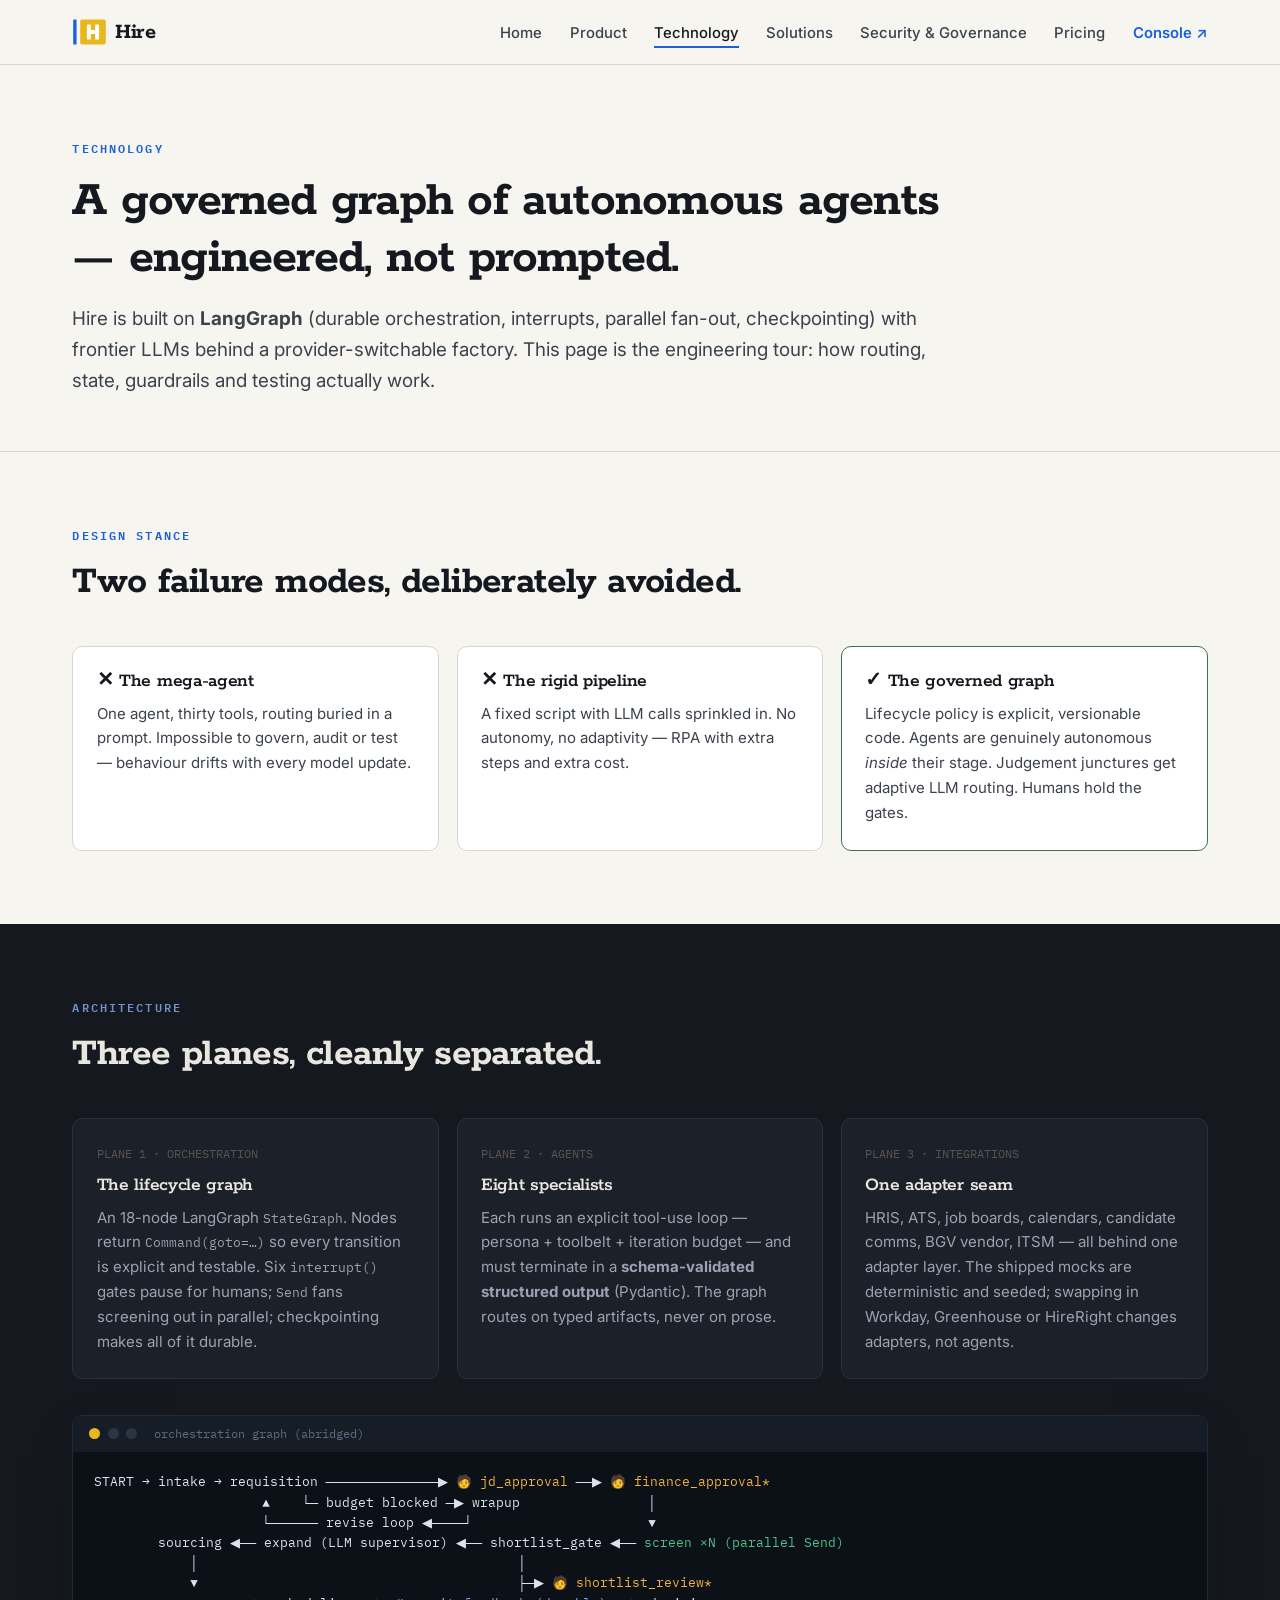
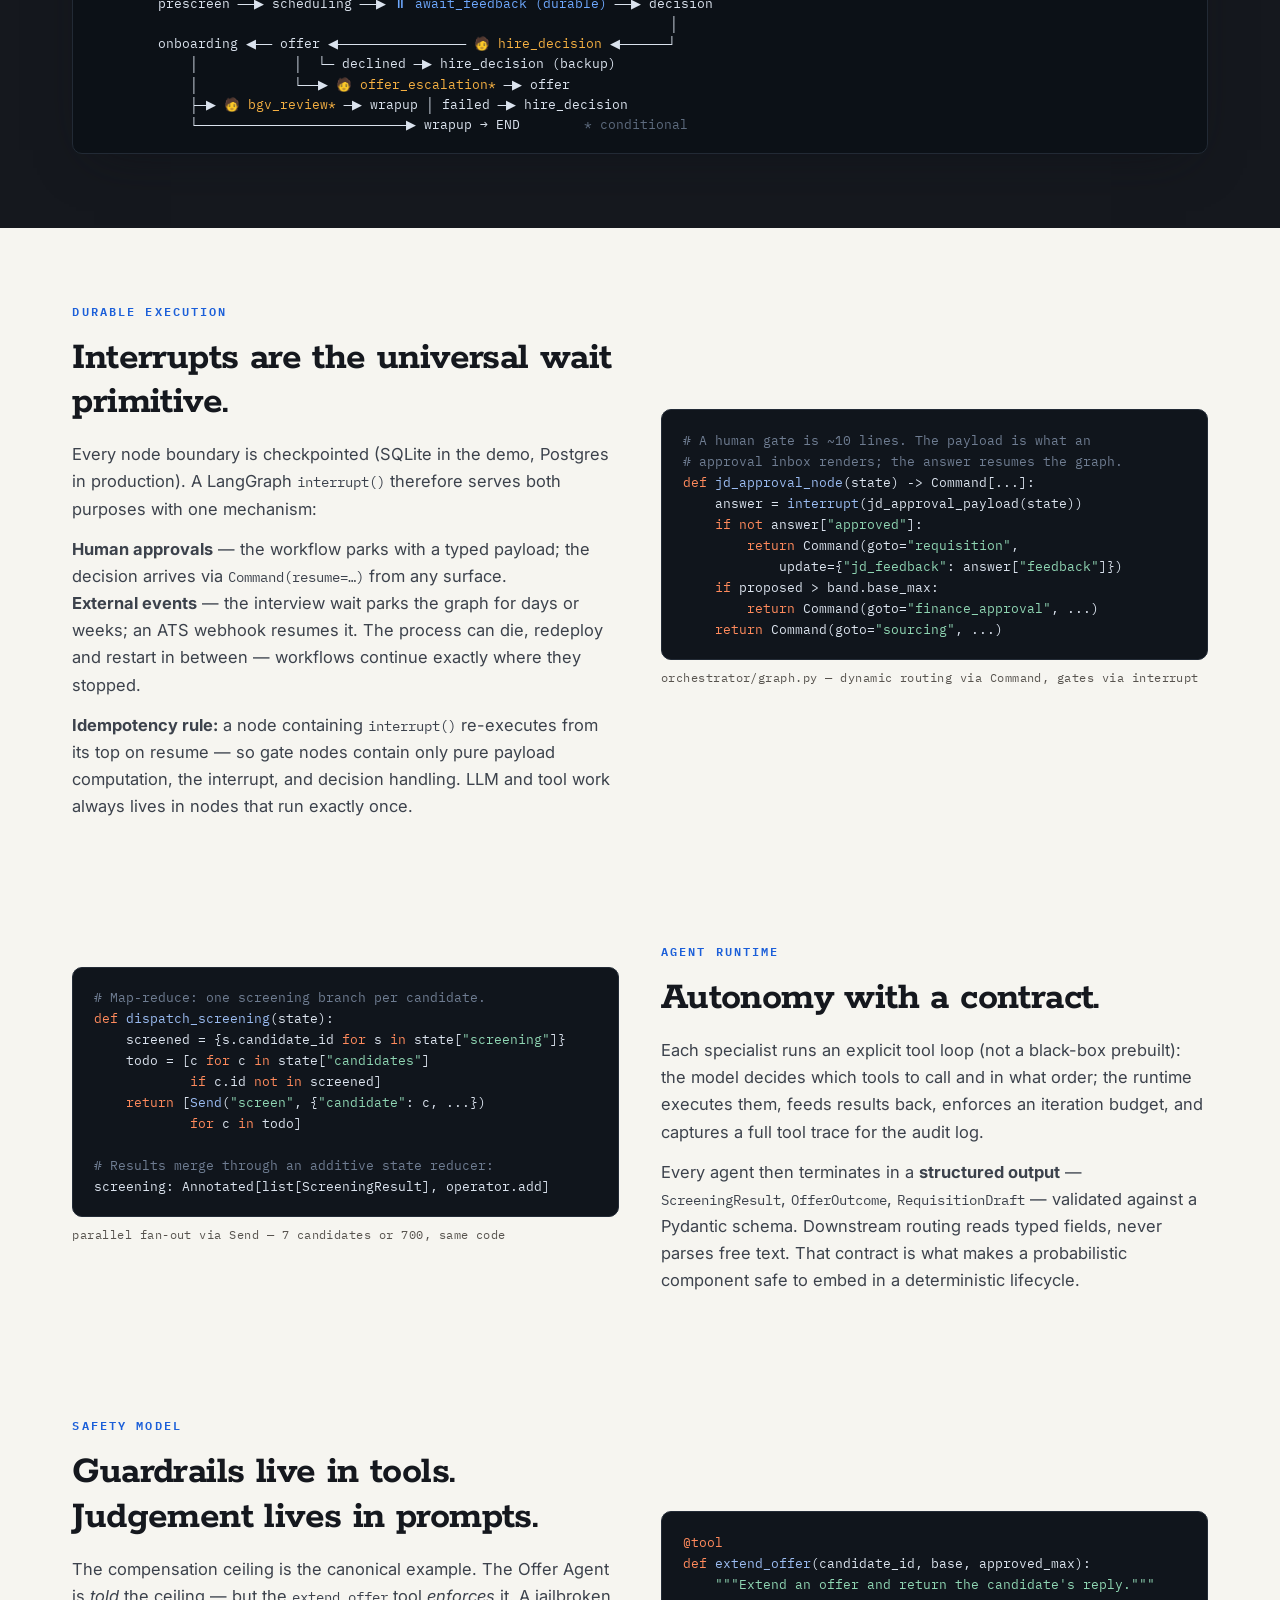
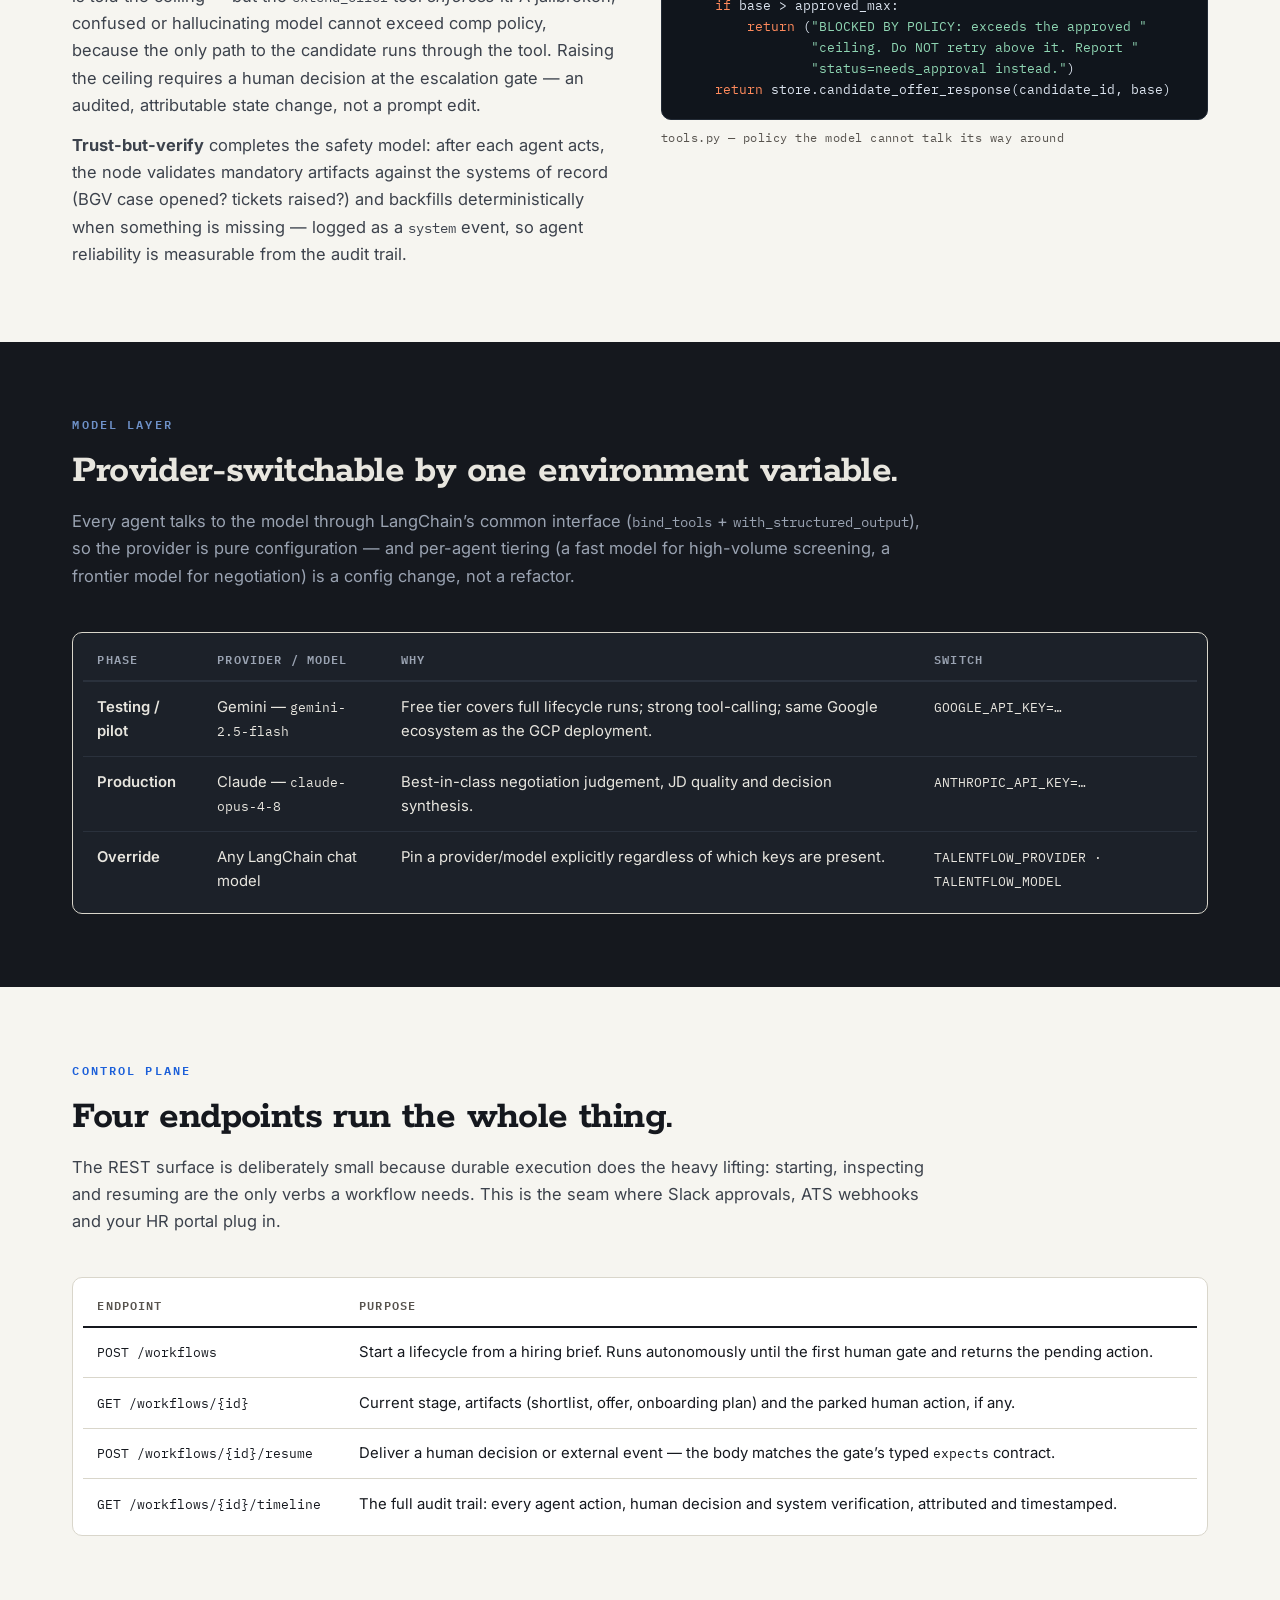
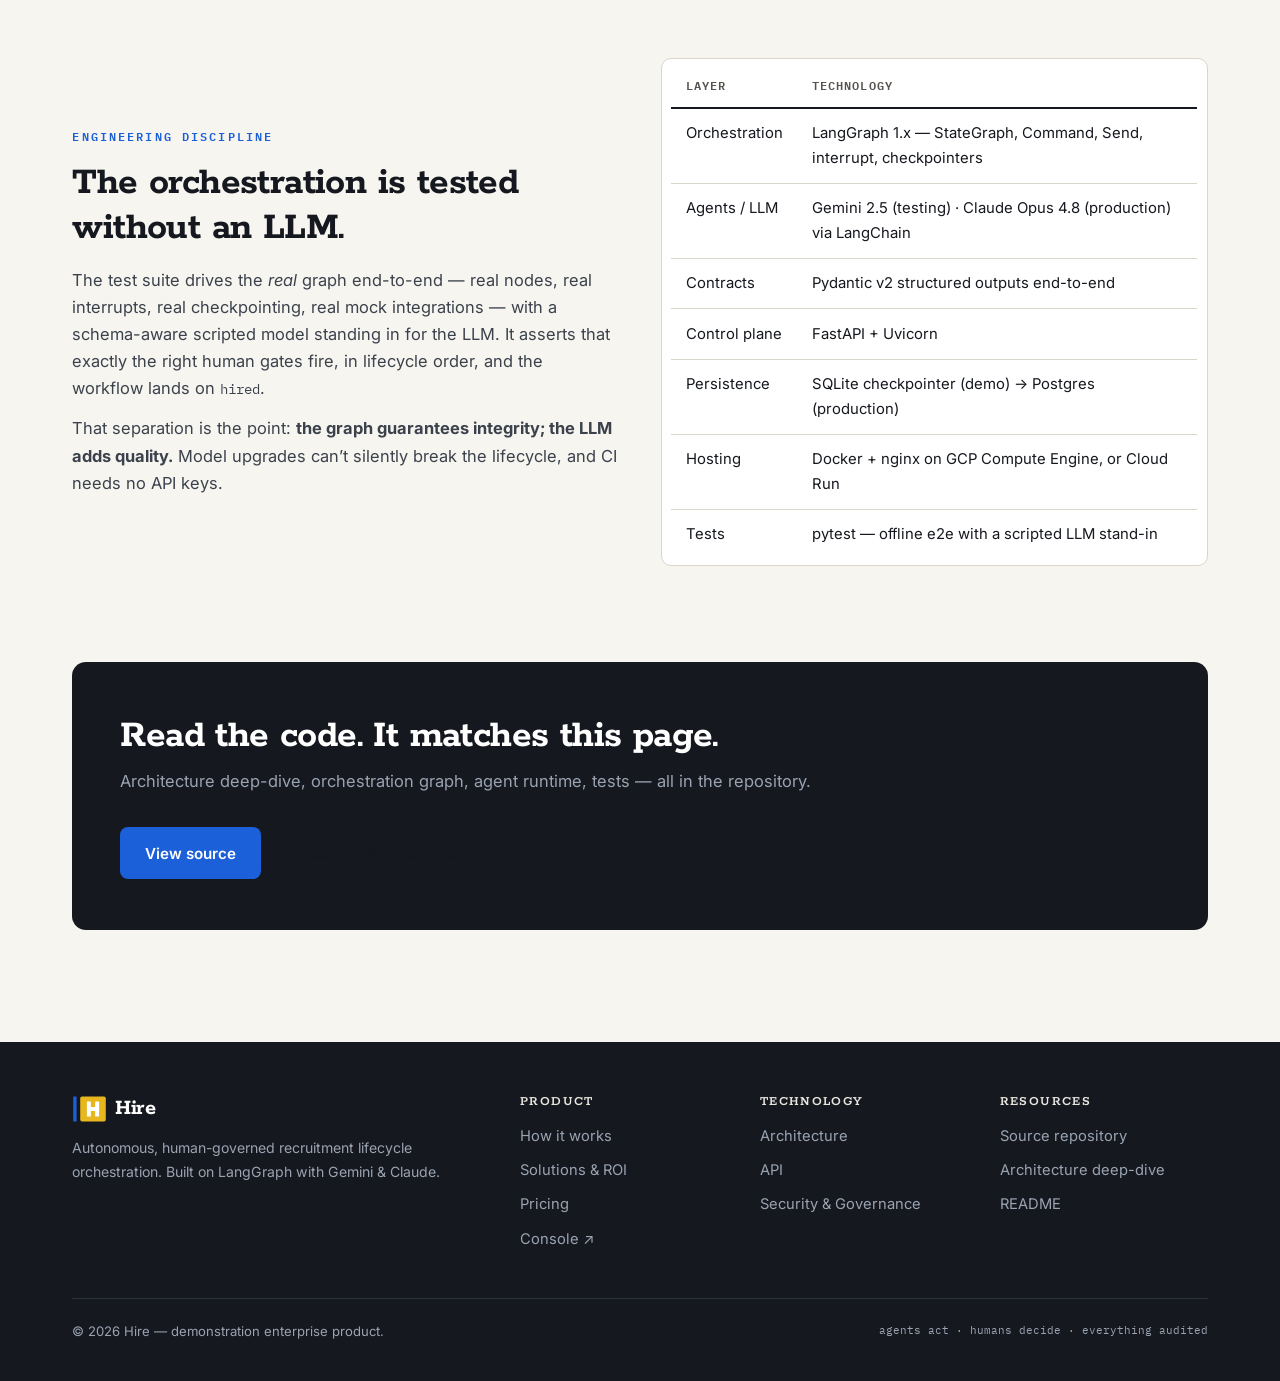
<file: website/technology.html>
<!DOCTYPE html>
<html lang="en">
<head>
  <meta charset="UTF-8">
  <meta name="viewport" content="width=device-width, initial-scale=1.0">
  <title>Technology — Hire</title>
  <meta name="description" content="Hire architecture: LangGraph orchestration, durable execution, parallel agent fan-out, tool-enforced guardrails, and a provider-switchable model layer.">
  <link rel="preconnect" href="https://fonts.googleapis.com">
  <link href="https://fonts.googleapis.com/css2?family=Rokkitt:wght@500;600;700;800&family=Inter:wght@400;500;600&family=IBM+Plex+Mono:wght@400;600&display=swap" rel="stylesheet">
  <link rel="icon" type="image/svg+xml" href="assets/brand/logo-favicon.svg">
  <link rel="apple-touch-icon" href="assets/brand/logo-favicon.svg">
  <link rel="stylesheet" href="assets/css/style.css">
</head>
<body>

<header class="nav">
  <div class="wrap nav-inner">
    <a class="logo" href="index.html"><img class="brand-mark" src="assets/brand/logo-mark.svg" alt="" width="34" height="30"><span class="brand-word">Hire</span></a>
    <button class="nav-toggle" aria-label="Menu">☰</button>
    <ul class="nav-links">
      <li><a href="index.html">Home</a></li>
      <li><a href="product.html">Product</a></li>
      <li><a href="technology.html">Technology</a></li>
      <li><a href="solutions.html">Solutions</a></li>
      <li><a href="security.html">Security &amp; Governance</a></li>
      <li><a href="pricing.html">Pricing</a></li>
      <li><a class="nav-console" href="app/">Console ↗</a></li>
    </ul>
  </div>
</header>

<section class="page-hero">
  <div class="wrap">
    <span class="kicker">Technology</span>
    <h1>A governed graph of autonomous agents — engineered, not prompted.</h1>
    <p class="lede">Hire is built on <strong>LangGraph</strong> (durable orchestration, interrupts,
    parallel fan-out, checkpointing) with frontier LLMs behind a provider-switchable factory.
    This page is the engineering tour: how routing, state, guardrails and testing actually work.</p>
  </div>
</section>

<!-- ============ DESIGN STANCE ============ -->
<section>
  <div class="wrap">
    <div class="section-head reveal">
      <span class="kicker">Design Stance</span>
      <h2>Two failure modes, deliberately avoided.</h2>
    </div>
    <div class="grid cols-3">
      <div class="card reveal"><h3>✕ The mega-agent</h3>
        <p>One agent, thirty tools, routing buried in a prompt. Impossible to govern, audit or test —
        behaviour drifts with every model update.</p></div>
      <div class="card reveal"><h3>✕ The rigid pipeline</h3>
        <p>A fixed script with LLM calls sprinkled in. No autonomy, no adaptivity — RPA with extra steps
        and extra cost.</p></div>
      <div class="card reveal" style="border-color:var(--agent)"><h3>✓ The governed graph</h3>
        <p>Lifecycle policy is explicit, versionable code. Agents are genuinely autonomous <em>inside</em>
        their stage. Judgement junctures get adaptive LLM routing. Humans hold the gates.</p></div>
    </div>
  </div>
</section>

<!-- ============ ARCHITECTURE ============ -->
<section class="dark">
  <div class="wrap">
    <div class="section-head reveal">
      <span class="kicker">Architecture</span>
      <h2>Three planes, cleanly separated.</h2>
    </div>
    <div class="grid cols-3">
      <div class="card reveal">
        <span class="card-num">PLANE 1 · ORCHESTRATION</span>
        <h3>The lifecycle graph</h3>
        <p>An 18-node LangGraph <span class="mono">StateGraph</span>. Nodes return
        <span class="mono">Command(goto=…)</span> so every transition is explicit and testable.
        Six <span class="mono">interrupt()</span> gates pause for humans; <span class="mono">Send</span>
        fans screening out in parallel; checkpointing makes all of it durable.</p>
      </div>
      <div class="card reveal">
        <span class="card-num">PLANE 2 · AGENTS</span>
        <h3>Eight specialists</h3>
        <p>Each runs an explicit tool-use loop — persona + toolbelt + iteration budget — and must
        terminate in a <strong>schema-validated structured output</strong> (Pydantic). The graph routes on
        typed artifacts, never on prose.</p>
      </div>
      <div class="card reveal">
        <span class="card-num">PLANE 3 · INTEGRATIONS</span>
        <h3>One adapter seam</h3>
        <p>HRIS, ATS, job boards, calendars, candidate comms, BGV vendor, ITSM — all behind one
        adapter layer. The shipped mocks are deterministic and seeded; swapping in Workday,
        Greenhouse or HireRight changes adapters, not agents.</p>
      </div>
    </div>

    <div style="margin-top:2.2rem" class="reveal">
      <div class="term">
        <div class="term-bar"><i></i><i></i><i></i><span>orchestration graph (abridged)</span></div>
        <pre>
START → intake → requisition ──────────────▶ <span class="y">🧑 jd_approval</span> ──▶ <span class="y">🧑 finance_approval*</span>
                     ▲    └─ budget blocked ─▶ wrapup                │
                     └────── revise loop ◀────┘                      ▼
        sourcing ◀── expand (LLM supervisor) ◀── shortlist_gate ◀── <span class="g">screen ×N (parallel Send)</span>
            │                                        │
            ▼                                        ├─▶ <span class="y">🧑 shortlist_review*</span>
        prescreen ──▶ scheduling ──▶ <span class="b">⏸ await_feedback (durable)</span> ──▶ decision
                                                                        │
        onboarding ◀── offer ◀──────────────── <span class="y">🧑 hire_decision</span> ◀──────┘
            │            │  └─ declined ─▶ hire_decision (backup)
            │            └──▶ <span class="y">🧑 offer_escalation*</span> ─▶ offer
            ├─▶ <span class="y">🧑 bgv_review*</span> ─▶ wrapup │ failed ─▶ hire_decision
            └──────────────────────────▶ wrapup → END        <span class="dim">* conditional</span></pre>
      </div>
    </div>
  </div>
</section>

<!-- ============ DURABLE EXECUTION ============ -->
<section>
  <div class="wrap split">
    <div class="reveal">
      <span class="kicker">Durable Execution</span>
      <h2>Interrupts are the universal wait primitive.</h2>
      <p style="margin-top:1rem; color:var(--ink-soft)">Every node boundary is checkpointed (SQLite in the demo,
      Postgres in production). A LangGraph <span class="mono">interrupt()</span> therefore serves both purposes with one
      mechanism:</p>
      <p style="margin-top:0.8rem; color:var(--ink-soft)"><strong>Human approvals</strong> — the workflow parks with a typed
      payload; the decision arrives via <span class="mono">Command(resume=…)</span> from any surface.<br>
      <strong>External events</strong> — the interview wait parks the graph for days or weeks; an ATS webhook resumes it.
      The process can die, redeploy and restart in between — workflows continue exactly where they stopped.</p>
      <p style="margin-top:0.8rem; color:var(--ink-soft)"><strong>Idempotency rule:</strong> a node containing
      <span class="mono">interrupt()</span> re-executes from its top on resume — so gate nodes contain only pure payload
      computation, the interrupt, and decision handling. LLM and tool work always lives in nodes that run exactly once.</p>
    </div>
    <div class="reveal">
      <pre>
<span class="c"># A human gate is ~10 lines. The payload is what an</span>
<span class="c"># approval inbox renders; the answer resumes the graph.</span>
<span class="k">def</span> <span class="f">jd_approval_node</span>(state) -> Command[...]:
    answer = <span class="f">interrupt</span>(jd_approval_payload(state))
    <span class="k">if not</span> answer[<span class="s">"approved"</span>]:
        <span class="k">return</span> Command(goto=<span class="s">"requisition"</span>,
            update={<span class="s">"jd_feedback"</span>: answer[<span class="s">"feedback"</span>]})
    <span class="k">if</span> proposed > band.base_max:
        <span class="k">return</span> Command(goto=<span class="s">"finance_approval"</span>, ...)
    <span class="k">return</span> Command(goto=<span class="s">"sourcing"</span>, ...)</pre>
      <p class="codecap">orchestrator/graph.py — dynamic routing via Command, gates via interrupt</p>
    </div>
  </div>
</section>

<!-- ============ PARALLELISM + AGENT RUNTIME ============ -->
<section class="tight">
  <div class="wrap split">
    <div class="reveal">
      <pre>
<span class="c"># Map-reduce: one screening branch per candidate.</span>
<span class="k">def</span> <span class="f">dispatch_screening</span>(state):
    screened = {s.candidate_id <span class="k">for</span> s <span class="k">in</span> state[<span class="s">"screening"</span>]}
    todo = [c <span class="k">for</span> c <span class="k">in</span> state[<span class="s">"candidates"</span>]
            <span class="k">if</span> c.id <span class="k">not in</span> screened]
    <span class="k">return</span> [<span class="f">Send</span>(<span class="s">"screen"</span>, {<span class="s">"candidate"</span>: c, ...})
            <span class="k">for</span> c <span class="k">in</span> todo]

<span class="c"># Results merge through an additive state reducer:</span>
screening: Annotated[list[ScreeningResult], operator.add]</pre>
      <p class="codecap">parallel fan-out via Send — 7 candidates or 700, same code</p>
    </div>
    <div class="reveal">
      <span class="kicker">Agent Runtime</span>
      <h2>Autonomy with a contract.</h2>
      <p style="margin-top:1rem; color:var(--ink-soft)">Each specialist runs an explicit tool loop (not a black-box
      prebuilt): the model decides which tools to call and in what order; the runtime executes them, feeds results back,
      enforces an iteration budget, and captures a full tool trace for the audit log.</p>
      <p style="margin-top:0.8rem; color:var(--ink-soft)">Every agent then terminates in a <strong>structured output</strong> —
      <span class="mono">ScreeningResult</span>, <span class="mono">OfferOutcome</span>,
      <span class="mono">RequisitionDraft</span> — validated against a Pydantic schema. Downstream routing reads typed
      fields, never parses free text. That contract is what makes a probabilistic component safe to embed in a
      deterministic lifecycle.</p>
    </div>
  </div>
</section>

<!-- ============ GUARDRAILS ============ -->
<section>
  <div class="wrap split">
    <div class="reveal">
      <span class="kicker">Safety Model</span>
      <h2>Guardrails live in tools. Judgement lives in prompts.</h2>
      <p style="margin-top:1rem; color:var(--ink-soft)">The compensation ceiling is the canonical example. The Offer Agent
      is <em>told</em> the ceiling — but the <span class="mono">extend_offer</span> tool <em>enforces</em> it. A jailbroken,
      confused or hallucinating model cannot exceed comp policy, because the only path to the candidate runs through the
      tool. Raising the ceiling requires a human decision at the escalation gate — an audited, attributable state change,
      not a prompt edit.</p>
      <p style="margin-top:0.8rem; color:var(--ink-soft)"><strong>Trust-but-verify</strong> completes the safety model:
      after each agent acts, the node validates mandatory artifacts against the systems of record (BGV case opened?
      tickets raised?) and backfills deterministically when something is missing — logged as a
      <span class="mono">system</span> event, so agent reliability is measurable from the audit trail.</p>
    </div>
    <div class="reveal">
      <pre>
<span class="k">@tool</span>
<span class="k">def</span> <span class="f">extend_offer</span>(candidate_id, base, approved_max):
    <span class="s">"""Extend an offer and return the candidate's reply."""</span>
    <span class="k">if</span> base > approved_max:
        <span class="k">return</span> (<span class="s">"BLOCKED BY POLICY: exceeds the approved "
                "ceiling. Do NOT retry above it. Report "
                "status=needs_approval instead."</span>)
    <span class="k">return</span> store.candidate_offer_response(candidate_id, base)</pre>
      <p class="codecap">tools.py — policy the model cannot talk its way around</p>
    </div>
  </div>
</section>

<!-- ============ MODEL LAYER ============ -->
<section class="dark">
  <div class="wrap">
    <div class="section-head reveal">
      <span class="kicker">Model Layer</span>
      <h2>Provider-switchable by one environment variable.</h2>
      <p>Every agent talks to the model through LangChain’s common interface
      (<span class="mono">bind_tools</span> + <span class="mono">with_structured_output</span>), so the provider is pure
      configuration — and per-agent tiering (a fast model for high-volume screening, a frontier model for negotiation)
      is a config change, not a refactor.</p>
    </div>
    <div class="table-card reveal" style="background:var(--dark-card)">
      <table>
        <thead><tr><th>Phase</th><th>Provider / model</th><th>Why</th><th>Switch</th></tr></thead>
        <tbody>
          <tr><td><strong>Testing / pilot</strong></td><td>Gemini — <span class="mono">gemini-2.5-flash</span></td>
              <td>Free tier covers full lifecycle runs; strong tool-calling; same Google ecosystem as the GCP deployment.</td>
              <td><span class="mono">GOOGLE_API_KEY=…</span></td></tr>
          <tr><td><strong>Production</strong></td><td>Claude — <span class="mono">claude-opus-4-8</span></td>
              <td>Best-in-class negotiation judgement, JD quality and decision synthesis.</td>
              <td><span class="mono">ANTHROPIC_API_KEY=…</span></td></tr>
          <tr><td><strong>Override</strong></td><td>Any LangChain chat model</td>
              <td>Pin a provider/model explicitly regardless of which keys are present.</td>
              <td><span class="mono">TALENTFLOW_PROVIDER · TALENTFLOW_MODEL</span></td></tr>
        </tbody>
      </table>
    </div>
  </div>
</section>

<!-- ============ API ============ -->
<section id="api" class="anchor-offset">
  <div class="wrap">
    <div class="section-head reveal">
      <span class="kicker">Control Plane</span>
      <h2>Four endpoints run the whole thing.</h2>
      <p>The REST surface is deliberately small because durable execution does the heavy lifting:
      starting, inspecting and resuming are the only verbs a workflow needs. This is the seam where
      Slack approvals, ATS webhooks and your HR portal plug in.</p>
    </div>
    <div class="table-card reveal">
      <table>
        <thead><tr><th>Endpoint</th><th>Purpose</th></tr></thead>
        <tbody>
          <tr><td><span class="mono">POST /workflows</span></td>
              <td>Start a lifecycle from a hiring brief. Runs autonomously until the first human gate and returns the pending action.</td></tr>
          <tr><td><span class="mono">GET /workflows/{id}</span></td>
              <td>Current stage, artifacts (shortlist, offer, onboarding plan) and the parked human action, if any.</td></tr>
          <tr><td><span class="mono">POST /workflows/{id}/resume</span></td>
              <td>Deliver a human decision or external event — the body matches the gate’s typed <span class="mono">expects</span> contract.</td></tr>
          <tr><td><span class="mono">GET /workflows/{id}/timeline</span></td>
              <td>The full audit trail: every agent action, human decision and system verification, attributed and timestamped.</td></tr>
        </tbody>
      </table>
    </div>
  </div>
</section>

<!-- ============ TESTABILITY + STACK ============ -->
<section class="tight">
  <div class="wrap split">
    <div class="reveal">
      <span class="kicker">Engineering Discipline</span>
      <h2>The orchestration is tested without an LLM.</h2>
      <p style="margin-top:1rem; color:var(--ink-soft)">The test suite drives the <em>real</em> graph end-to-end — real
      nodes, real interrupts, real checkpointing, real mock integrations — with a schema-aware scripted model standing in
      for the LLM. It asserts that exactly the right human gates fire, in lifecycle order, and the workflow lands on
      <span class="mono">hired</span>.</p>
      <p style="margin-top:0.8rem; color:var(--ink-soft)">That separation is the point:
      <strong>the graph guarantees integrity; the LLM adds quality.</strong> Model upgrades can’t silently break the
      lifecycle, and CI needs no API keys.</p>
    </div>
    <div class="reveal">
      <div class="table-card">
        <table>
          <thead><tr><th>Layer</th><th>Technology</th></tr></thead>
          <tbody>
            <tr><td>Orchestration</td><td>LangGraph 1.x — StateGraph, Command, Send, interrupt, checkpointers</td></tr>
            <tr><td>Agents / LLM</td><td>Gemini 2.5 (testing) · Claude Opus 4.8 (production) via LangChain</td></tr>
            <tr><td>Contracts</td><td>Pydantic v2 structured outputs end-to-end</td></tr>
            <tr><td>Control plane</td><td>FastAPI + Uvicorn</td></tr>
            <tr><td>Persistence</td><td>SQLite checkpointer (demo) → Postgres (production)</td></tr>
            <tr><td>Hosting</td><td>Docker + nginx on GCP Compute Engine, or Cloud Run</td></tr>
            <tr><td>Tests</td><td>pytest — offline e2e with a scripted LLM stand-in</td></tr>
          </tbody>
        </table>
      </div>
    </div>
  </div>
</section>

<!-- ============ CTA ============ -->
<section class="tight">
  <div class="wrap">
    <div class="cta-band reveal">
      <div>
        <h2>Read the code. It matches this page.</h2>
        <p>Architecture deep-dive, orchestration graph, agent runtime, tests — all in the repository.</p>
      </div>
      <div class="btn-row">
        <a class="btn btn-primary" href="https://github.com/Cosmius-SK/recruiter">View source</a>
        <a class="btn btn-ghost" href="security.html">Security &amp; governance</a>
      </div>
    </div>
  </div>
</section>

<footer>
  <div class="wrap">
    <div class="foot-grid">
      <div>
        <a class="logo" href="index.html" style="color:#fff"><img class="brand-mark" src="assets/brand/logo-mark.svg" alt="" width="34" height="30"><span class="brand-word">Hire</span></a>
        <p class="small" style="margin-top:0.8rem">Autonomous, human-governed recruitment lifecycle orchestration.
           Built on LangGraph with Gemini &amp; Claude.</p>
      </div>
      <div><h4>Product</h4><ul>
        <li><a href="product.html">How it works</a></li>
        <li><a href="solutions.html">Solutions &amp; ROI</a></li>
        <li><a href="pricing.html">Pricing</a></li>
      <li><a class="nav-console" href="app/">Console ↗</a></li>
      </ul></div>
      <div><h4>Technology</h4><ul>
        <li><a href="technology.html">Architecture</a></li>
        <li><a href="technology.html#api">API</a></li>
        <li><a href="security.html">Security &amp; Governance</a></li>
      </ul></div>
      <div><h4>Resources</h4><ul>
        <li><a href="https://github.com/Cosmius-SK/recruiter">Source repository</a></li>
        <li><a href="https://github.com/Cosmius-SK/recruiter/blob/main/docs/architecture.md">Architecture deep-dive</a></li>
        <li><a href="https://github.com/Cosmius-SK/recruiter/blob/main/README.md">README</a></li>
      </ul></div>
    </div>
    <div class="foot-note">
      <span>© 2026 Hire — demonstration enterprise product.</span>
      <span class="mono">agents act · humans decide · everything audited</span>
    </div>
  </div>
</footer>

<script src="assets/js/main.js"></script>
</body>
</html>
</file>
<file: website/assets/css/style.css>
/* ============================================================
   Hire — product site design system
   Editorial-industrial: paper ground, ink type, gold for the
   human gates, green for agent autonomy, blue as the brand line.
   Palette: blue #1B5FD9 · gold #E8B71D · green #3F6F54 ·
            sky #6E91C8 · stone #57534E · ink #15181E
   ============================================================ */

:root {
  --paper: #f6f5f0;
  --card: #ffffff;
  --ink: #15181E;
  --ink-soft: #3c424c;
  --muted: #57534E;           /* stone */
  --line: #d9d6cb;

  --brand: #1B5FD9;           /* blue — brand line, primary action */
  --brand-dark: #1647a8;
  --brand-soft: #e6eefb;

  --accent: #1B5FD9;          /* primary CTA / highlight = brand blue */
  --accent-dark: #1647a8;

  --gold: #E8B71D;            /* human gates / judgement */
  --gold-dark: #b88c0d;
  --human-soft: #fbf0cf;

  --agent: #3F6F54;           /* autonomous agents */
  --agent-soft: #e4efe8;

  --system: #6E91C8;          /* sky — system / integration */
  --system-soft: #e6edf7;

  --dark: #15181E;
  --dark-card: #1c2129;
  --dark-line: #2a313c;
  --dark-text: #e8e6df;
  --dark-muted: #9aa3b2;
  --radius: 10px;
  --maxw: 1180px;
  --font-display: "Rokkitt", Georgia, "Times New Roman", serif;
  --font-brand: "Rokkitt", Georgia, serif;
  --font-body: "Inter", system-ui, -apple-system, sans-serif;
  --font-mono: "IBM Plex Mono", ui-monospace, "SF Mono", Menlo, monospace;
}

* { box-sizing: border-box; margin: 0; padding: 0; }

/* The `hidden` attribute must always win, even over class rules that set a
   `display` value (e.g. flex/grid overlays). Without this, an author rule like
   `.busy { display: flex }` outranks the UA `[hidden]` rule and the element
   stays visible despite hidden=true. */
[hidden] { display: none !important; }

html { scroll-behavior: smooth; }

body {
  font-family: var(--font-body);
  background: var(--paper);
  color: var(--ink);
  line-height: 1.65;
  font-size: 16.5px;
  -webkit-font-smoothing: antialiased;
}

img, svg { max-width: 100%; }

a { color: inherit; }

::selection { background: var(--accent); color: #fff; }

/* ---------- typography ---------- */

h1, h2, h3, h4 { font-family: var(--font-display); line-height: 1.12; letter-spacing: -0.015em; }
h1 { font-size: clamp(2.4rem, 5.4vw, 4.1rem); font-weight: 700; }
h2 { font-size: clamp(1.7rem, 3.2vw, 2.5rem); font-weight: 700; }
h3 { font-size: 1.22rem; font-weight: 600; }
h4 { font-size: 1.02rem; font-weight: 600; }

.kicker {
  font-family: var(--font-mono);
  font-size: 0.74rem;
  font-weight: 600;
  letter-spacing: 0.18em;
  text-transform: uppercase;
  color: var(--accent);
  display: block;
  margin-bottom: 0.9rem;
}

.lede { font-size: 1.18rem; color: var(--ink-soft); max-width: 46em; }

.muted { color: var(--muted); }
.small { font-size: 0.88rem; }

code, .mono { font-family: var(--font-mono); font-size: 0.86em; }

/* ---------- layout primitives ---------- */

.wrap { max-width: var(--maxw); margin: 0 auto; padding: 0 1.4rem; }

section { padding: 4.6rem 0; }
section.tight { padding: 3rem 0; }

.section-head { max-width: 52em; margin-bottom: 2.6rem; }
.section-head p { margin-top: 0.9rem; color: var(--ink-soft); }

.grid { display: grid; gap: 1.1rem; }
.cols-2 { grid-template-columns: repeat(2, 1fr); }
.cols-3 { grid-template-columns: repeat(3, 1fr); }
.cols-4 { grid-template-columns: repeat(4, 1fr); }

@media (max-width: 980px) {
  .cols-3, .cols-4 { grid-template-columns: repeat(2, 1fr); }
}
@media (max-width: 640px) {
  .cols-2, .cols-3, .cols-4 { grid-template-columns: 1fr; }
  section { padding: 3.2rem 0; }
}

/* ---------- nav ---------- */

.nav {
  position: sticky; top: 0; z-index: 50;
  background: rgba(246, 245, 240, 0.92);
  backdrop-filter: blur(8px);
  border-bottom: 1px solid var(--line);
}

.nav-inner {
  display: flex; align-items: center; justify-content: space-between;
  height: 64px;
}

.logo {
  font-family: var(--font-brand);
  font-weight: 700; font-size: 1.42rem; text-decoration: none;
  display: flex; align-items: center; gap: 0.5rem; line-height: 1;
}
.logo .brand-mark { height: 30px; width: auto; display: block; }
.logo .brand-word { letter-spacing: -0.01em; }

.nav-links { display: flex; align-items: center; gap: 1.7rem; list-style: none; }
.nav-links a {
  text-decoration: none; font-size: 0.93rem; font-weight: 500; color: var(--ink-soft);
  padding: 0.3rem 0; border-bottom: 2px solid transparent;
}
.nav-links a:hover { color: var(--ink); }
.nav-links a.active { color: var(--ink); border-bottom-color: var(--accent); }

.nav-toggle { display: none; background: none; border: 1px solid var(--line); border-radius: 6px;
  font-size: 1.2rem; padding: 0.15rem 0.6rem; cursor: pointer; }

@media (max-width: 860px) {
  .nav-toggle { display: block; }
  .nav-links {
    display: none; position: absolute; top: 64px; left: 0; right: 0;
    flex-direction: column; align-items: flex-start; gap: 0;
    background: var(--paper); border-bottom: 1px solid var(--line); padding: 0.6rem 1.4rem 1rem;
  }
  .nav-links.open { display: flex; }
  .nav-links li { width: 100%; }
  .nav-links a { display: block; padding: 0.65rem 0; }
}

/* ---------- buttons ---------- */

.btn {
  display: inline-block; text-decoration: none; font-weight: 600; font-size: 0.95rem;
  padding: 0.78rem 1.5rem; border-radius: 8px; border: 1.5px solid transparent;
  transition: transform 0.12s ease, background 0.12s ease;
}
.btn:hover { transform: translateY(-1px); }
.btn-primary { background: var(--accent); color: #fff; }
.btn-primary:hover { background: var(--accent-dark); }
.btn-ghost { border-color: var(--ink); color: var(--ink); }
.btn-ghost:hover { background: var(--ink); color: var(--paper); }
.btn-row { display: flex; gap: 0.9rem; flex-wrap: wrap; }

.dark .btn-ghost { border-color: var(--dark-text); color: var(--dark-text); }
.dark .btn-ghost:hover { background: var(--dark-text); color: var(--ink); }

/* ---------- hero ---------- */

.hero { padding: 6rem 0 4.5rem; border-bottom: 1px solid var(--line); }
.hero h1 { max-width: 13.5em; margin-bottom: 1.3rem; }
.hero h1 em { font-style: normal; color: var(--accent); }
.hero .lede { margin-bottom: 2.2rem; }

.page-hero { padding: 4.6rem 0 3.4rem; border-bottom: 1px solid var(--line); }
.page-hero h1 { font-size: clamp(2rem, 4.2vw, 3.2rem); margin-bottom: 1rem; max-width: 17em; }

/* ---------- stat strip ---------- */

.stats { display: grid; grid-template-columns: repeat(4, 1fr); border: 1px solid var(--line);
  border-radius: var(--radius); overflow: hidden; background: var(--card); }
.stat { padding: 1.5rem 1.4rem; border-left: 1px solid var(--line); }
.stat:first-child { border-left: none; }
.stat .num { font-family: var(--font-display); font-size: 2rem; font-weight: 700; display: block; }
.stat .num span { color: var(--accent); }
.stat .lbl { font-size: 0.86rem; color: var(--muted); }
@media (max-width: 860px) {
  .stats { grid-template-columns: repeat(2, 1fr); }
  .stat:nth-child(3) { border-left: none; }
  .stat { border-top: 1px solid var(--line); }
  .stat:nth-child(-n+2) { border-top: none; }
}

/* ---------- cards ---------- */

.card {
  background: var(--card); border: 1px solid var(--line); border-radius: var(--radius);
  padding: 1.5rem 1.45rem;
}
.card h3 { margin-bottom: 0.55rem; }
.card p { font-size: 0.94rem; color: var(--ink-soft); }
.card .tag-row { margin-top: 0.9rem; }

.card-num {
  font-family: var(--font-mono); font-size: 0.78rem; color: var(--muted);
  display: block; margin-bottom: 0.7rem;
}

/* ---------- tags / chips ---------- */

.tag {
  display: inline-block; font-family: var(--font-mono); font-size: 0.7rem; font-weight: 600;
  letter-spacing: 0.06em; text-transform: uppercase; padding: 0.22rem 0.55rem;
  border-radius: 99px; margin: 0 0.3rem 0.3rem 0;
}
.tag-agent { background: var(--agent-soft); color: var(--agent); }
.tag-human { background: var(--human-soft); color: var(--gold-dark); }
.tag-system { background: var(--system-soft); color: #3a567f; }
.tag-plain { background: #ecebe4; color: var(--ink-soft); }

/* ---------- lifecycle flow diagram ---------- */

.flow { display: grid; gap: 0.7rem; }
.flow-step {
  display: grid; grid-template-columns: 52px 1fr auto; gap: 1.1rem; align-items: center;
  background: var(--card); border: 1px solid var(--line); border-radius: var(--radius);
  padding: 1rem 1.2rem; position: relative;
}
.flow-step::after {
  content: "▾"; position: absolute; left: 24px; bottom: -1.05rem; color: var(--muted);
  font-size: 0.85rem; z-index: 1;
}
.flow-step:last-child::after { content: none; }
.flow-idx {
  font-family: var(--font-mono); font-weight: 600; font-size: 0.85rem;
  width: 42px; height: 42px; border-radius: 50%; display: flex; align-items: center;
  justify-content: center; border: 1.5px solid var(--ink); background: var(--paper);
}
.flow-step.is-human .flow-idx { border-color: var(--gold); color: var(--gold-dark); background: var(--human-soft); }
.flow-step.is-agent .flow-idx { border-color: var(--agent); color: var(--agent); background: var(--agent-soft); }
.flow-body h4 { margin-bottom: 0.15rem; }
.flow-body p { font-size: 0.9rem; color: var(--ink-soft); }
.flow-side { text-align: right; }
@media (max-width: 700px) {
  .flow-step { grid-template-columns: 42px 1fr; }
  .flow-side { display: none; }
}

/* ---------- gate (HITL) blocks ---------- */

.gate {
  border-left: 4px solid var(--gold); background: var(--card);
  border-radius: 0 var(--radius) var(--radius) 0; border-top: 1px solid var(--line);
  border-right: 1px solid var(--line); border-bottom: 1px solid var(--line);
  padding: 1.3rem 1.4rem;
}
.gate h3 { display: flex; gap: 0.55rem; align-items: baseline; }
.gate .gate-owner { font-family: var(--font-mono); font-size: 0.74rem; color: var(--muted); text-transform: uppercase; letter-spacing: 0.1em; }
.gate p { font-size: 0.93rem; color: var(--ink-soft); margin-top: 0.45rem; }
.gate code { background: #f1efe7; padding: 0.1rem 0.35rem; border-radius: 4px; }

/* ---------- dark sections ---------- */

.dark { background: var(--dark); color: var(--dark-text); }
.dark .kicker { color: var(--system); }
.dark .lede, .dark .section-head p { color: var(--dark-muted); }
.dark .card { background: var(--dark-card); border-color: var(--dark-line); }
.dark .card p { color: var(--dark-muted); }
.dark .muted { color: var(--dark-muted); }
.dark table th { color: var(--dark-muted); border-color: var(--dark-line); }
.dark table td { border-color: var(--dark-line); }

/* ---------- code blocks ---------- */

pre {
  background: #10151c; color: #dbe3ee; border-radius: var(--radius);
  border: 1px solid #232b36; padding: 1.2rem 1.3rem; overflow-x: auto;
  font-family: var(--font-mono); font-size: 0.82rem; line-height: 1.6;
}
pre .c { color: #6f7d92; }   /* comment */
pre .k { color: #ff8a5c; }   /* keyword */
pre .s { color: #8fd6b3; }   /* string */
pre .f { color: #9bbcf2; }   /* function/field */

.codecap {
  font-family: var(--font-mono); font-size: 0.74rem; color: var(--muted);
  margin: 0.5rem 0 1.6rem; letter-spacing: 0.04em;
}

/* ---------- terminal mock ---------- */

.term {
  background: #0c1117; border-radius: var(--radius); border: 1px solid #222a35;
  overflow: hidden; box-shadow: 0 18px 50px -22px rgba(14, 17, 22, 0.55);
}
.term-bar { background: #161d27; padding: 0.55rem 1rem; display: flex; gap: 0.45rem; align-items: center; }
.term-bar i { width: 11px; height: 11px; border-radius: 50%; background: #2c3543; display: inline-block; }
.term-bar i:first-child { background: var(--gold); }
.term-bar span { font-family: var(--font-mono); font-size: 0.72rem; color: #5d6b7e; margin-left: 0.6rem; }
.term pre { border: none; border-radius: 0; margin: 0; background: transparent; font-size: 0.79rem; }
.term .g { color: #4cc38a; } .term .y { color: #f5b042; } .term .b { color: #6ea8fe; } .term .dim { color: #5d6b7e; }

/* ---------- tables ---------- */

table { width: 100%; border-collapse: collapse; font-size: 0.93rem; }
th {
  text-align: left; font-family: var(--font-mono); font-size: 0.72rem; font-weight: 600;
  text-transform: uppercase; letter-spacing: 0.1em; color: var(--muted);
  padding: 0.7rem 0.9rem; border-bottom: 2px solid var(--ink);
}
td { padding: 0.78rem 0.9rem; border-bottom: 1px solid var(--line); vertical-align: top; }
tr:last-child td { border-bottom: none; }
.table-card { background: var(--card); border: 1px solid var(--line); border-radius: var(--radius);
  padding: 0.4rem 0.6rem; overflow-x: auto; }
td strong { font-weight: 600; }

/* ---------- split layout ---------- */

.split { display: grid; grid-template-columns: 1fr 1fr; gap: 2.6rem; align-items: center; }
.split.wide-left { grid-template-columns: 1.25fr 1fr; }
@media (max-width: 900px) { .split, .split.wide-left { grid-template-columns: 1fr; } }

/* ---------- pricing ---------- */

.price-card { display: flex; flex-direction: column; }
.price-card .price { font-family: var(--font-display); font-size: 2.1rem; font-weight: 700; margin: 0.7rem 0 0.2rem; }
.price-card .per { color: var(--muted); font-size: 0.85rem; margin-bottom: 1rem; }
.price-card ul { list-style: none; margin: 0.6rem 0 1.4rem; flex: 1; }
.price-card li { font-size: 0.92rem; padding: 0.42rem 0 0.42rem 1.5rem; position: relative; color: var(--ink-soft); }
.price-card li::before { content: "—"; position: absolute; left: 0; color: var(--accent); font-weight: 700; }
.price-card.featured { border: 2px solid var(--accent); position: relative; }
.price-card.featured::before {
  content: "MOST POPULAR"; position: absolute; top: -11px; left: 1.3rem;
  background: var(--accent); color: #fff; font-family: var(--font-mono);
  font-size: 0.64rem; letter-spacing: 0.12em; padding: 0.18rem 0.6rem; border-radius: 99px;
}

/* ---------- FAQ ---------- */

details {
  background: var(--card); border: 1px solid var(--line); border-radius: var(--radius);
  padding: 1.05rem 1.3rem; margin-bottom: 0.7rem;
}
summary { font-weight: 600; cursor: pointer; font-family: var(--font-display); }
details p { margin-top: 0.7rem; color: var(--ink-soft); font-size: 0.95rem; }

/* ---------- CTA band ---------- */

.cta-band { background: var(--ink); color: var(--dark-text); border-radius: 14px; padding: 3.2rem 3rem;
  display: flex; justify-content: space-between; align-items: center; gap: 2rem; flex-wrap: wrap; }
.cta-band h2 { color: #fff; max-width: 16em; }
.cta-band p { color: var(--dark-muted); margin-top: 0.6rem; }

/* ---------- footer ---------- */

footer { background: var(--dark); color: var(--dark-muted); padding: 3.2rem 0 2.4rem; margin-top: 4rem; }
.foot-grid { display: grid; grid-template-columns: 2fr 1fr 1fr 1fr; gap: 2rem; margin-bottom: 2.4rem; }
footer h4 { color: var(--dark-text); font-size: 0.85rem; text-transform: uppercase; letter-spacing: 0.1em; margin-bottom: 0.8rem; }
footer ul { list-style: none; }
footer li { margin-bottom: 0.45rem; }
footer a { color: var(--dark-muted); text-decoration: none; font-size: 0.92rem; }
footer a:hover { color: #fff; }
.foot-note { border-top: 1px solid var(--dark-line); padding-top: 1.4rem; font-size: 0.82rem; display: flex; justify-content: space-between; flex-wrap: wrap; gap: 0.8rem; }
@media (max-width: 800px) { .foot-grid { grid-template-columns: 1fr 1fr; } }

/* ---------- reveal animation ---------- */

.reveal { opacity: 0; transform: translateY(14px); transition: opacity 0.55s ease, transform 0.55s ease; }
.reveal.in { opacity: 1; transform: none; }
@media (prefers-reduced-motion: reduce) { .reveal { opacity: 1; transform: none; transition: none; } }

/* ---------- misc ---------- */

.legend { display: flex; gap: 1.4rem; flex-wrap: wrap; margin: 1.2rem 0 2rem; font-size: 0.85rem; color: var(--ink-soft); }
.legend i { width: 11px; height: 11px; border-radius: 3px; display: inline-block; margin-right: 0.45rem; }
.legend .i-agent { background: var(--agent); }
.legend .i-human { background: var(--gold); }
.legend .i-system { background: var(--system); }

.divider { border: none; border-top: 1px solid var(--line); margin: 0; }

.anchor-offset { scroll-margin-top: 90px; }

/* Console link in the top nav */
.nav-links .nav-console { color: var(--brand); font-weight: 600; }
.nav-links .nav-console:hover { color: var(--brand-dark); }

/* ============================================================
   Motion — subtle "live system" cues. All guarded by
   prefers-reduced-motion so it stays calm where requested.
   ============================================================ */

/* Brand flow-line: a thread of the palette pulling left→right.
   Drop <div class="flowline"></div> wherever a living line helps. */
.flowline {
  height: 3px; border-radius: 99px; border: none; margin: 0;
  background: linear-gradient(90deg,
    var(--brand) 0%, var(--system) 22%, var(--gold) 48%,
    var(--agent) 72%, var(--brand) 100%);
  background-size: 220% 100%;
  animation: flow-move 7s linear infinite;
}
.flowline.thin { height: 2px; }

@keyframes flow-move { to { background-position: 220% 50%; } }

/* Primary button: a slow light sweep on hover. */
.btn-primary { position: relative; overflow: hidden; isolation: isolate; }
.btn-primary::after {
  content: ""; position: absolute; inset: 0; z-index: -1;
  background: linear-gradient(110deg, transparent 35%,
    rgba(255, 255, 255, 0.28) 50%, transparent 65%);
  transform: translateX(-130%);
}
.btn-primary:hover::after { animation: btn-sweep 0.9s ease forwards; }
@keyframes btn-sweep { to { transform: translateX(130%); } }

/* Lifecycle: agent steps quietly breathe (autonomy at work);
   the connector arrow drifts to suggest forward motion. */
.flow-step.is-agent .flow-idx { animation: idx-breathe 2.8s ease-in-out infinite; }
@keyframes idx-breathe {
  0%, 100% { box-shadow: 0 0 0 0 rgba(63, 111, 84, 0); }
  50%      { box-shadow: 0 0 0 6px rgba(63, 111, 84, 0.14); }
}
.flow-step::after { animation: arrow-drift 2.4s ease-in-out infinite; }
@keyframes arrow-drift {
  0%, 100% { transform: translateY(0); opacity: 0.55; }
  50%      { transform: translateY(3px); opacity: 1; }
}

/* Logo mark: a faint shimmer of life on hover. */
.logo:hover .brand-mark { animation: mark-tip 0.5s ease; }
@keyframes mark-tip {
  40% { transform: translateY(-2px) rotate(-2deg); }
  100% { transform: none; }
}

@media (prefers-reduced-motion: reduce) {
  .flowline, .btn-primary::after, .flow-step.is-agent .flow-idx,
  .flow-step::after, .logo:hover .brand-mark { animation: none; }
  .btn-primary::after { display: none; }
}
</file>
